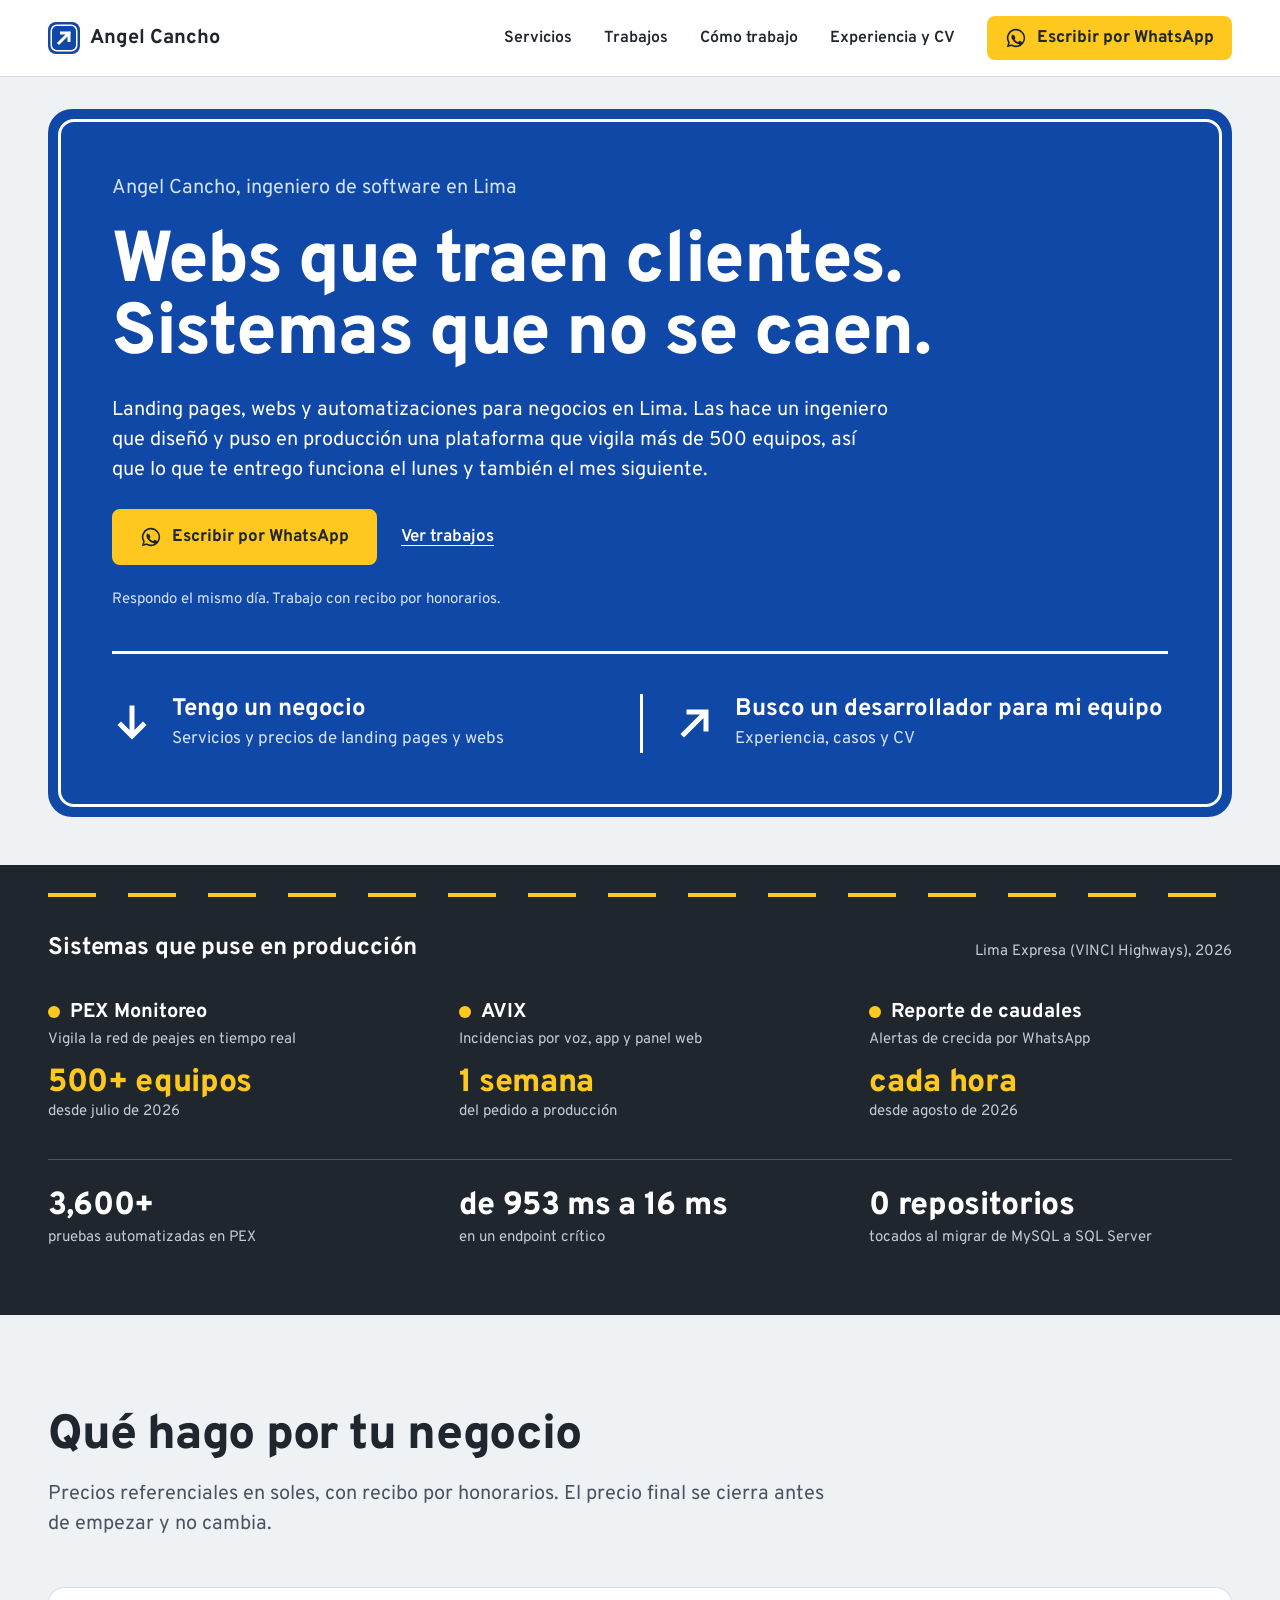
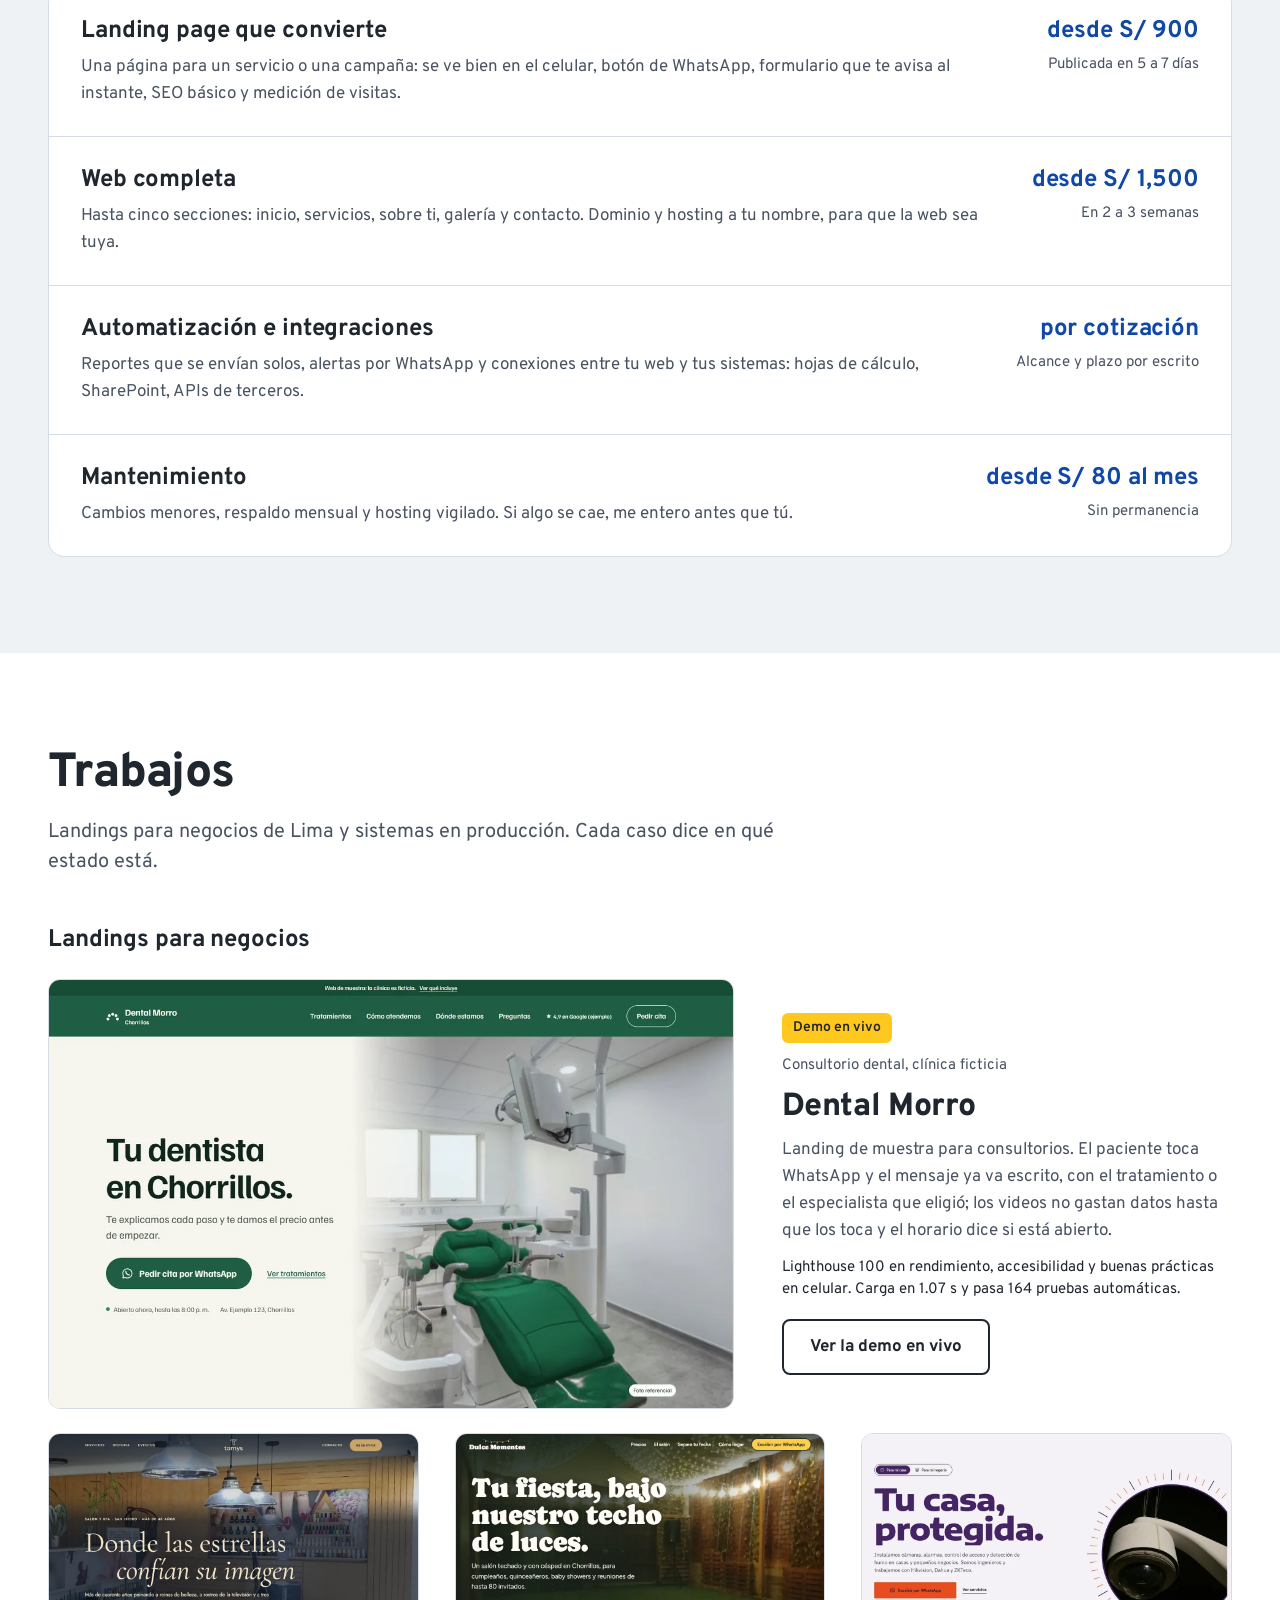
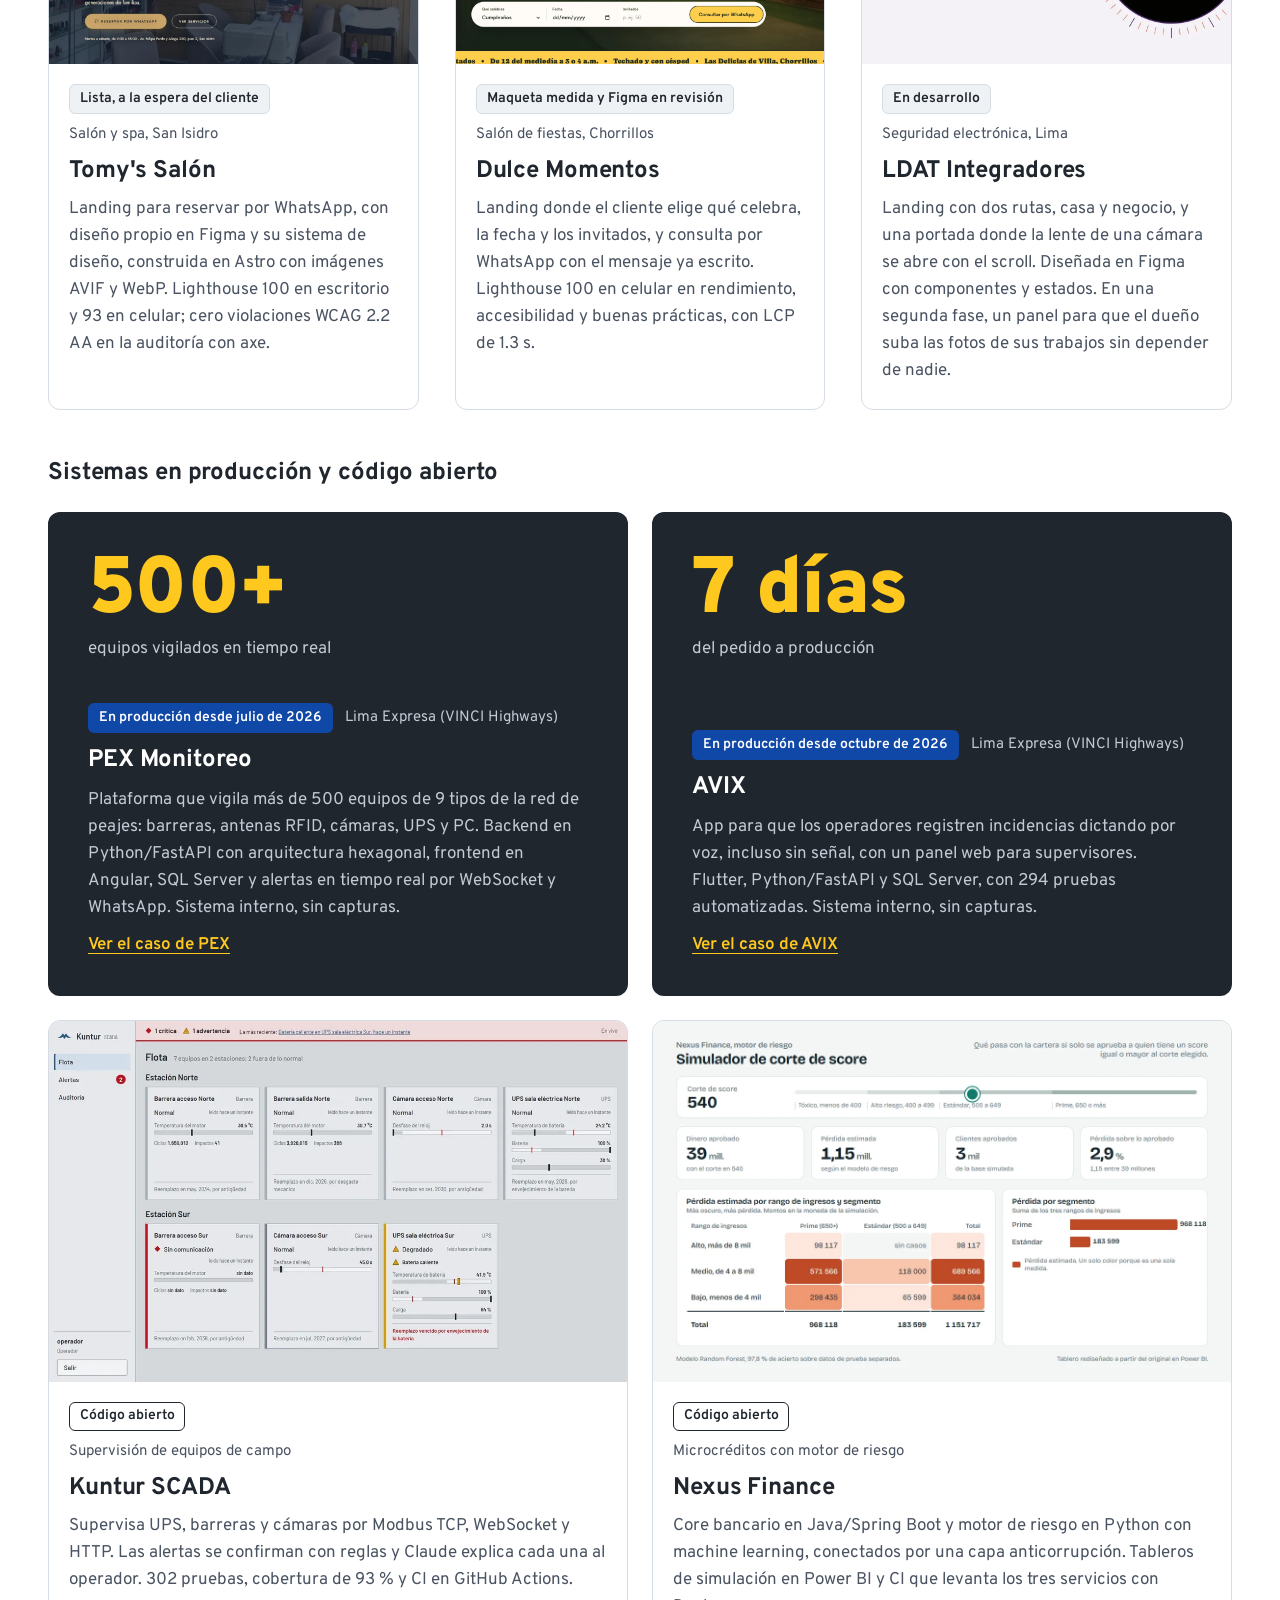
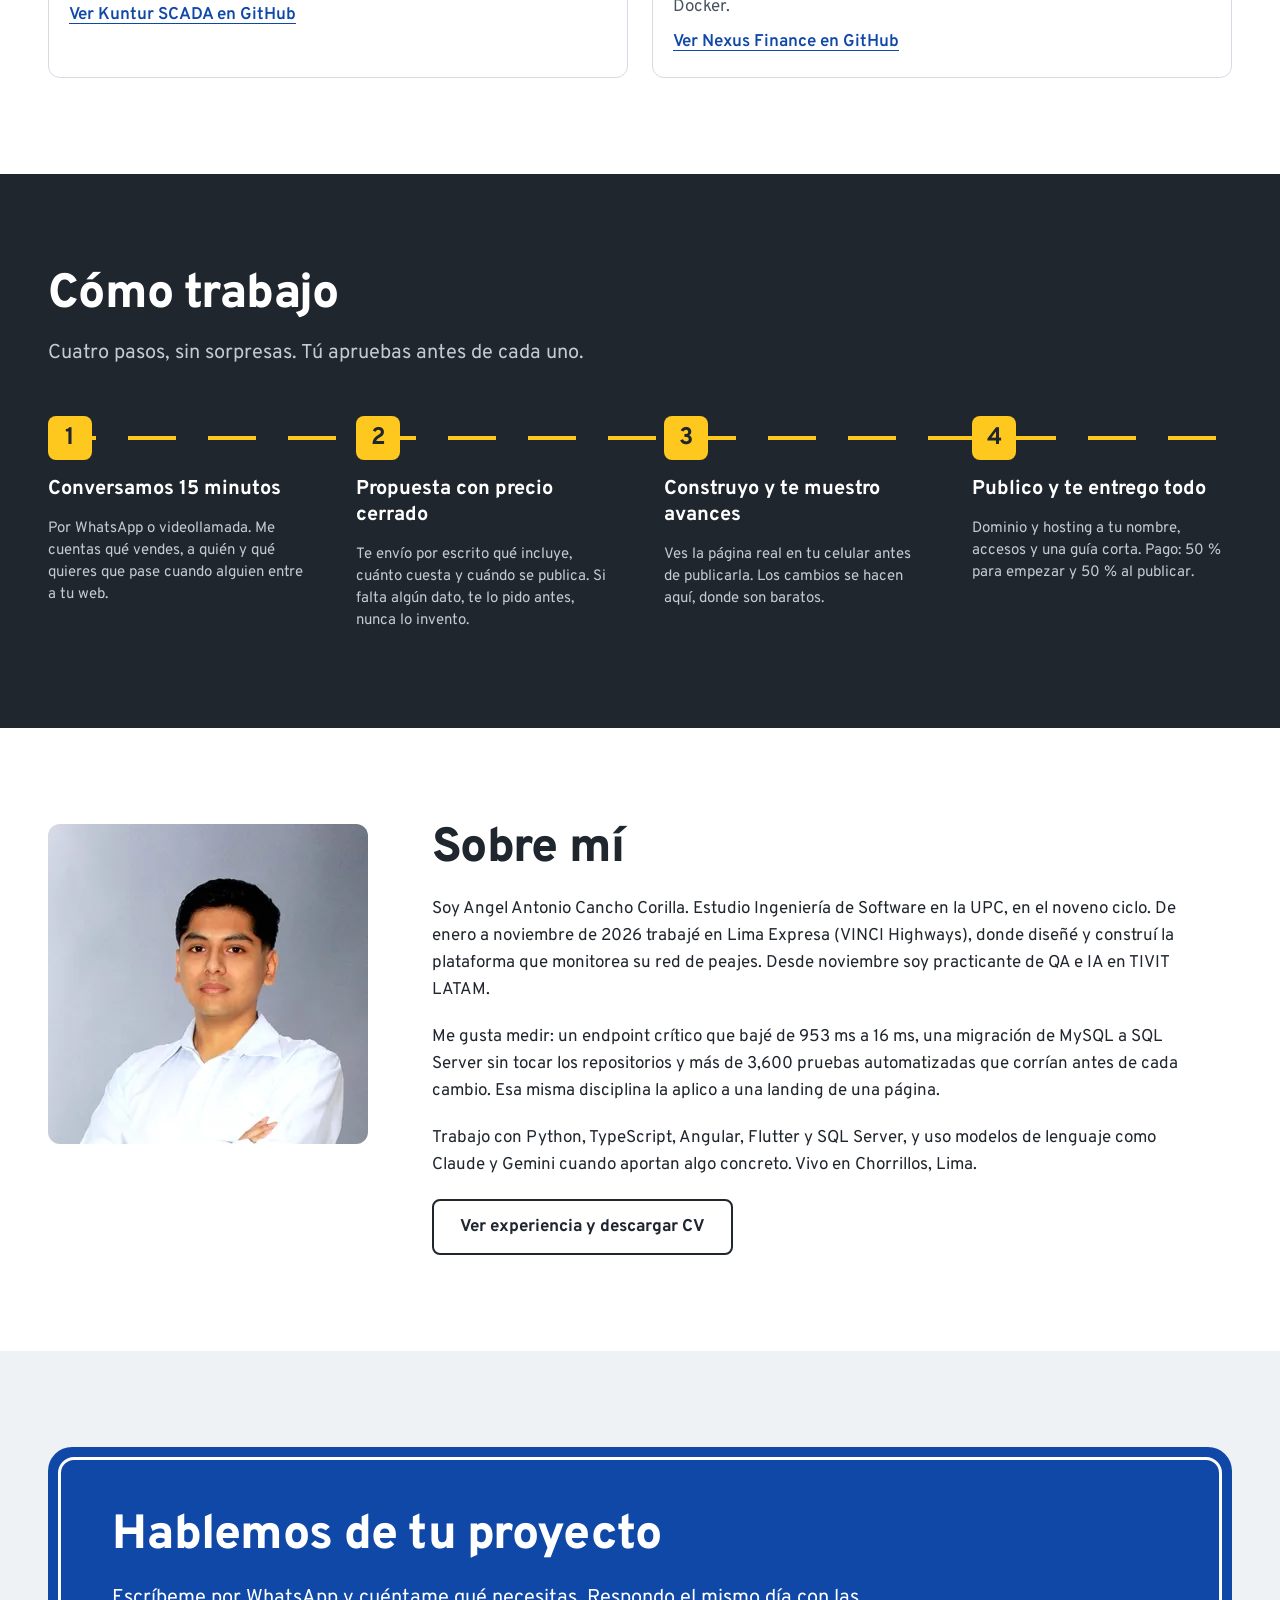
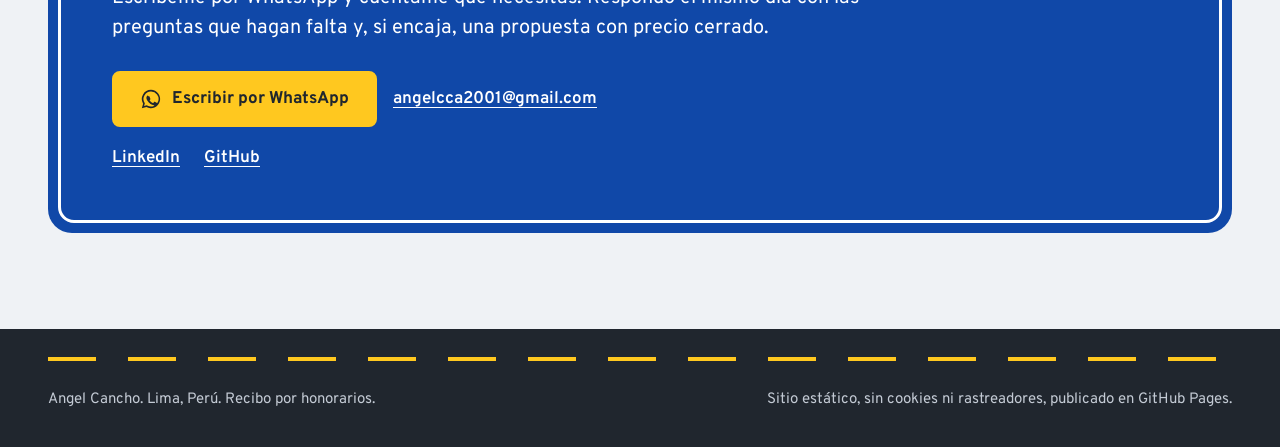
<file: index.html>
<!DOCTYPE html>
<html lang="es-PE">
<head>
  <meta charset="utf-8">
  <meta name="viewport" content="width=device-width, initial-scale=1">
  <title>Angel Cancho: landing pages y webs para negocios en Lima</title>
  <meta name="description" content="Landing pages, webs y automatizaciones para negocios en Lima, con precio cerrado. Las hace un ingeniero que puso en producción sistemas que vigilan 500+ equipos.">
  <link rel="canonical" href="https://angerlessdev.github.io/">
  <meta name="theme-color" content="#1048a8">
  <meta property="og:type" content="website">
  <meta property="og:locale" content="es_PE">
  <meta property="og:title" content="Angel Cancho: landing pages y webs para negocios en Lima">
  <meta property="og:description" content="Landing pages, webs y automatizaciones para negocios en Lima, con precio cerrado. Las hace un ingeniero que puso en producción sistemas que vigilan 500+ equipos.">
  <meta property="og:url" content="https://angerlessdev.github.io/">
  <meta property="og:image" content="https://angerlessdev.github.io/img/og.png">
  <meta property="og:image:width" content="1200">
  <meta property="og:image:height" content="630">
  <meta property="og:image:alt" content="Angel Cancho, ingeniero de software en Lima. Webs que traen clientes. Sistemas que no se caen.">
  <meta name="twitter:card" content="summary_large_image">
  <link rel="icon" href="/favicon.svg" type="image/svg+xml">
  <link rel="preload" href="/fonts/overpass-latin.woff2" as="font" type="font/woff2" crossorigin>
  <link rel="stylesheet" href="/styles.css">
  <script type="application/ld+json">
  {
    "@context": "https://schema.org",
    "@type": "Person",
    "name": "Angel Antonio Cancho Corilla",
    "alternateName": "Angel Cancho",
    "jobTitle": "Ingeniero de software",
    "url": "https://angerlessdev.github.io/",
    "email": "angelcca2001@gmail.com",
    "telephone": "+51993339301",
    "address": { "@type": "PostalAddress", "addressLocality": "Lima", "addressCountry": "PE" },
    "sameAs": ["https://www.linkedin.com/in/angel-cancho", "https://github.com/angerlessdev"],
    "knowsAbout": ["Python", "FastAPI", "Angular", "SQL Server", "Flutter", "Landing pages", "Automatización"]
  }
  </script>
</head>
<body class="con-barra">
  <a class="saltar" href="#contenido">Saltar al contenido</a>

  <header class="cabecera">
    <div class="contenedor cabecera__fila">
      <a class="marca" href="/" aria-label="Angel Cancho, inicio"><svg viewBox="0 0 32 32" aria-hidden="true" focusable="false"><rect width="32" height="32" rx="8" fill="#1048a8"/><rect x="3.25" y="3.25" width="25.5" height="25.5" rx="5.5" fill="none" stroke="#fff" stroke-width="1.5"/><path d="M11 21 21 11M13.5 11H21v7.5" fill="none" stroke="#fff" stroke-width="3" stroke-linecap="square"/></svg><span>Angel Cancho</span></a>
      <nav class="nav" aria-label="Principal">
        <a href="#servicios">Servicios</a>
        <a href="#trabajos">Trabajos</a>
        <a class="nav__opcional" href="#proceso">Cómo trabajo</a>
        <a href="/experiencia/">Experiencia y CV</a>
      </nav>
      <a class="boton boton--primario boton--chico cabecera__boton" href="https://wa.me/51993339301?text=Hola%20Angel%2C%20vi%20tu%20web%20y%20quiero%20conversar%20sobre%20un%20proyecto." target="_blank" rel="noopener"><svg viewBox="0 0 24 24" aria-hidden="true" focusable="false"><path d="M12 2a10 10 0 0 0-8.6 15.1L2 22l5-1.3A10 10 0 1 0 12 2Zm0 1.8a8.2 8.2 0 1 1-4.2 15.2l-.3-.2-3 .8.8-2.9-.2-.3A8.2 8.2 0 0 1 12 3.8Zm-3.3 4.4c-.2 0-.5 0-.7.3-.3.3-1 1-1 2.4s1 2.8 1.2 3c.1.2 2 3.2 5 4.3 2.4 1 2.9.8 3.4.7.5 0 1.7-.7 1.9-1.3.2-.7.2-1.2.2-1.3-.1-.1-.3-.2-.6-.3l-2-1c-.3-.1-.5-.2-.7.2l-.9 1.1c-.2.2-.3.2-.6.1a6.7 6.7 0 0 1-3.3-2.9c-.3-.4.2-.4.7-1.3.1-.2 0-.4 0-.5l-.9-2.2c-.2-.6-.5-.5-.7-.5h-.6Z"/></svg><span class="ancho">Escribir por WhatsApp</span><span class="angosto">WhatsApp</span><span class="oculto"> (se abre en otra pestaña)</span></a>
    </div>
  </header>

  <main id="contenido">
    <section class="portada" id="inicio" aria-labelledby="titular">
      <div class="portada__marco">
        <div class="senal sobre-oscuro">
          <div class="senal__borde">
            <p class="portada__quien">Angel Cancho, ingeniero de software en Lima</p>
            <h1 class="titular" id="titular"><span>Webs que traen clientes.</span> <span>Sistemas que no se caen.</span></h1>
            <p class="portada__bajada">Landing pages, webs y automatizaciones para negocios en Lima. Las hace un ingeniero que diseñó y puso en producción una plataforma que vigila más de 500 equipos, así que lo que te entrego funciona el lunes y también el mes siguiente.</p>
            <div class="portada__acciones">
              <a class="boton boton--primario boton--lleno" href="https://wa.me/51993339301?text=Hola%20Angel%2C%20vi%20tu%20web%20y%20quiero%20conversar%20sobre%20un%20proyecto." target="_blank" rel="noopener"><svg viewBox="0 0 24 24" aria-hidden="true" focusable="false"><path d="M12 2a10 10 0 0 0-8.6 15.1L2 22l5-1.3A10 10 0 1 0 12 2Zm0 1.8a8.2 8.2 0 1 1-4.2 15.2l-.3-.2-3 .8.8-2.9-.2-.3A8.2 8.2 0 0 1 12 3.8Zm-3.3 4.4c-.2 0-.5 0-.7.3-.3.3-1 1-1 2.4s1 2.8 1.2 3c.1.2 2 3.2 5 4.3 2.4 1 2.9.8 3.4.7.5 0 1.7-.7 1.9-1.3.2-.7.2-1.2.2-1.3-.1-.1-.3-.2-.6-.3l-2-1c-.3-.1-.5-.2-.7.2l-.9 1.1c-.2.2-.3.2-.6.1a6.7 6.7 0 0 1-3.3-2.9c-.3-.4.2-.4.7-1.3.1-.2 0-.4 0-.5l-.9-2.2c-.2-.6-.5-.5-.7-.5h-.6Z"/></svg>Escribir por WhatsApp<span class="oculto"> (se abre en otra pestaña)</span></a>
              <a class="enlace" href="#trabajos">Ver trabajos</a>
            </div>
            <p class="portada__nota chico">Respondo el mismo día. Trabajo con recibo por honorarios.</p>
            <nav class="salidas" aria-label="Elige tu camino">
              <a class="salida" href="#servicios"><svg viewBox="0 0 40 40" aria-hidden="true" focusable="false"><path d="M20 5v27M9 22l11 11 11-11" fill="none" stroke="currentColor" stroke-width="5" stroke-linecap="square"/></svg><span><span class="salida__titulo">Tengo un negocio</span><span class="salida__sub">Servicios y precios de landing pages y webs</span></span></a>
              <a class="salida" href="/experiencia/"><svg viewBox="0 0 40 40" aria-hidden="true" focusable="false"><path d="M9 31 30 10M14 9h17v17" fill="none" stroke="currentColor" stroke-width="5" stroke-linecap="square"/></svg><span><span class="salida__titulo">Busco un desarrollador para mi equipo</span><span class="salida__sub">Experiencia, casos y CV</span></span></a>
            </nav>
          </div>
        </div>
      </div>
    </section>

    <section class="tablero sobre-oscuro" aria-labelledby="t-sistemas">
      <div class="contenedor">
        <div class="carril" aria-hidden="true"></div>
        <div class="tablero__titulo">
          <h2 class="subtitulo" id="t-sistemas">Sistemas que puse en producción</h2>
          <span class="chico">Lima Expresa (VINCI Highways), 2026</span>
        </div>
        <ul class="sistemas">
          <li class="sistema">
            <h3 class="sistema__nombre"><span class="luz" aria-hidden="true"></span>PEX Monitoreo</h3>
            <p class="sistema__desc chico">Vigila la red de peajes en tiempo real</p>
            <p class="sistema__cifra"><strong>500+ equipos</strong> <span class="chico">desde julio de 2026</span></p>
          </li>
          <li class="sistema">
            <h3 class="sistema__nombre"><span class="luz" aria-hidden="true"></span>AVIX</h3>
            <p class="sistema__desc chico">Incidencias por voz, app y panel web</p>
            <p class="sistema__cifra"><strong>1 semana</strong> <span class="chico">del pedido a producción</span></p>
          </li>
          <li class="sistema">
            <h3 class="sistema__nombre"><span class="luz" aria-hidden="true"></span>Reporte de caudales</h3>
            <p class="sistema__desc chico">Alertas de crecida por WhatsApp</p>
            <p class="sistema__cifra"><strong>cada hora</strong> <span class="chico">desde agosto de 2026</span></p>
          </li>
        </ul>
        <ul class="medidas">
          <li class="medida"><strong>3,600+</strong> <span class="chico">pruebas automatizadas en PEX</span></li>
          <li class="medida"><strong>de 953&nbsp;ms a 16&nbsp;ms</strong> <span class="chico">en un endpoint crítico</span></li>
          <li class="medida"><strong>0 repositorios</strong> <span class="chico">tocados al migrar de MySQL a SQL Server</span></li>
        </ul>
      </div>
    </section>

    <section class="seccion seccion--concreto" id="servicios" aria-labelledby="t-servicios">
      <div class="contenedor">
        <div class="seccion__cabeza">
          <h2 class="titulo" id="t-servicios">Qué hago por tu negocio</h2>
          <p class="bajada">Precios referenciales en soles, con recibo por honorarios. El precio final se cierra antes de empezar y no cambia.</p>
        </div>
        <ul class="tarifario">
          <li class="tarifa">
            <h3 class="tarifa__nombre">Landing page que convierte</h3>
            <p class="tarifa__precio">desde S/&nbsp;900</p>
            <p class="tarifa__desc">Una página para un servicio o una campaña: se ve bien en el celular, botón de WhatsApp, formulario que te avisa al instante, SEO básico y medición de visitas.</p>
            <p class="tarifa__plazo chico">Publicada en 5 a 7 días</p>
          </li>
          <li class="tarifa">
            <h3 class="tarifa__nombre">Web completa</h3>
            <p class="tarifa__precio">desde S/&nbsp;1,500</p>
            <p class="tarifa__desc">Hasta cinco secciones: inicio, servicios, sobre ti, galería y contacto. Dominio y hosting a tu nombre, para que la web sea tuya.</p>
            <p class="tarifa__plazo chico">En 2 a 3 semanas</p>
          </li>
          <li class="tarifa">
            <h3 class="tarifa__nombre">Automatización e integraciones</h3>
            <p class="tarifa__precio">por cotización</p>
            <p class="tarifa__desc">Reportes que se envían solos, alertas por WhatsApp y conexiones entre tu web y tus sistemas: hojas de cálculo, SharePoint, APIs de terceros.</p>
            <p class="tarifa__plazo chico">Alcance y plazo por escrito</p>
          </li>
          <li class="tarifa">
            <h3 class="tarifa__nombre">Mantenimiento</h3>
            <p class="tarifa__precio">desde S/&nbsp;80 al mes</p>
            <p class="tarifa__desc">Cambios menores, respaldo mensual y hosting vigilado. Si algo se cae, me entero antes que tú.</p>
            <p class="tarifa__plazo chico">Sin permanencia</p>
          </li>
        </ul>
      </div>
    </section>

    <section class="seccion" id="trabajos" aria-labelledby="t-trabajos">
      <div class="contenedor">
        <div class="seccion__cabeza">
          <h2 class="titulo" id="t-trabajos">Trabajos</h2>
          <p class="bajada">Landings para negocios de Lima y sistemas en producción. Cada caso dice en qué estado está.</p>
        </div>
        <div class="grupo">
          <h3 class="subtitulo grupo__titulo">Landings para negocios</h3>
          <article class="destacado">
            <div class="marco-img"><img src="/img/caso-dental-morro.webp" width="1200" height="750" alt="Portada de la demo Dental Morro: el titular «Tu dentista en Chorrillos», el botón «Pedir cita por WhatsApp» y la foto de un consultorio con un sillón verde." loading="lazy" decoding="async"></div>
            <div class="destacado__texto">
              <span class="estado estado--demo">Demo en vivo</span>
              <p class="chico suave">Consultorio dental, clínica ficticia</p>
              <h4 class="destacado__nombre">Dental Morro</h4>
              <p class="suave">Landing de muestra para consultorios. El paciente toca WhatsApp y el mensaje ya va escrito, con el tratamiento o el especialista que eligió; los videos no gastan datos hasta que los toca y el horario dice si está abierto.</p>
              <p class="destacado__medida chico">Lighthouse 100 en rendimiento, accesibilidad y buenas prácticas en celular. Carga en 1.07&nbsp;s y pasa 164 pruebas automáticas.</p>
              <a class="boton boton--secundario boton--lleno" href="/demo-dental/">Ver la demo en vivo</a>
            </div>
          </article>
          <ul class="tarjetas tarjetas--3">
            <li class="trabajo">
              <img src="/img/caso-tomys.webp" width="1200" height="750" alt="Portada de la landing de Tomy's Salón: foto del salón con el titular «Donde las estrellas confían su imagen» y el botón «Reservar por WhatsApp»." loading="lazy" decoding="async">
              <div class="trabajo__cuerpo">
                <span class="estado estado--curso">Lista, a la espera del cliente</span>
                <p class="chico suave">Salón y spa, San Isidro</p>
                <h4 class="subtitulo">Tomy's Salón</h4>
                <p class="trabajo__texto">Landing para reservar por WhatsApp, con diseño propio en Figma y su sistema de diseño, construida en Astro con imágenes AVIF y WebP. Lighthouse 100 en escritorio y 93 en celular; cero violaciones WCAG 2.2 AA en la auditoría con axe.</p>
              </div>
            </li>
            <li class="trabajo">
              <img src="/img/caso-dulce-momentos.webp" width="1200" height="750" alt="Portada de la landing de Dulce Momentos: el salón de fiestas con techo de luces, el titular «Tu fiesta, bajo nuestro techo de luces» y un formulario para consultar la fecha por WhatsApp." loading="lazy" decoding="async">
              <div class="trabajo__cuerpo">
                <span class="estado estado--curso">Maqueta medida y Figma en revisión</span>
                <p class="chico suave">Salón de fiestas, Chorrillos</p>
                <h4 class="subtitulo">Dulce Momentos</h4>
                <p class="trabajo__texto">Landing donde el cliente elige qué celebra, la fecha y los invitados, y consulta por WhatsApp con el mensaje ya escrito. Lighthouse 100 en celular en rendimiento, accesibilidad y buenas prácticas, con LCP de 1.3&nbsp;s.</p>
              </div>
            </li>
            <li class="trabajo">
              <img src="/img/caso-ldat.webp" width="1200" height="750" alt="Portada de la landing de LDAT Integradores: el titular «Tu casa, protegida», un selector para casa o negocio, el botón «Escribir por WhatsApp» y una cámara de seguridad dentro de la lente." loading="lazy" decoding="async">
              <div class="trabajo__cuerpo">
                <span class="estado estado--curso">En desarrollo</span>
                <p class="chico suave">Seguridad electrónica, Lima</p>
                <h4 class="subtitulo">LDAT Integradores</h4>
                <p class="trabajo__texto">Landing con dos rutas, casa y negocio, y una portada donde la lente de una cámara se abre con el scroll. Diseñada en Figma con componentes y estados. En una segunda fase, un panel para que el dueño suba las fotos de sus trabajos sin depender de nadie.</p>
              </div>
            </li>
          </ul>
        </div>
        <div class="grupo">
          <h3 class="subtitulo grupo__titulo">Sistemas en producción y código abierto</h3>
          <div class="casos">
            <article class="caso sobre-oscuro">
              <div>
                <p class="caso__cifra">500+</p>
                <p class="caso__leyenda">equipos vigilados en tiempo real</p>
              </div>
              <div class="caso__ficha">
                <p class="caso__estado"><span class="estado estado--produccion">En producción desde julio de 2026</span> <span class="caso__cliente chico">Lima Expresa (VINCI Highways)</span></p>
                <h4 class="subtitulo">PEX Monitoreo</h4>
                <p class="caso__texto">Plataforma que vigila más de 500 equipos de 9 tipos de la red de peajes: barreras, antenas RFID, cámaras, UPS y PC. Backend en Python/FastAPI con arquitectura hexagonal, frontend en Angular, SQL Server y alertas en tiempo real por WebSocket y WhatsApp. Sistema interno, sin capturas.</p>
                <a class="enlace" href="/casos/pex/">Ver el caso de PEX</a>
              </div>
            </article>
            <article class="caso sobre-oscuro">
              <div>
                <p class="caso__cifra">7 días</p>
                <p class="caso__leyenda">del pedido a producción</p>
              </div>
              <div class="caso__ficha">
                <p class="caso__estado"><span class="estado estado--produccion">En producción desde octubre de 2026</span> <span class="caso__cliente chico">Lima Expresa (VINCI Highways)</span></p>
                <h4 class="subtitulo">AVIX</h4>
                <p class="caso__texto">App para que los operadores registren incidencias dictando por voz, incluso sin señal, con un panel web para supervisores. Flutter, Python/FastAPI y SQL Server, con 294 pruebas automatizadas. Sistema interno, sin capturas.</p>
                <a class="enlace" href="/casos/avix/">Ver el caso de AVIX</a>
              </div>
            </article>
          </div>
          <ul class="tarjetas">
            <li class="trabajo">
              <img src="/img/caso-kuntur.webp" width="1080" height="675" alt="Pantalla de flota de Kuntur SCADA: tarjetas de barreras, cámaras y UPS con su estado, temperatura y fecha estimada de reemplazo." loading="lazy" decoding="async">
              <div class="trabajo__cuerpo">
                <span class="estado estado--abierto">Código abierto</span>
                <p class="chico suave">Supervisión de equipos de campo</p>
                <h4 class="subtitulo">Kuntur SCADA</h4>
                <p class="trabajo__texto">Supervisa UPS, barreras y cámaras por Modbus TCP, WebSocket y HTTP. Las alertas se confirman con reglas y Claude explica cada una al operador. 302 pruebas, cobertura de 93&nbsp;% y CI en GitHub Actions.</p>
                <a class="enlace" href="https://github.com/angerlessdev/kuntur-scada" target="_blank" rel="noopener">Ver Kuntur SCADA en GitHub<span class="oculto"> (se abre en otra pestaña)</span></a>
              </div>
            </li>
            <li class="trabajo">
              <img src="/img/caso-nexus.webp" width="1200" height="750" alt="Tablero del simulador de corte de score de Nexus Finance: con el corte en 540, 39 millones aprobados, 1,15 millones de pérdida estimada y 3 mil clientes, más la matriz de pérdida por rango de ingresos y segmento." loading="lazy" decoding="async">
              <div class="trabajo__cuerpo">
                <span class="estado estado--abierto">Código abierto</span>
                <p class="chico suave">Microcréditos con motor de riesgo</p>
                <h4 class="subtitulo">Nexus Finance</h4>
                <p class="trabajo__texto">Core bancario en Java/Spring Boot y motor de riesgo en Python con machine learning, conectados por una capa anticorrupción. Tableros de simulación en Power BI y CI que levanta los tres servicios con Docker.</p>
                <a class="enlace" href="https://github.com/nexus-fintech/nexus-finance-platform" target="_blank" rel="noopener">Ver Nexus Finance en GitHub<span class="oculto"> (se abre en otra pestaña)</span></a>
              </div>
            </li>
          </ul>
        </div>
      </div>
    </section>

    <section class="seccion seccion--asfalto sobre-oscuro" id="proceso" aria-labelledby="t-proceso">
      <div class="contenedor">
        <div class="seccion__cabeza">
          <h2 class="titulo" id="t-proceso">Cómo trabajo</h2>
          <p class="bajada">Cuatro pasos, sin sorpresas. Tú apruebas antes de cada uno.</p>
        </div>
        <ol class="pasos">
          <li class="paso">
            <span class="paso__placa" aria-hidden="true">1</span>
            <h3 class="paso__titulo">Conversamos 15 minutos</h3>
            <p class="paso__texto chico">Por WhatsApp o videollamada. Me cuentas qué vendes, a quién y qué quieres que pase cuando alguien entre a tu web.</p>
          </li>
          <li class="paso">
            <span class="paso__placa" aria-hidden="true">2</span>
            <h3 class="paso__titulo">Propuesta con precio cerrado</h3>
            <p class="paso__texto chico">Te envío por escrito qué incluye, cuánto cuesta y cuándo se publica. Si falta algún dato, te lo pido antes, nunca lo invento.</p>
          </li>
          <li class="paso">
            <span class="paso__placa" aria-hidden="true">3</span>
            <h3 class="paso__titulo">Construyo y te muestro avances</h3>
            <p class="paso__texto chico">Ves la página real en tu celular antes de publicarla. Los cambios se hacen aquí, donde son baratos.</p>
          </li>
          <li class="paso">
            <span class="paso__placa" aria-hidden="true">4</span>
            <h3 class="paso__titulo">Publico y te entrego todo</h3>
            <p class="paso__texto chico">Dominio y hosting a tu nombre, accesos y una guía corta. Pago: 50&nbsp;% para empezar y 50&nbsp;% al publicar.</p>
          </li>
        </ol>
      </div>
    </section>

    <section class="seccion" id="sobre-mi" aria-labelledby="t-sobre">
      <div class="contenedor sobre">
        <img class="sobre__foto" src="/img/angel-640.webp" srcset="/img/angel-320.webp 320w, /img/angel-640.webp 640w" sizes="(min-width: 68.75em) 320px, (min-width: 48em) 240px, 160px" width="640" height="640" alt="Angel Cancho, de brazos cruzados y camisa blanca." loading="lazy" decoding="async">
        <div class="sobre__texto">
          <h2 class="titulo" id="t-sobre">Sobre mí</h2>
          <p>Soy Angel Antonio Cancho Corilla. Estudio Ingeniería de Software en la UPC, en el noveno ciclo. De enero a noviembre de 2026 trabajé en Lima Expresa (VINCI Highways), donde diseñé y construí la plataforma que monitorea su red de peajes. Desde noviembre soy practicante de QA e IA en TIVIT LATAM.</p>
          <p>Me gusta medir: un endpoint crítico que bajé de 953&nbsp;ms a 16&nbsp;ms, una migración de MySQL a SQL Server sin tocar los repositorios y más de 3,600 pruebas automatizadas que corrían antes de cada cambio. Esa misma disciplina la aplico a una landing de una página.</p>
          <p>Trabajo con Python, TypeScript, Angular, Flutter y SQL Server, y uso modelos de lenguaje como Claude y Gemini cuando aportan algo concreto. Vivo en Chorrillos, Lima.</p>
          <a class="boton boton--secundario boton--lleno" href="/experiencia/">Ver experiencia y descargar CV</a>
        </div>
      </div>
    </section>

    <section class="cierre" id="contacto" aria-labelledby="t-contacto">
      <div class="portada__marco">
        <div class="senal senal--cierre sobre-oscuro">
          <div class="senal__borde">
            <div class="cierre__texto">
              <h2 class="titulo" id="t-contacto">Hablemos de tu proyecto</h2>
              <p>Escríbeme por WhatsApp y cuéntame qué necesitas. Respondo el mismo día con las preguntas que hagan falta y, si encaja, una propuesta con precio cerrado.</p>
              <div class="cierre__acciones">
                <a class="boton boton--primario boton--lleno" href="https://wa.me/51993339301?text=Hola%20Angel%2C%20vi%20tu%20web%20y%20quiero%20conversar%20sobre%20un%20proyecto." target="_blank" rel="noopener"><svg viewBox="0 0 24 24" aria-hidden="true" focusable="false"><path d="M12 2a10 10 0 0 0-8.6 15.1L2 22l5-1.3A10 10 0 1 0 12 2Zm0 1.8a8.2 8.2 0 1 1-4.2 15.2l-.3-.2-3 .8.8-2.9-.2-.3A8.2 8.2 0 0 1 12 3.8Zm-3.3 4.4c-.2 0-.5 0-.7.3-.3.3-1 1-1 2.4s1 2.8 1.2 3c.1.2 2 3.2 5 4.3 2.4 1 2.9.8 3.4.7.5 0 1.7-.7 1.9-1.3.2-.7.2-1.2.2-1.3-.1-.1-.3-.2-.6-.3l-2-1c-.3-.1-.5-.2-.7.2l-.9 1.1c-.2.2-.3.2-.6.1a6.7 6.7 0 0 1-3.3-2.9c-.3-.4.2-.4.7-1.3.1-.2 0-.4 0-.5l-.9-2.2c-.2-.6-.5-.5-.7-.5h-.6Z"/></svg>Escribir por WhatsApp<span class="oculto"> (se abre en otra pestaña)</span></a>
                <a class="enlace" href="mailto:angelcca2001@gmail.com">angelcca2001@gmail.com</a>
              </div>
              <div class="cierre__redes">
                <a class="enlace" href="https://www.linkedin.com/in/angel-cancho" target="_blank" rel="noopener">LinkedIn<span class="oculto"> (se abre en otra pestaña)</span></a>
                <a class="enlace" href="https://github.com/angerlessdev" target="_blank" rel="noopener">GitHub<span class="oculto"> (se abre en otra pestaña)</span></a>
              </div>
            </div>
          </div>
        </div>
      </div>
    </section>
  </main>

  <footer class="pie">
    <div class="contenedor">
      <div class="carril" aria-hidden="true"></div>
      <div class="pie__textos chico">
        <p>Angel Cancho. Lima, Perú. Recibo por honorarios.</p>
        <p>Sitio estático, sin cookies ni rastreadores, publicado en GitHub Pages.</p>
      </div>
    </div>
  </footer>

  <div class="barra" hidden>
    <a class="boton boton--primario boton--lleno" href="https://wa.me/51993339301?text=Hola%20Angel%2C%20vi%20tu%20web%20y%20quiero%20conversar%20sobre%20un%20proyecto." target="_blank" rel="noopener"><svg viewBox="0 0 24 24" aria-hidden="true" focusable="false"><path d="M12 2a10 10 0 0 0-8.6 15.1L2 22l5-1.3A10 10 0 1 0 12 2Zm0 1.8a8.2 8.2 0 1 1-4.2 15.2l-.3-.2-3 .8.8-2.9-.2-.3A8.2 8.2 0 0 1 12 3.8Zm-3.3 4.4c-.2 0-.5 0-.7.3-.3.3-1 1-1 2.4s1 2.8 1.2 3c.1.2 2 3.2 5 4.3 2.4 1 2.9.8 3.4.7.5 0 1.7-.7 1.9-1.3.2-.7.2-1.2.2-1.3-.1-.1-.3-.2-.6-.3l-2-1c-.3-.1-.5-.2-.7.2l-.9 1.1c-.2.2-.3.2-.6.1a6.7 6.7 0 0 1-3.3-2.9c-.3-.4.2-.4.7-1.3.1-.2 0-.4 0-.5l-.9-2.2c-.2-.6-.5-.5-.7-.5h-.6Z"/></svg>Escribir por WhatsApp<span class="oculto"> (se abre en otra pestaña)</span></a>
  </div>
  <script src="/main.js" defer></script>
</body>
</html>
</file>
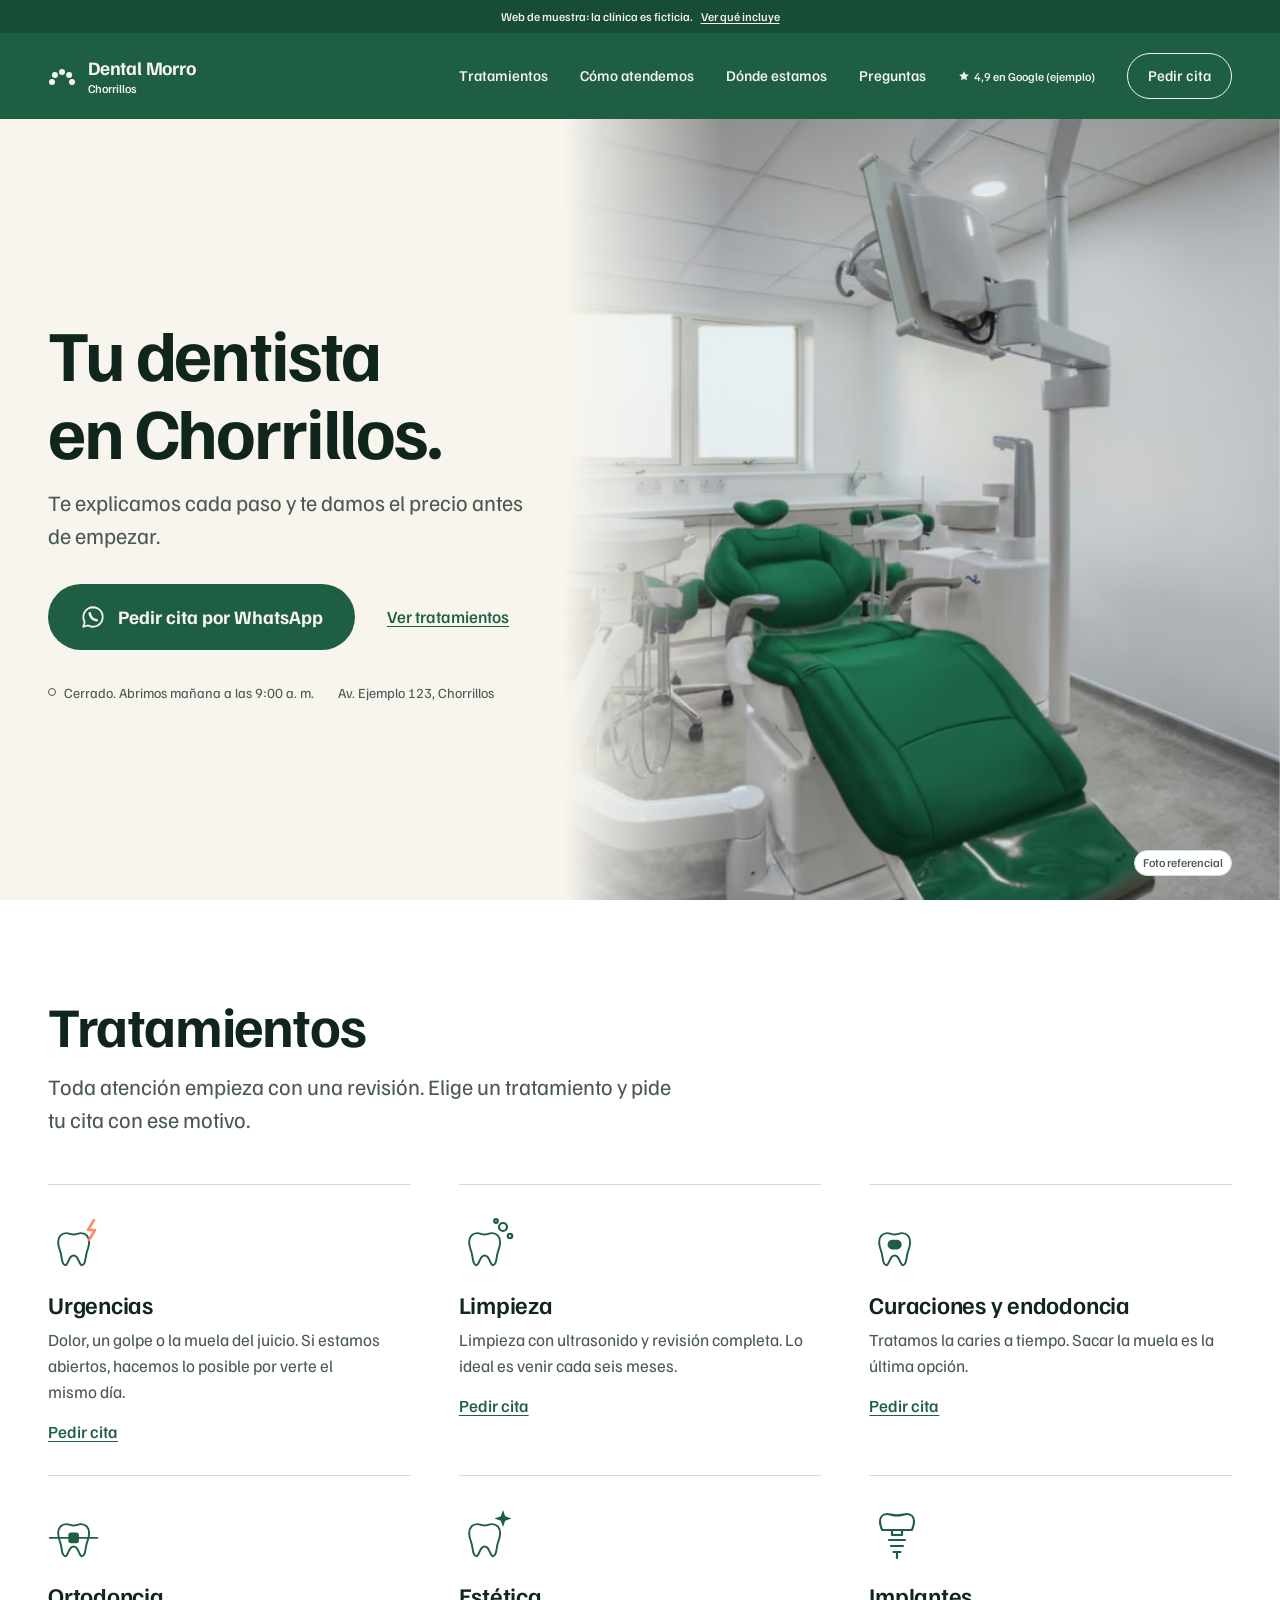
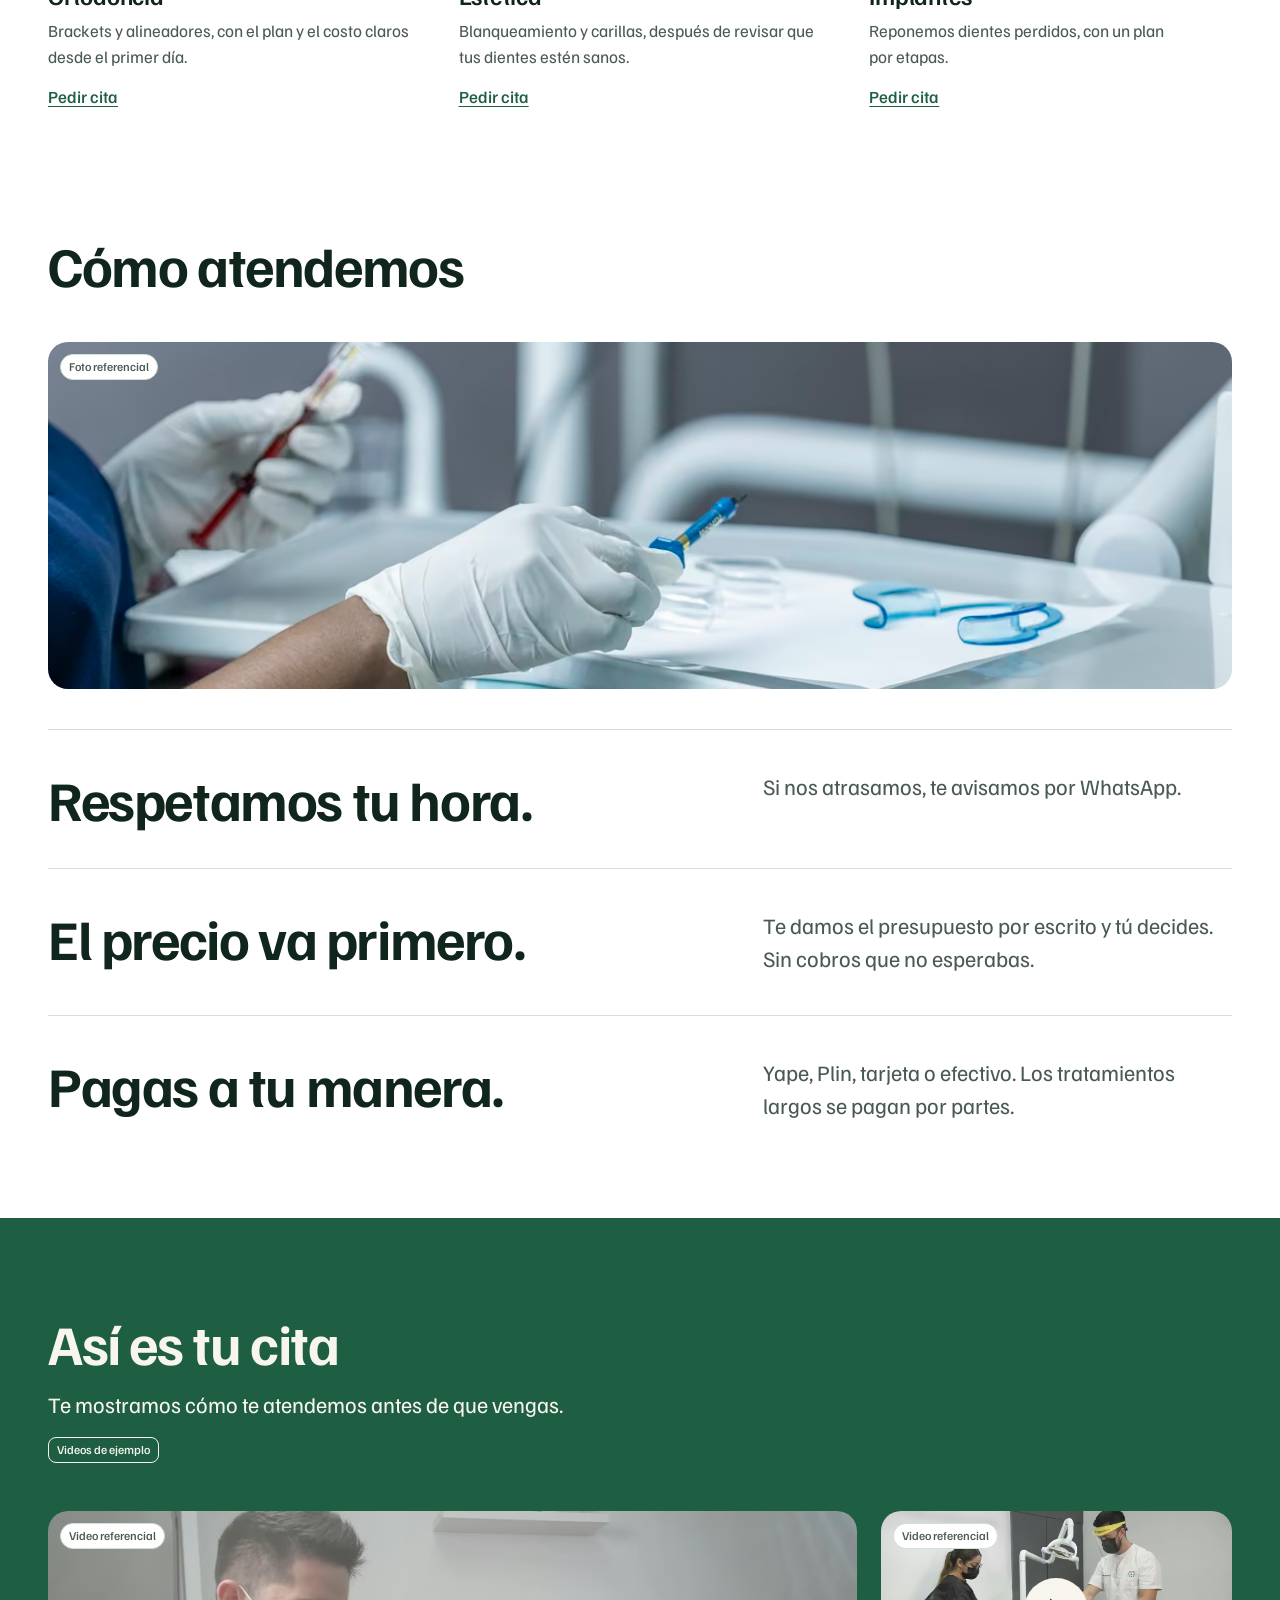
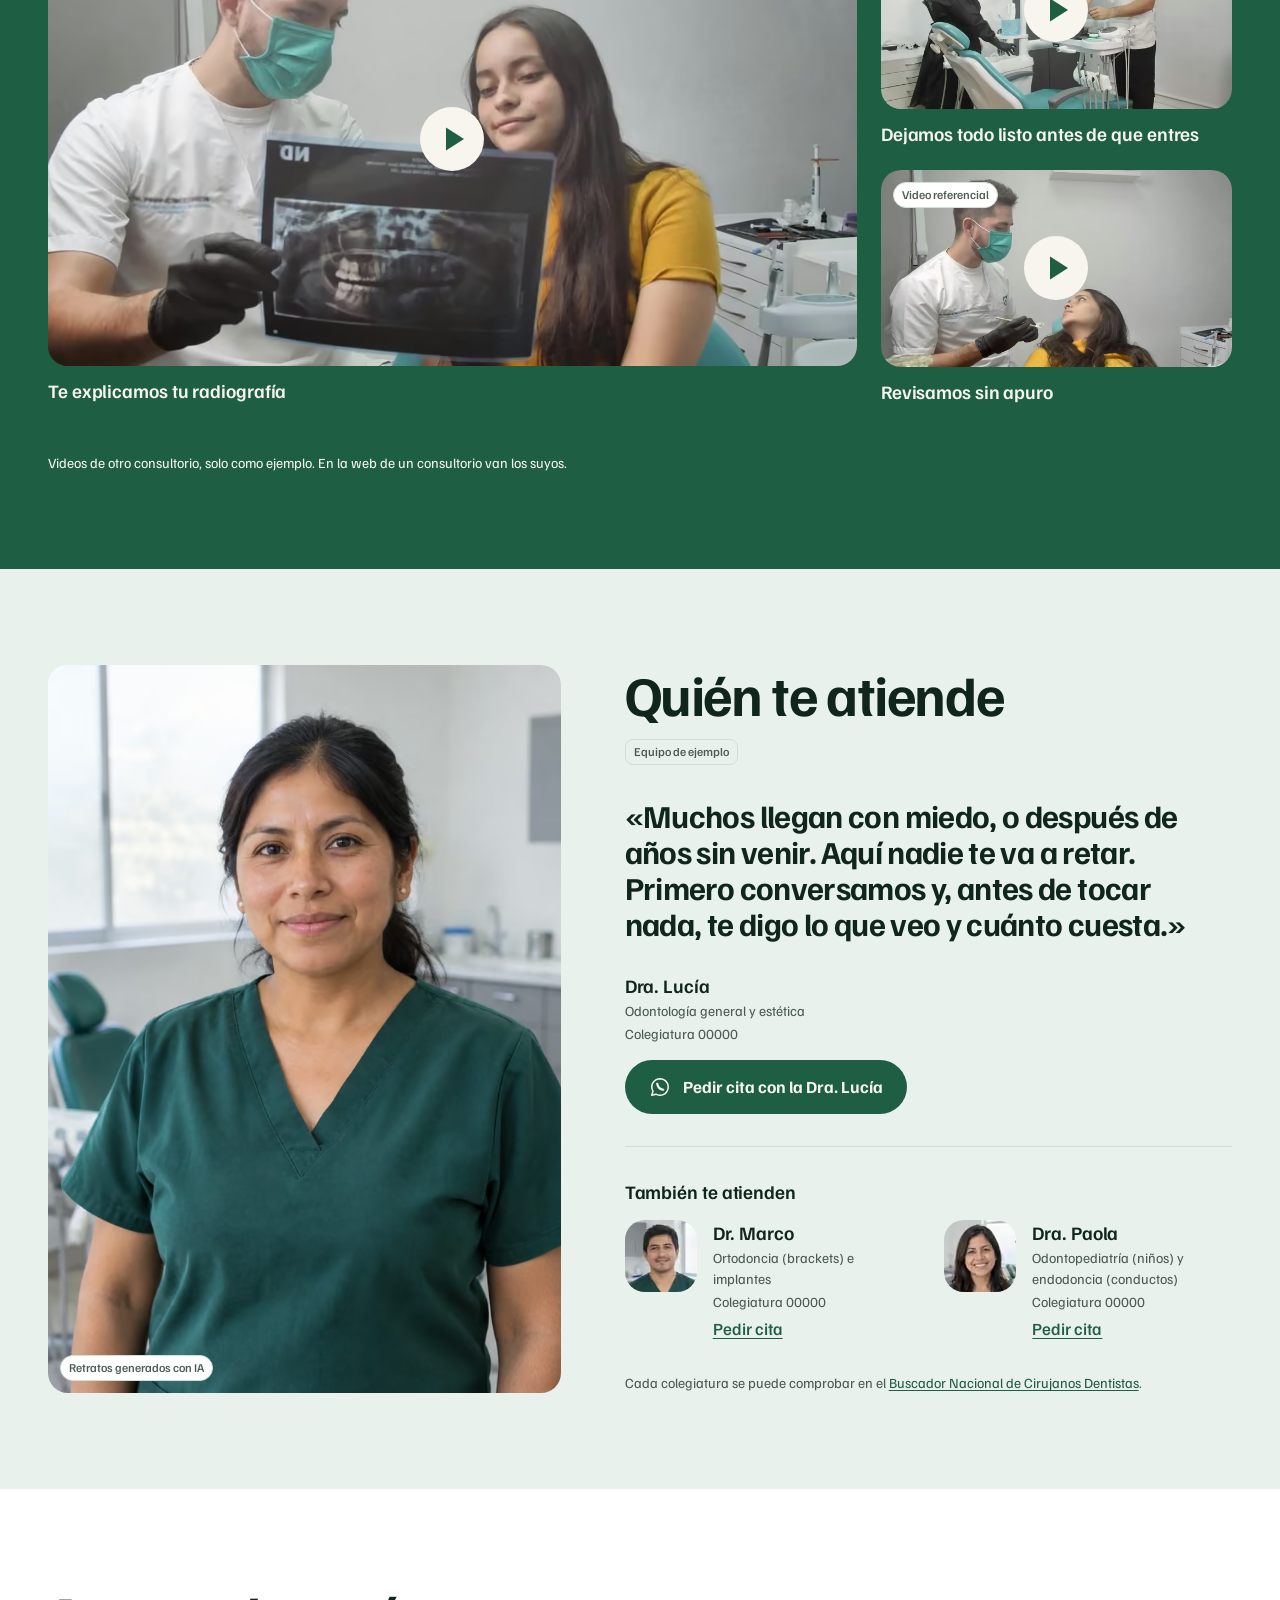
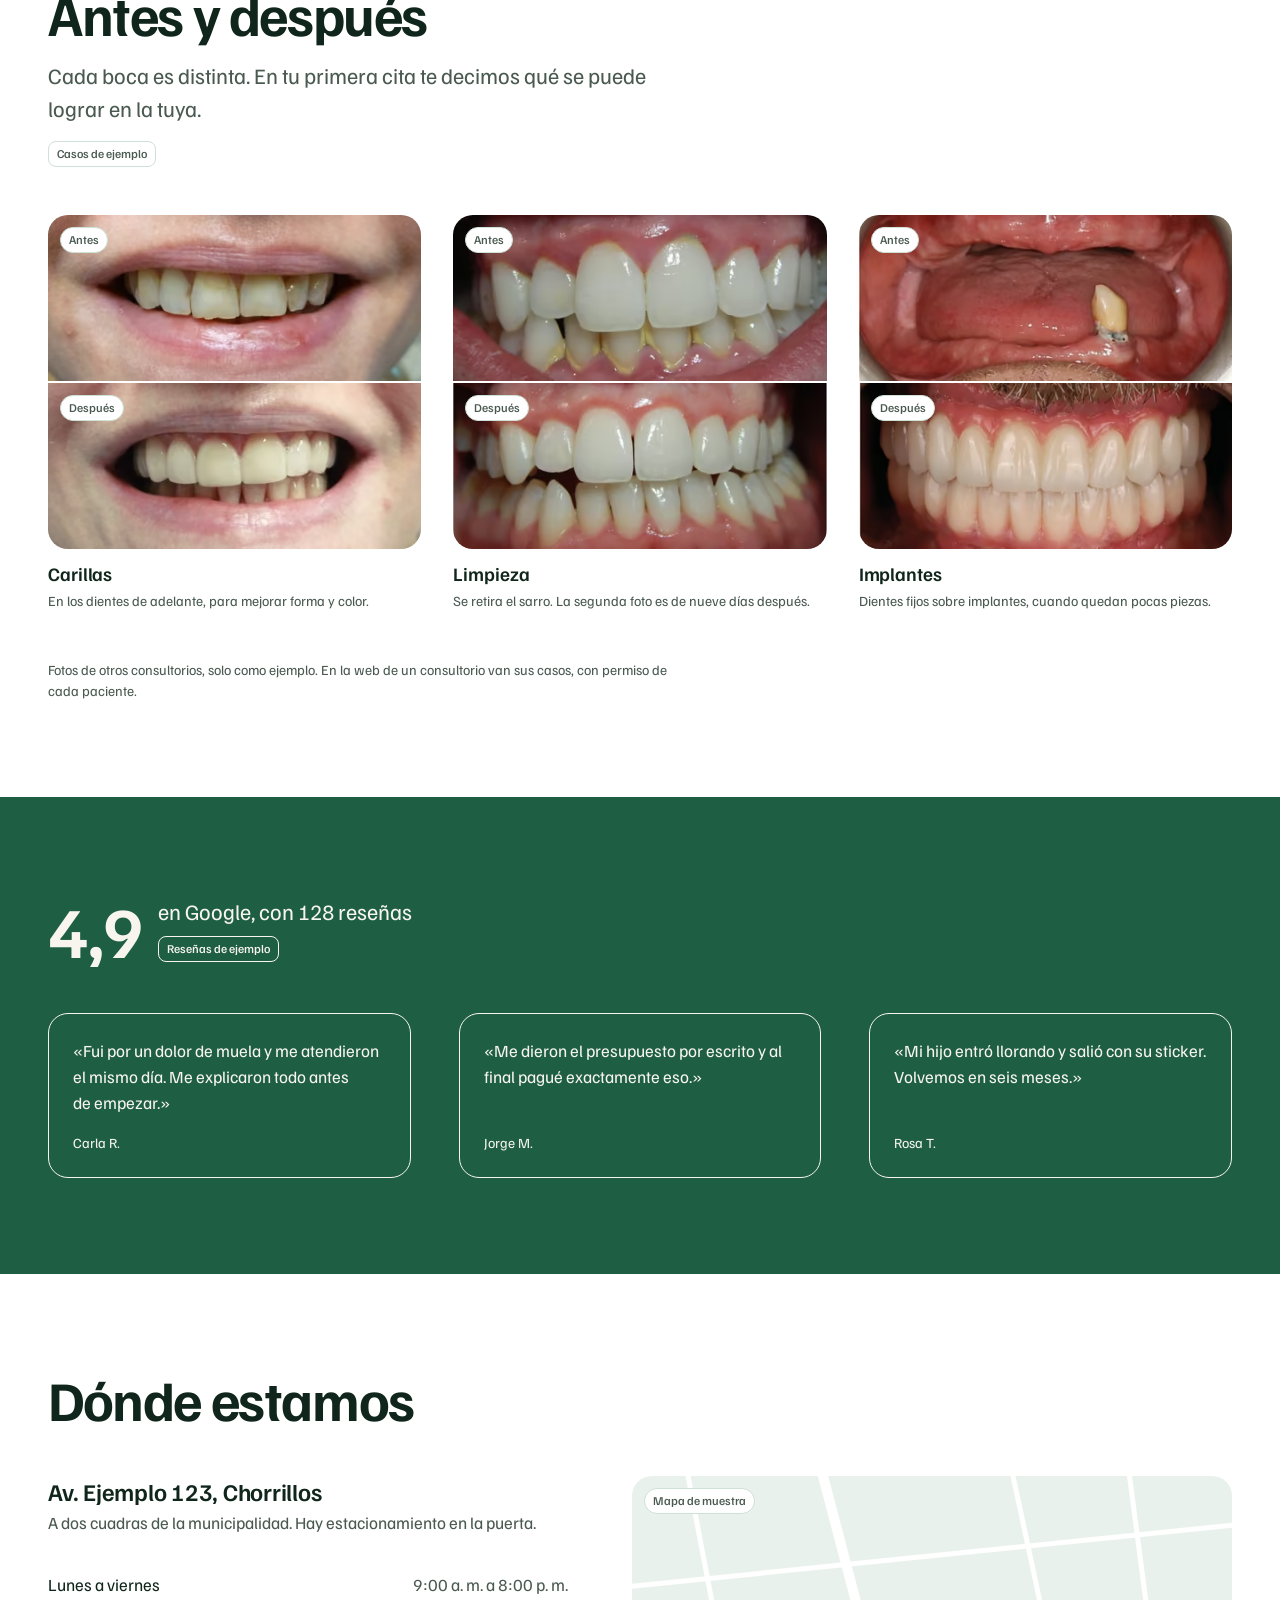
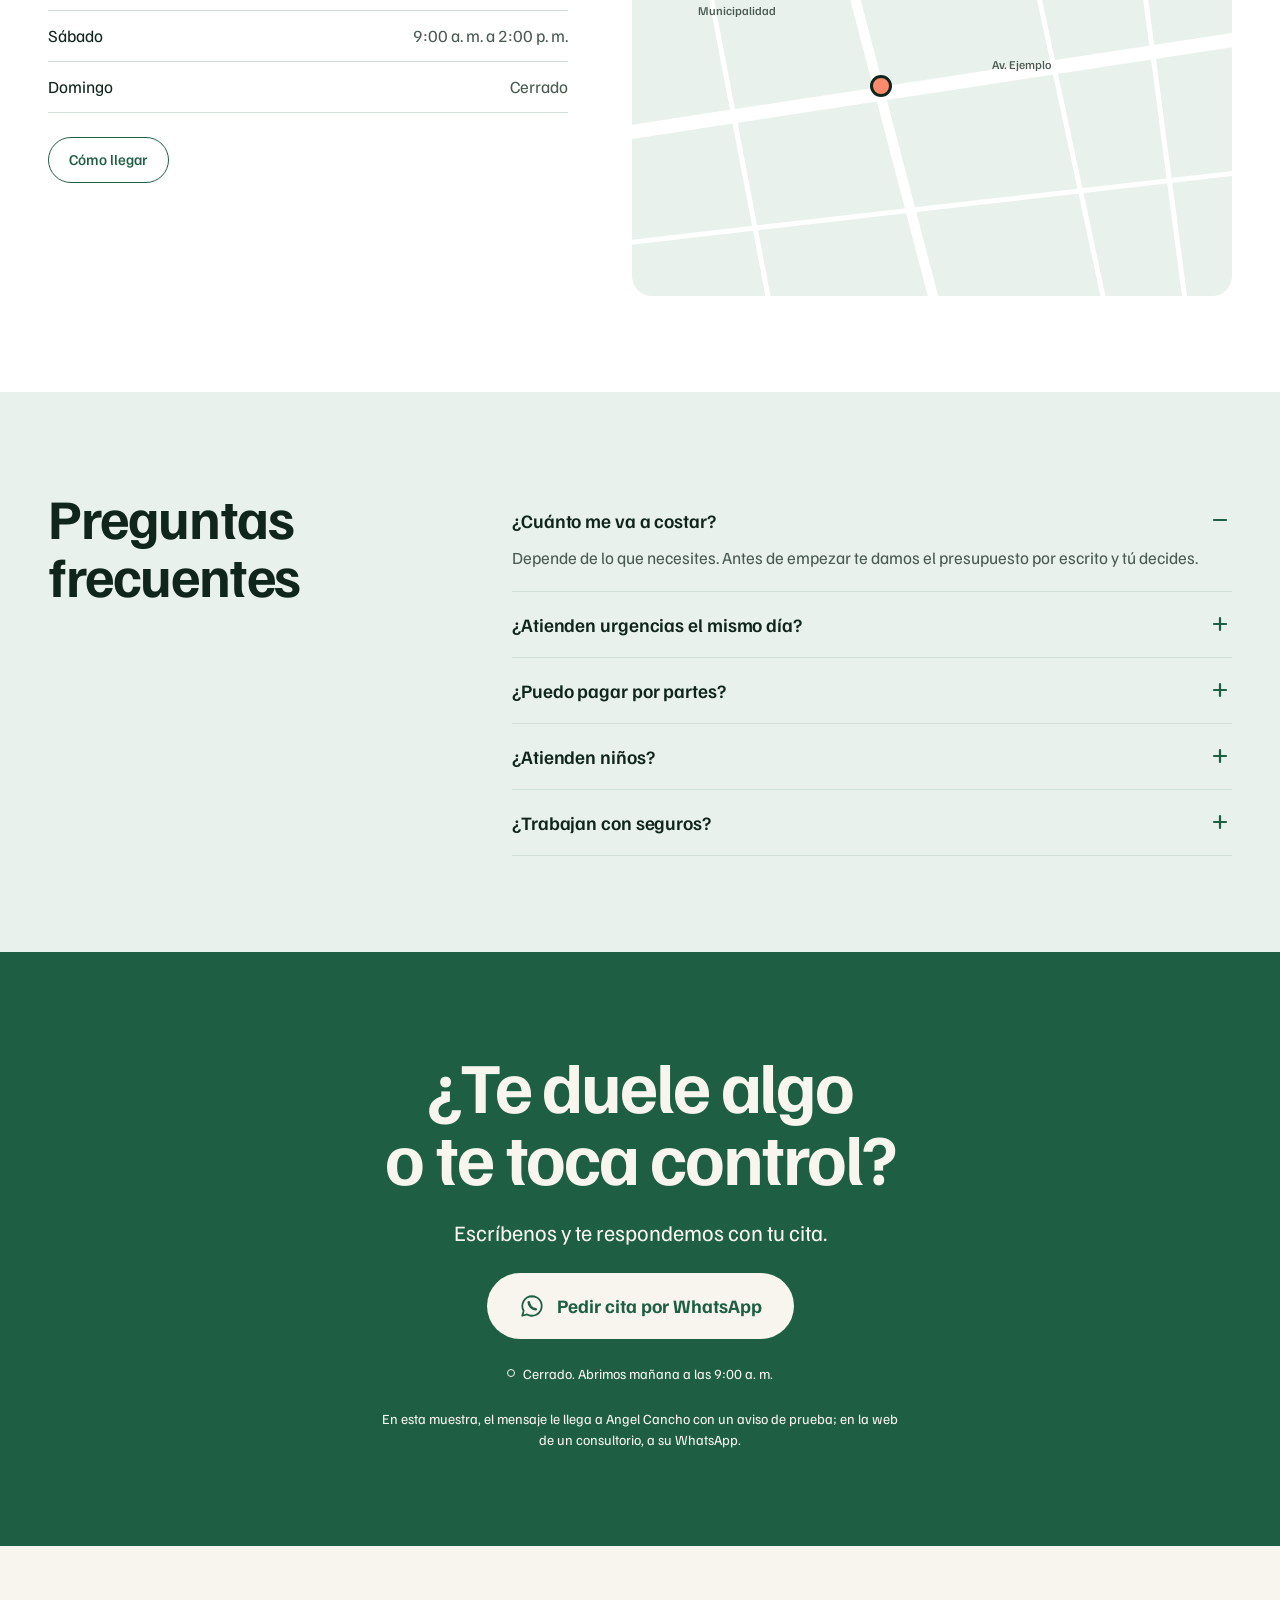
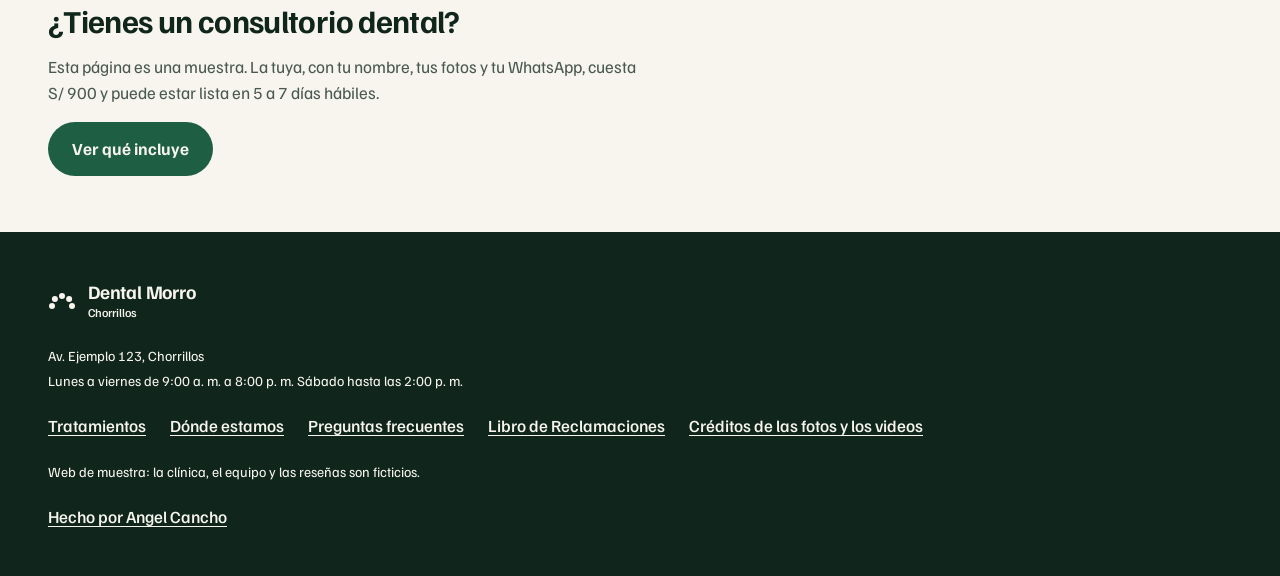
<file: demo-dental-v2/index.html>
<!doctype html>
<html lang="es">
<head>
<meta charset="utf-8">
<meta name="viewport" content="width=device-width, initial-scale=1">
<title>Dental Morro, web de muestra para consultorios dentales</title>
<meta name="robots" content="noindex, follow">
<link rel="canonical" href="https://angerlessdev.github.io/demo-dental/">
<meta property="og:type" content="website">
<meta property="og:locale" content="es_PE">
<meta property="og:title" content="Dental Morro, web de muestra para consultorios dentales">
<meta property="og:description" content="Así puede verse y funcionar la web de tu consultorio. La clínica es ficticia. Hecha por Angel Cancho.">
<meta property="og:url" content="https://angerlessdev.github.io/demo-dental/">
<meta property="og:image" content="https://angerlessdev.github.io/demo-dental/og.jpg">
<meta property="og:image:width" content="1200">
<meta property="og:image:height" content="630">
<meta http-equiv="refresh" content="0; url=../demo-dental/">
<script>location.replace('../demo-dental/' + location.search + location.hash);</script>
</head>
<body>
<p>La muestra se mudó a <a href="../demo-dental/">angerlessdev.github.io/demo-dental/</a>.</p>
</body>
</html>
</file>
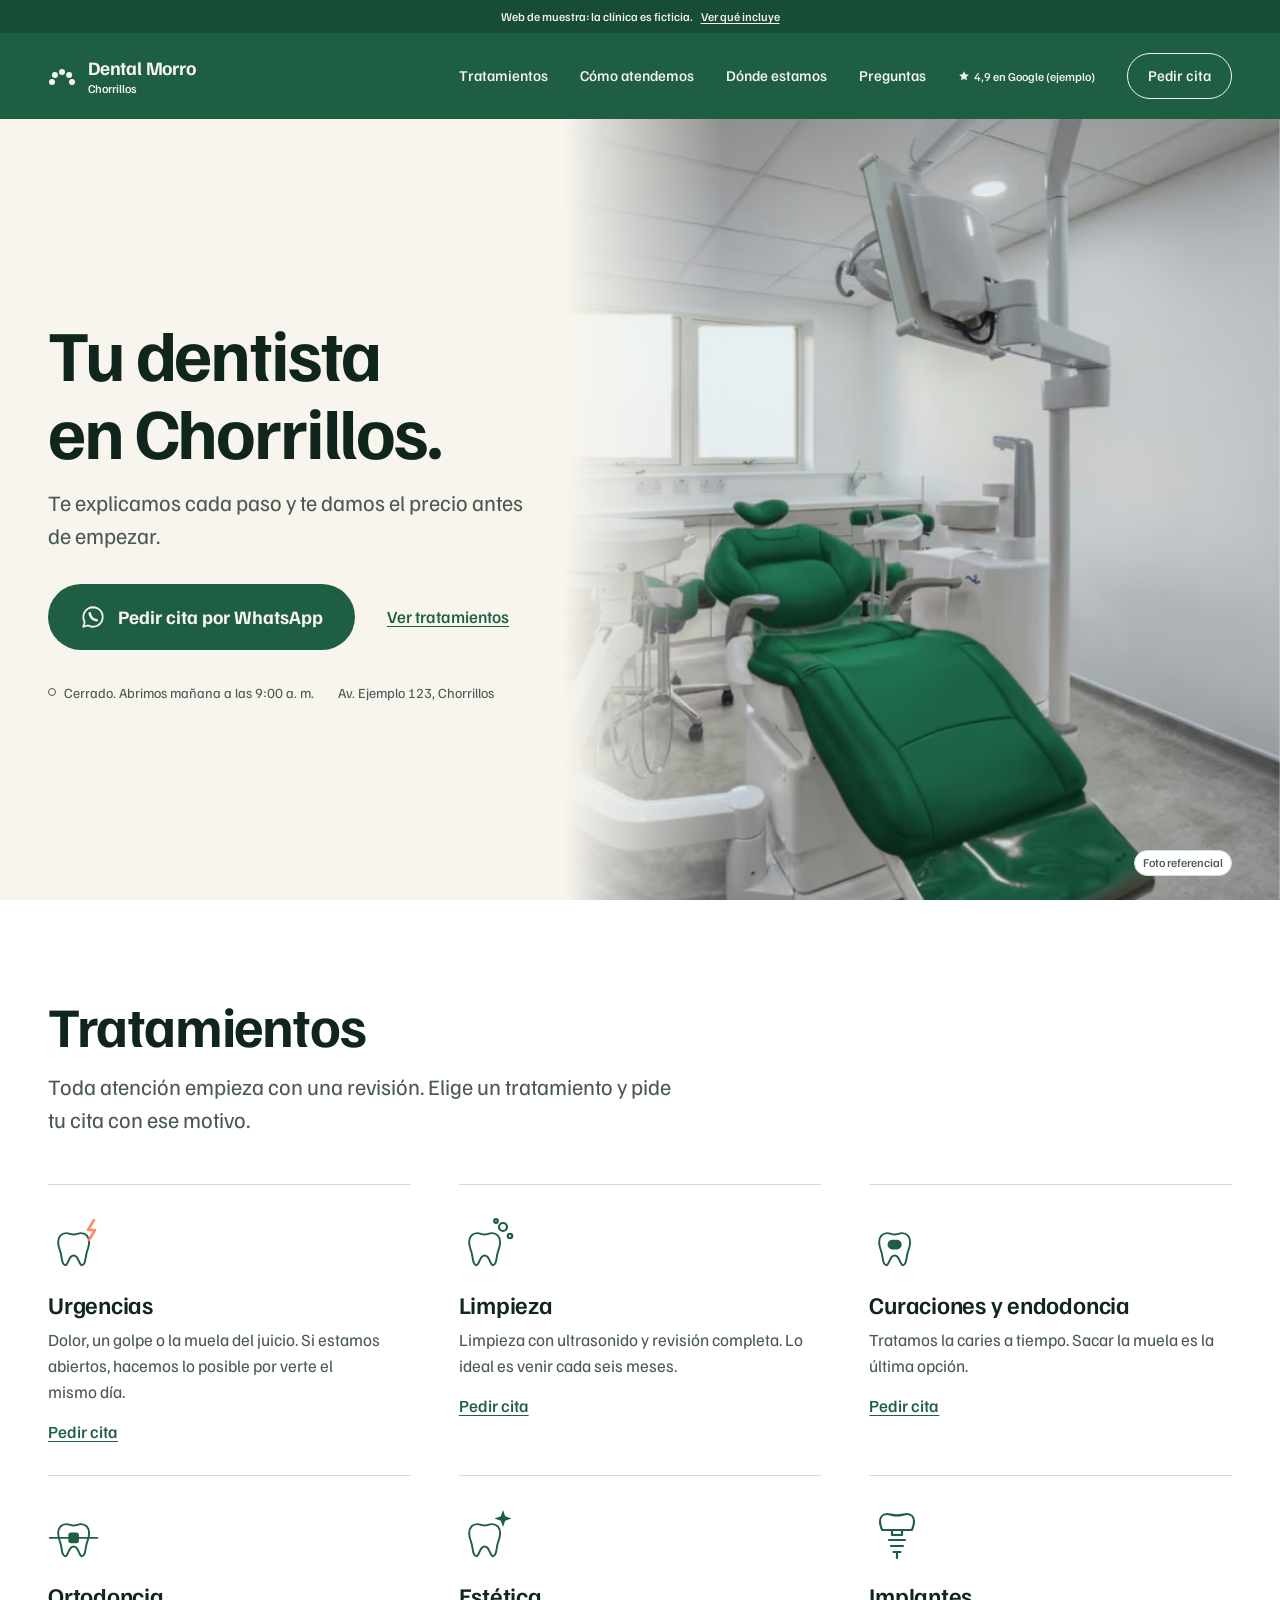
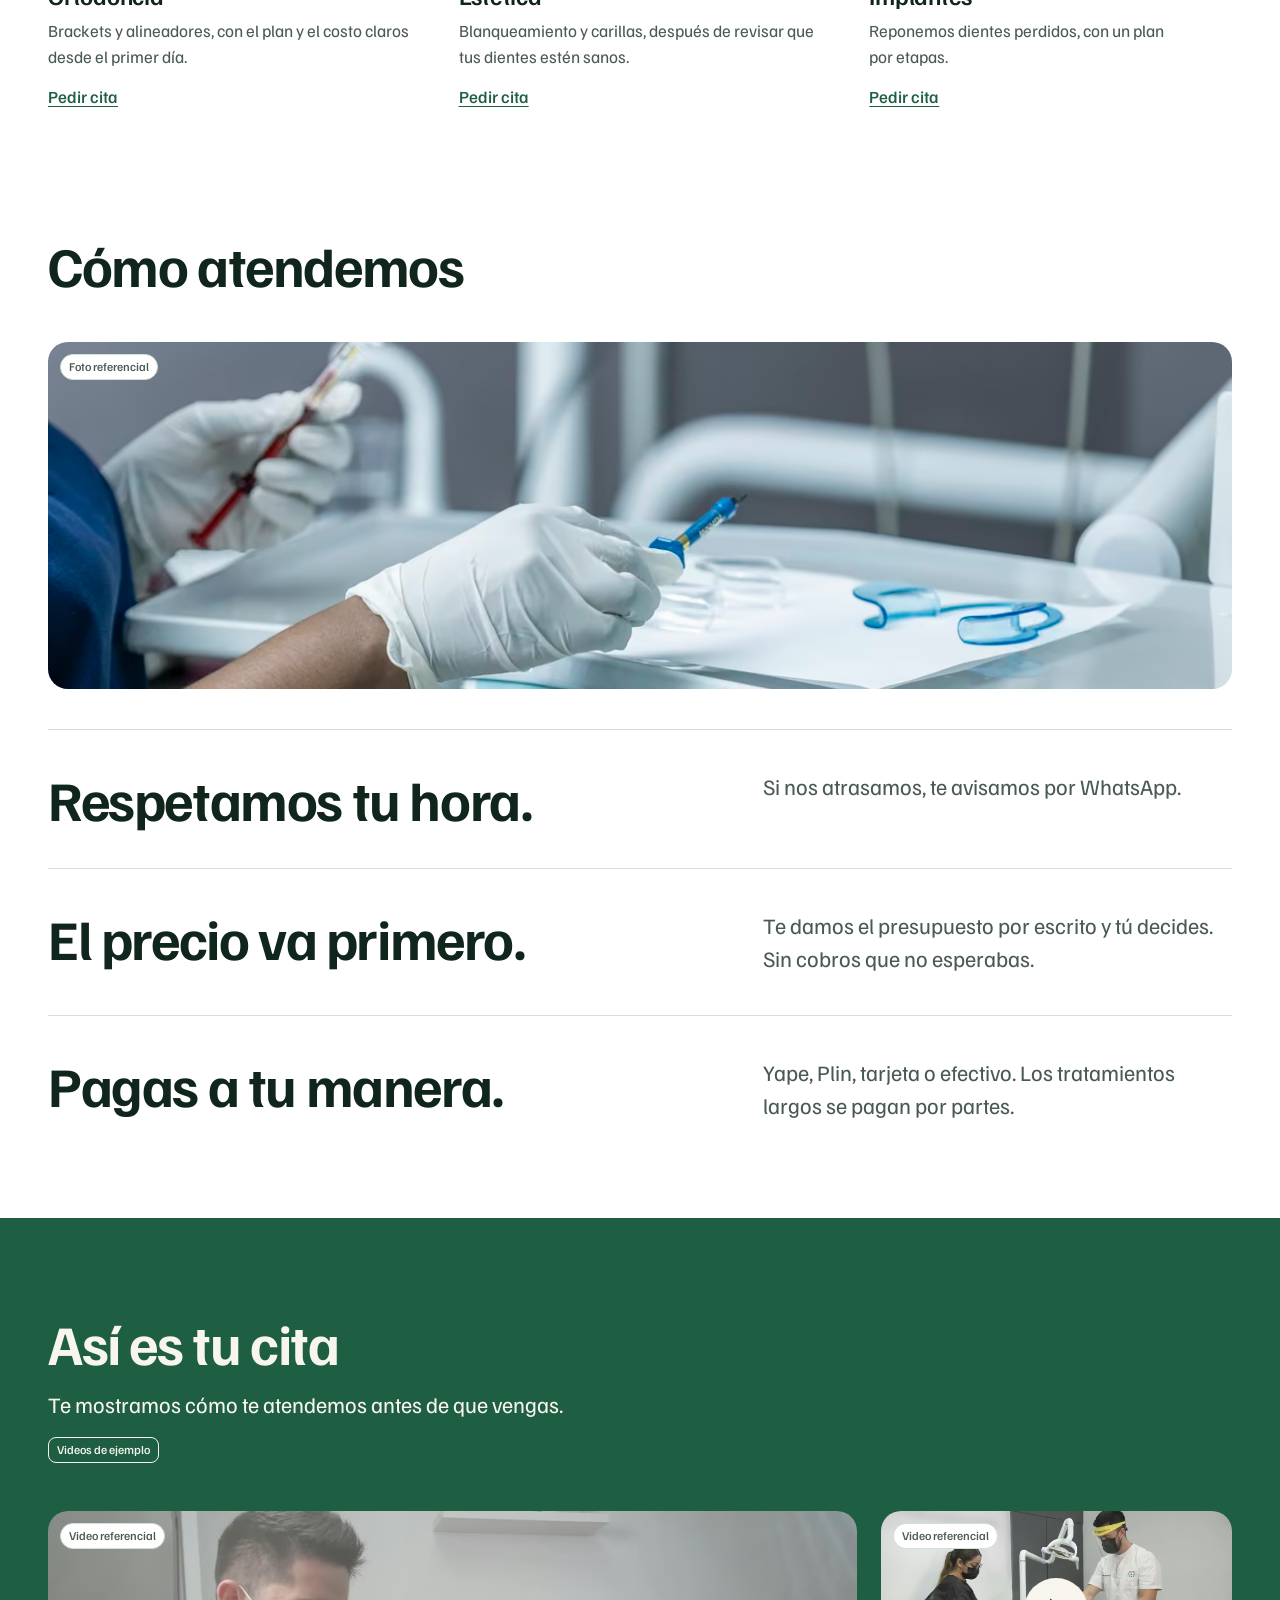
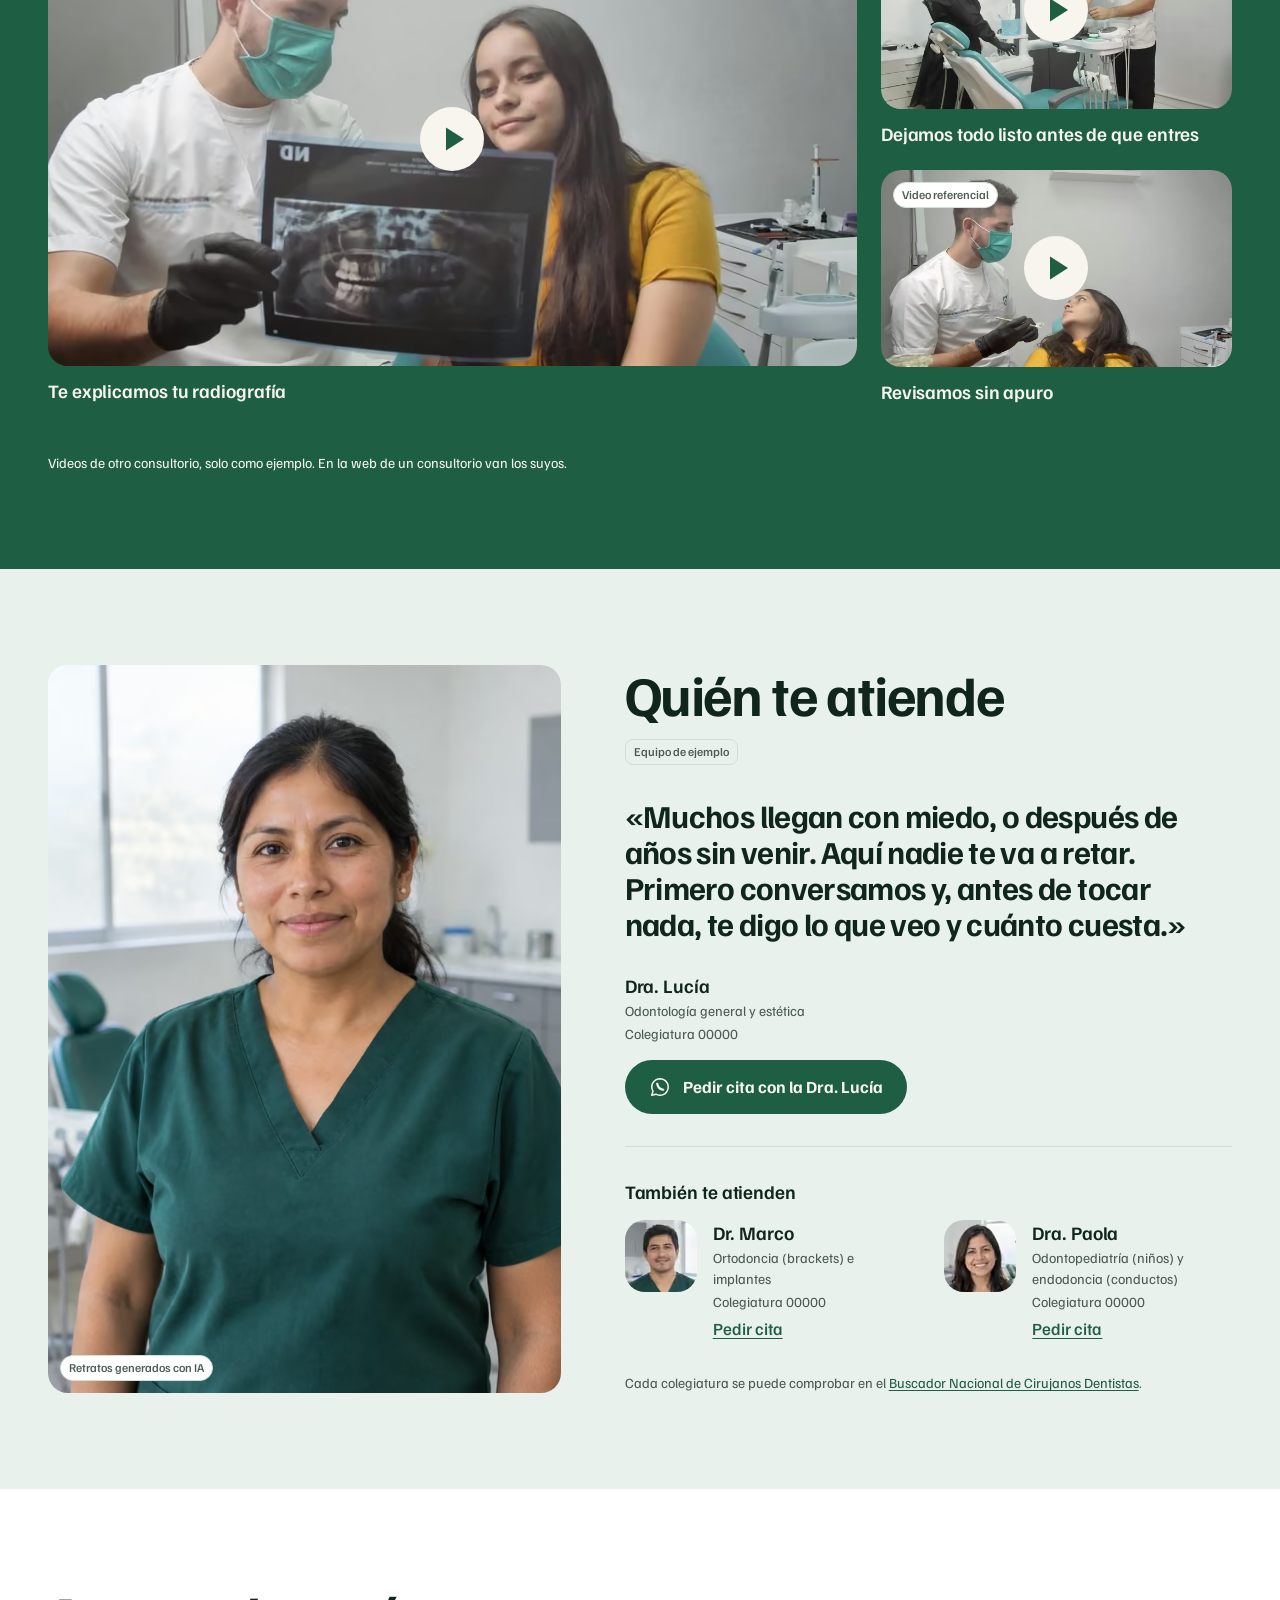
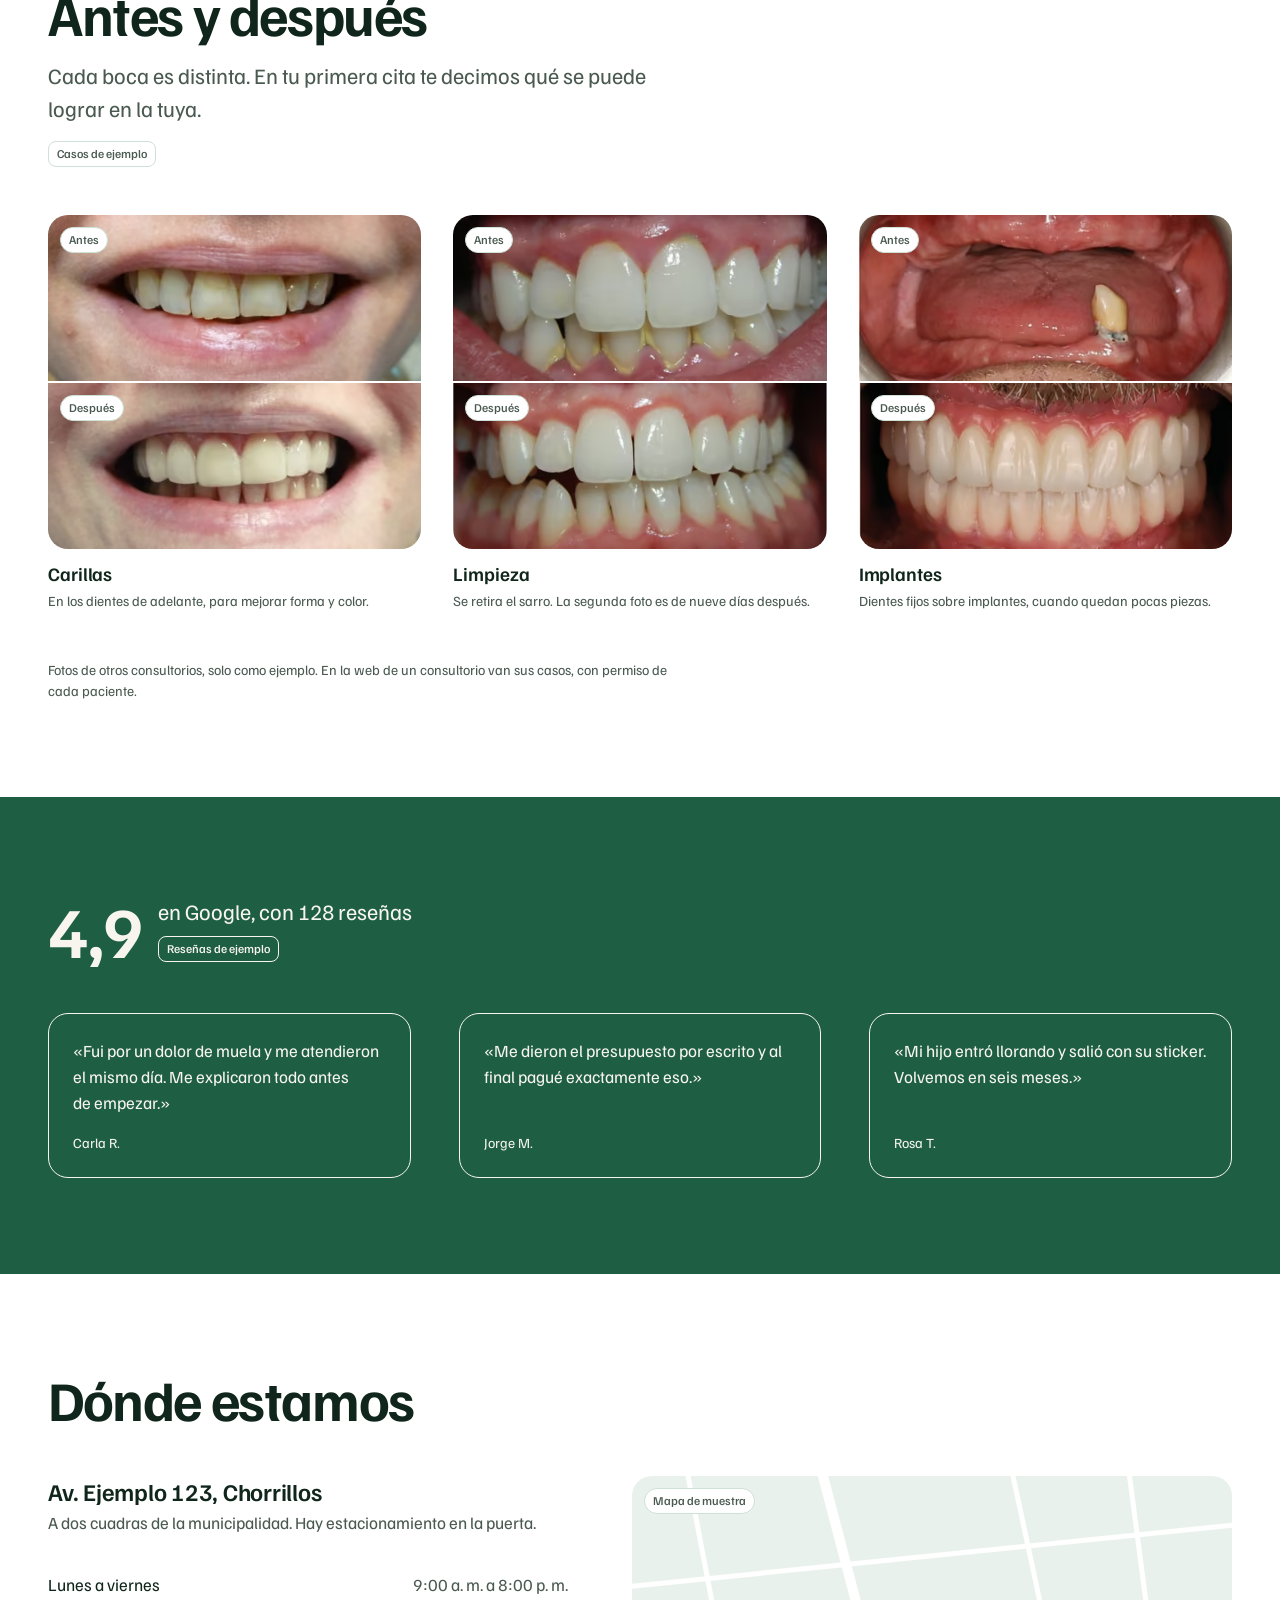
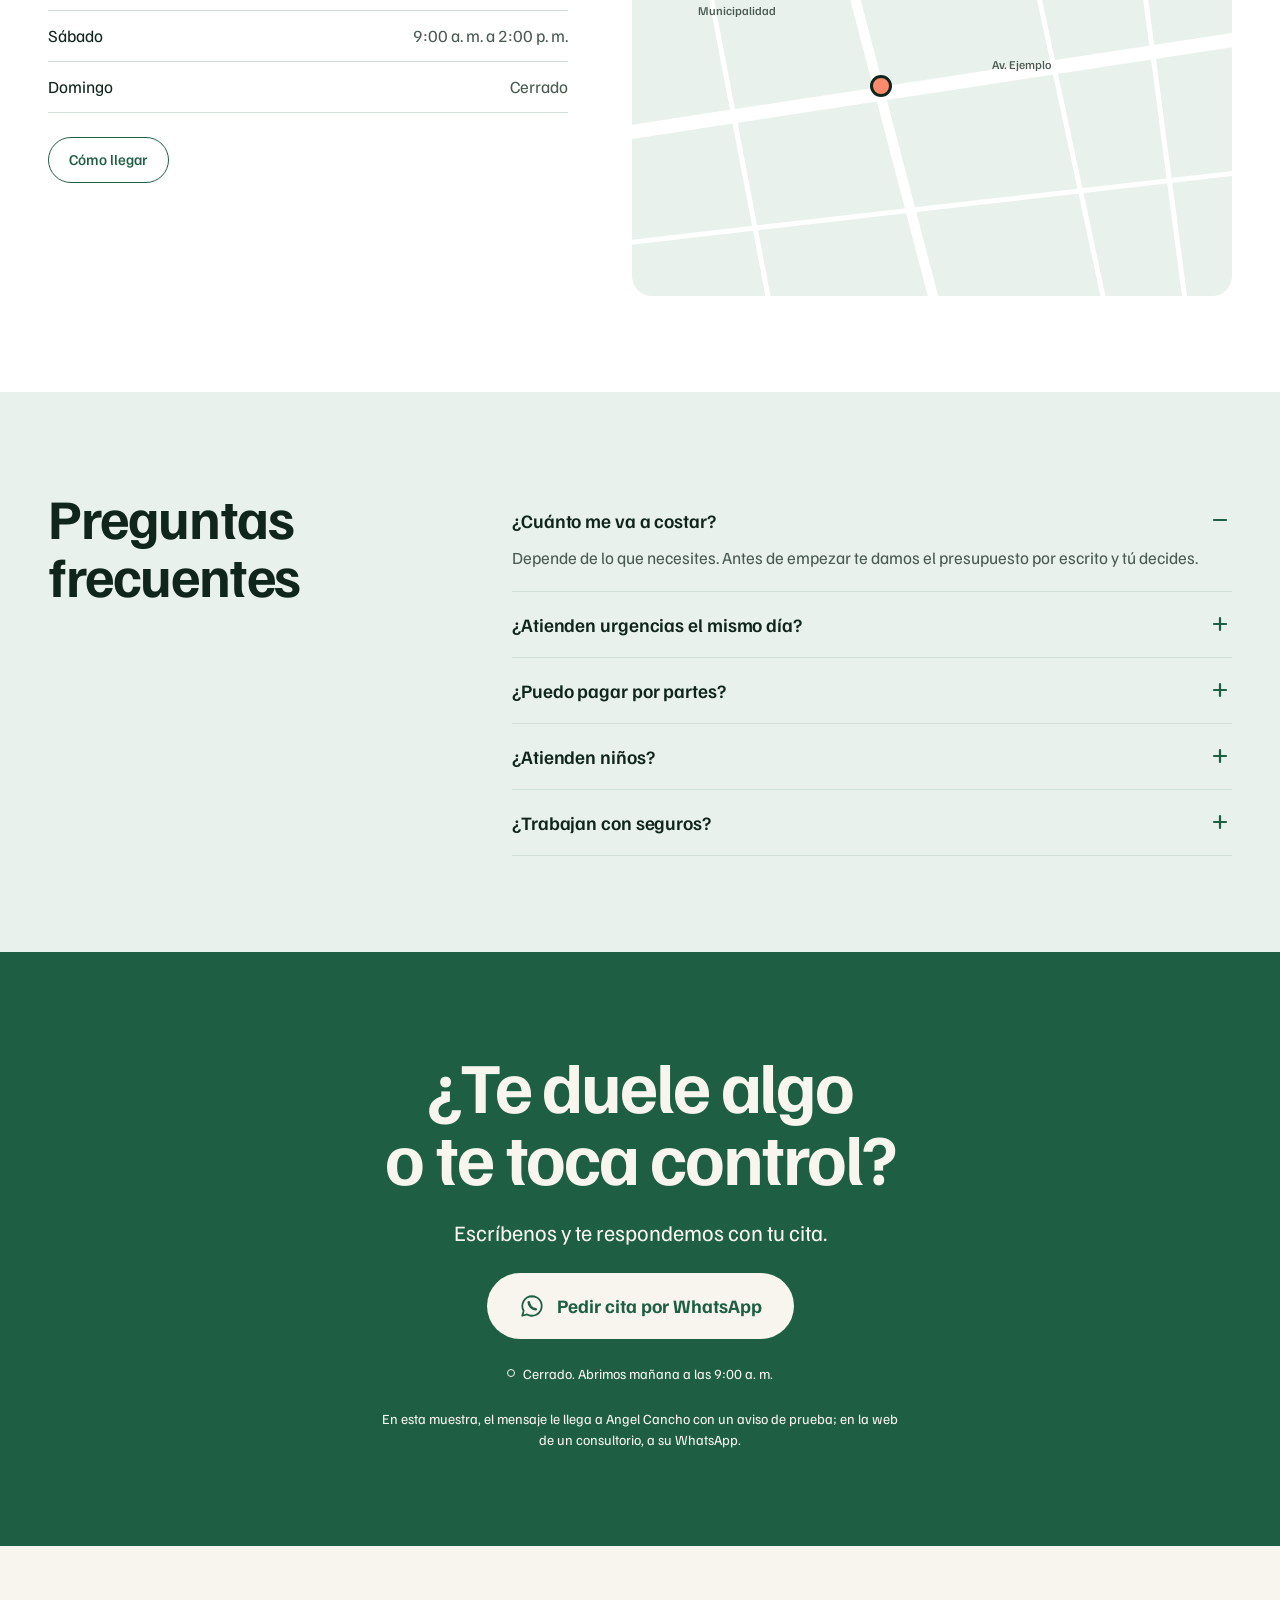
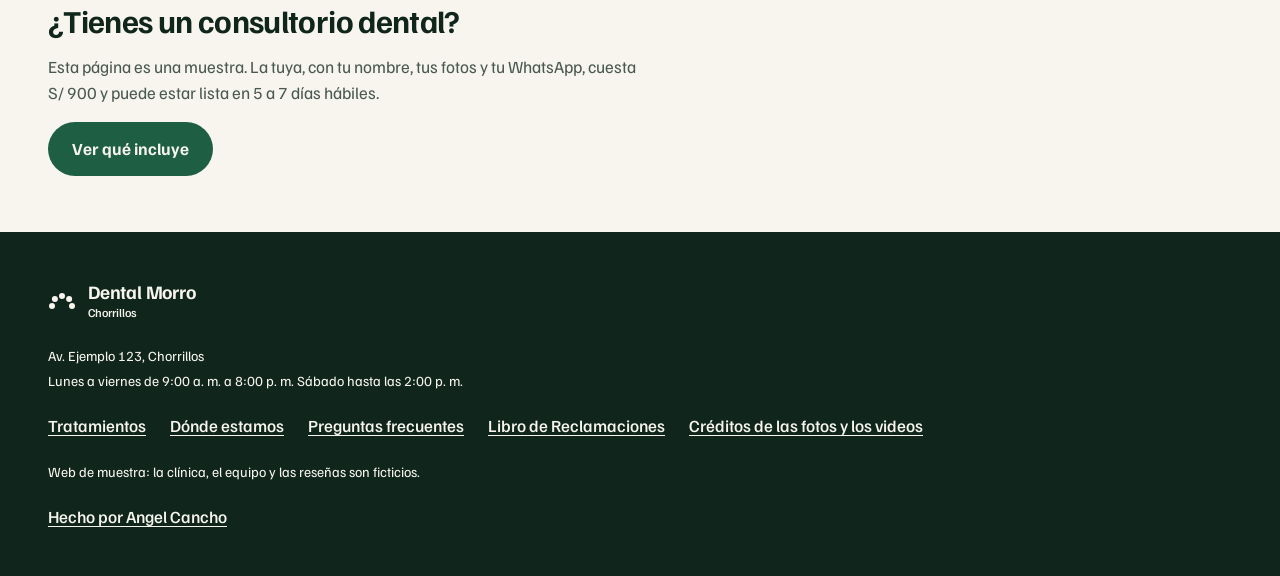
<file: demo-dental/index.html>
<!doctype html>
<html lang="es-PE">
<head>
<meta charset="utf-8">
<meta name="viewport" content="width=device-width, initial-scale=1, viewport-fit=cover">
<title>Dental Morro, web de muestra para consultorios dentales</title>
<meta name="description" content="Así puede verse y funcionar la web de tu consultorio. La clínica es ficticia. Hecha por Angel Cancho.">
<meta name="robots" content="noindex, follow">
<meta name="theme-color" content="#174C36">
<link rel="canonical" href="https://angerlessdev.github.io/demo-dental/">
<meta property="og:type" content="website">
<meta property="og:locale" content="es_PE">
<meta property="og:title" content="Dental Morro, web de muestra para consultorios dentales">
<meta property="og:description" content="Así puede verse y funcionar la web de tu consultorio. La clínica es ficticia. Hecha por Angel Cancho.">
<meta property="og:url" content="https://angerlessdev.github.io/demo-dental/">
<meta property="og:image" content="https://angerlessdev.github.io/demo-dental/og.jpg">
<meta property="og:image:width" content="1200">
<meta property="og:image:height" content="630">
<meta property="og:image:alt" content="Tu dentista en Chorrillos. Web de muestra para consultorios dentales.">
<meta name="twitter:card" content="summary_large_image">
<link rel="icon" href="favicon.svg" type="image/svg+xml">
<link rel="preload" href="fuentes/familjen-grotesk-latin.woff2" as="font" type="font/woff2" crossorigin>
<link rel="stylesheet" href="estilos.css">
<script>
/* Antes de pintar: marca que hay JavaScript y mide el alto visible. Se mide al cargar y al rotar el teléfono, no al
   bajar: las barras del navegador se esconden al desplazarse y la portada no debe saltar. En una pantalla muy baja
   (alto-corto) la foto cede su sitio para que el botón se vea sin bajar. */
(function (r) {
  r.className = 'js';
  function medir() {
    var alto = window.innerHeight;
    if (alto < 300) return; /* sin una medida confiable se queda con 100svh, de la hoja de estilos */
    r.style.setProperty('--alto', alto + 'px');
    r.classList.toggle('alto-corto', window.innerWidth < 1024 && alto < 620);
  }
  medir();
  var ancho = window.innerWidth;
  window.addEventListener('resize', function () {
    if (window.innerWidth !== ancho) { ancho = window.innerWidth; medir(); }
  });
})(document.documentElement);
</script>
</head>
<body>
<a class="saltar" href="#contenido">Saltar al contenido</a>
<svg class="lamina" width="0" height="0" aria-hidden="true" focusable="false">
  <symbol id="ico-wa" viewBox="0 0 26 26"><path d="M13 3.25C11.2811 3.2568 9.59464 3.71787 8.1114 4.5865C6.62817 5.45513 5.40092 6.70043 4.55406 8.1962C3.70719 9.69197 3.2708 11.385 3.28911 13.1038C3.30742 14.8226 3.77979 16.506 4.65833 17.9833L3.25 22.75L8.125 21.45C9.42027 22.1956 10.8696 22.6335 12.3611 22.7297C13.8525 22.826 15.3461 22.5781 16.7265 22.0053C18.1069 21.4324 19.3371 20.5498 20.3221 19.4258C21.307 18.3018 22.0204 16.9663 22.4071 15.5227C22.7938 14.079 22.8435 12.5658 22.5522 11.0999C22.2609 9.63402 21.6366 8.25471 20.7274 7.06855C19.8182 5.88238 18.6484 4.92111 17.3086 4.259C15.9687 3.59689 14.4945 3.25166 13 3.25Z" stroke-width="1.8" stroke-linejoin="round"/><path d="M9.75 9.20834C9.87637 11.0342 10.6588 12.7528 11.953 14.047C13.2472 15.3412 14.9658 16.1236 16.7917 16.25" stroke-width="2.6" stroke-linecap="round"/></symbol>
  <symbol id="ico-iso" viewBox="0 0 28 20"><circle cx="4" cy="16" r="3"/><circle cx="6.9" cy="8.9" r="3"/><circle cx="14" cy="6" r="3"/><circle cx="21.1" cy="8.9" r="3"/><circle cx="24" cy="16" r="3"/></symbol>
</svg>

<header>
<div class="aviso">
  <p class="aviso__texto">Web de muestra: la clínica es ficticia.</p>
  <a class="aviso__enlace" href="#incluye" data-abre-incluye>Ver qué incluye<span class="oculto"> tu web</span></a>
</div>

<div class="cabecera">
  <div class="contenedor cabecera__fila">
    <a class="marca" href="#contenido">
      <svg class="marca__iso" width="28" height="20" aria-hidden="true" focusable="false"><use href="#ico-iso"/></svg>
      <span class="marca__texto"><span class="marca__nombre">Dental Morro</span><span class="marca__distrito">Chorrillos</span></span>
    </a>
    <div class="cabecera__derecha">
      <nav class="navegacion" aria-label="Secciones">
        <a href="#tratamientos">Tratamientos</a>
        <a href="#como-atendemos">Cómo atendemos</a>
        <a href="#donde-estamos">Dónde estamos</a>
        <a href="#preguntas">Preguntas</a>
      </nav>
      <div class="cabecera__estado">
        <p class="calificacion"><svg viewBox="0 0 16 16" width="12" height="12" aria-hidden="true" focusable="false"><path d="M8 1.5l1.9 4.2 4.6.5-3.4 3.1.9 4.5L8 11.5l-4 2.3.9-4.5-3.4-3.1 4.6-.5z"/></svg>4,9 en Google (ejemplo)</p>
      </div>
      <a class="boton boton--contorno cabecera__boton" href="https://wa.me/51993339301?text=Prueba%20desde%20la%20muestra%20de%20Dental%20Morro.%0AHola%2C%20quiero%20una%20cita%20en%20Dental%20Morro.%0A%C2%BFMe%20pueden%20atender%3F" target="_blank" rel="noopener">Pedir cita<span class="oculto"> por WhatsApp (se abre en otra pestaña)</span></a>
    </div>
  </div>
</div>

<div class="fija" data-fija inert>
  <div class="contenedor fija__fila">
    <a class="marca" href="#contenido">
      <svg class="marca__iso" width="28" height="20" aria-hidden="true" focusable="false"><use href="#ico-iso"/></svg>
      <span class="marca__texto"><span class="marca__nombre">Dental Morro</span><span class="marca__distrito">Chorrillos</span></span>
    </a>
    <div class="cabecera__derecha">
      <nav class="navegacion" aria-label="Secciones, en la barra fija">
        <a href="#tratamientos">Tratamientos</a>
        <a href="#como-atendemos">Cómo atendemos</a>
        <a href="#donde-estamos">Dónde estamos</a>
        <a href="#preguntas">Preguntas</a>
      </nav>
      <p class="estado estado--campo" data-estado="corto"><span class="estado__punto" aria-hidden="true"></span><span data-estado-texto>Lunes a sábado</span></p>
      <a class="boton boton--primario boton--base" href="https://wa.me/51993339301?text=Prueba%20desde%20la%20muestra%20de%20Dental%20Morro.%0AHola%2C%20quiero%20una%20cita%20en%20Dental%20Morro.%0A%C2%BFMe%20pueden%20atender%3F" target="_blank" rel="noopener">
        <svg class="boton__icono" aria-hidden="true" focusable="false"><use href="#ico-wa"/></svg>
        <span>Pedir cita por WhatsApp<span class="oculto"> (se abre en otra pestaña)</span></span>
      </a>
    </div>
  </div>
</div>
</header>

<main id="contenido">

<section class="portada" data-portada>
  <div class="portada__foto">
    <picture>
      <source media="(min-width: 768px)" type="image/avif" srcset="img/portada-ancha-1200.avif 1200w, img/portada-ancha-2000.avif 2000w" sizes="(min-width: 1200px) 70vw, 100vw" width="2000" height="1293">
      <source media="(min-width: 768px)" type="image/webp" srcset="img/portada-ancha-1200.webp 1200w, img/portada-ancha-2000.webp 2000w" sizes="(min-width: 1200px) 70vw, 100vw" width="2000" height="1293">
      <source type="image/avif" srcset="img/portada-alta-600.avif 600w, img/portada-alta-900.avif 900w, img/portada-alta-1200.avif 1200w" sizes="100vw">
      <img class="portada__imagen" src="img/portada-alta-600.webp" srcset="img/portada-alta-600.webp 600w, img/portada-alta-900.webp 900w, img/portada-alta-1200.webp 1200w" sizes="100vw" width="1200" height="1032" alt="Consultorio dental luminoso, con un sillón verde en el centro de la sala." fetchpriority="high">
    </picture>
    <p class="etiqueta etiqueta--foto portada__referencia">Foto referencial</p>
  </div>
  <div class="contenedor portada__fila">
    <h1 class="portada__titulo"><span class="portada__linea"><span>Tu dentista</span></span> <span class="portada__linea"><span>en Chorrillos.</span></span></h1>
    <p class="portada__bajada">Te explicamos cada paso y te damos el precio antes de empezar.</p>
    <div class="portada__accion">
      <a class="boton boton--primario boton--sobre-claro portada__boton" href="https://wa.me/51993339301?text=Prueba%20desde%20la%20muestra%20de%20Dental%20Morro.%0AHola%2C%20quiero%20una%20cita%20en%20Dental%20Morro.%0A%C2%BFMe%20pueden%20atender%3F" target="_blank" rel="noopener">
        <svg class="boton__icono" aria-hidden="true" focusable="false"><use href="#ico-wa"/></svg>
        <span>Pedir cita por WhatsApp<span class="oculto"> (se abre en otra pestaña)</span></span>
      </a>
      <a class="enlace portada__ver" href="#tratamientos">Ver tratamientos</a>
    </div>
    <div class="portada__datos">
      <p class="estado estado--claro portada__estado" data-estado="largo"><span class="estado__punto" aria-hidden="true"></span><span data-estado-texto>Lunes a sábado, desde las 9:00&nbsp;a.&nbsp;m.</span></p>
      <p class="portada__direccion">Av. Ejemplo 123, Chorrillos</p>
    </div>
  </div>
</section>

<section class="seccion" id="tratamientos" aria-labelledby="titulo-tratamientos">
  <div class="contenedor seccion__pila">
    <div class="seccion__titulo">
      <h2 id="titulo-tratamientos">Tratamientos</h2>
      <p class="seccion__bajada">Toda atención empieza con una revisión. Elige un tratamiento y pide tu cita con ese motivo.</p>
    </div>
    <ul class="tratamientos" role="list">
      <li class="tratamiento">
<svg class="icono" viewBox="0 0 56 56" width="56" height="56" aria-hidden="true" focusable="false"><g transform="translate(1 7) scale(.88)"><path class="icono__trazo" pathLength="1" d="M28 12c-3 0-5-1.6-8.4-1.6C14 10.4 10.4 14.6 10.4 20.6c0 4.4 1.5 7.6 2.6 11.2 1.2 4 1.4 8.9 2.6 12.2.7 1.8 1.6 2.8 3 2.8 3.5 0 3.3-11 9.4-11s5.9 11 9.4 11c1.4 0 2.3-1 3-2.8 1.2-3.3 1.4-8.2 2.6-12.2 1.1-3.6 2.6-6.8 2.6-11.2 0-6-3.6-10.2-9.2-10.2C33 10.4 31 12 28 12z"/></g><path class="icono__detalle icono__rayo" d="M46 3l-6 10h7l-6 10"/></svg>
        <div class="tratamiento__texto">
          <h3 class="tratamiento__nombre">Urgencias</h3>
          <p class="tratamiento__detalle">Dolor, un golpe o la muela del juicio. Si estamos abiertos, hacemos lo posible por verte el mismo día.</p>
          <a class="enlace tratamiento__enlace" href="https://wa.me/51993339301?text=Prueba%20desde%20la%20muestra%20de%20Dental%20Morro.%0AHola%2C%20quiero%20una%20cita%20en%20Dental%20Morro%20por%20una%20urgencia.%0A%C2%BFMe%20pueden%20atender%3F" target="_blank" rel="noopener">Pedir cita<span class="oculto"> por una urgencia (se abre en otra pestaña)</span></a>
        </div>
      </li>
      <li class="tratamiento">
<svg class="icono" viewBox="0 0 56 56" width="56" height="56" aria-hidden="true" focusable="false"><g transform="translate(1 7) scale(.88)"><path class="icono__trazo" pathLength="1" d="M28 12c-3 0-5-1.6-8.4-1.6C14 10.4 10.4 14.6 10.4 20.6c0 4.4 1.5 7.6 2.6 11.2 1.2 4 1.4 8.9 2.6 12.2.7 1.8 1.6 2.8 3 2.8 3.5 0 3.3-11 9.4-11s5.9 11 9.4 11c1.4 0 2.3-1 3-2.8 1.2-3.3 1.4-8.2 2.6-12.2 1.1-3.6 2.6-6.8 2.6-11.2 0-6-3.6-10.2-9.2-10.2C33 10.4 31 12 28 12z"/></g><g class="icono__detalle"><circle cx="44" cy="10" r="4"/><circle cx="51" cy="19" r="2.2"/><circle cx="37" cy="4" r="1.8"/></g></svg>
        <div class="tratamiento__texto">
          <h3 class="tratamiento__nombre">Limpieza</h3>
          <p class="tratamiento__detalle">Limpieza con ultrasonido y revisión completa. Lo ideal es venir cada seis meses.</p>
          <a class="enlace tratamiento__enlace" href="https://wa.me/51993339301?text=Prueba%20desde%20la%20muestra%20de%20Dental%20Morro.%0AHola%2C%20quiero%20una%20cita%20en%20Dental%20Morro%20para%20una%20limpieza.%0A%C2%BFMe%20pueden%20atender%3F" target="_blank" rel="noopener">Pedir cita<span class="oculto"> para una limpieza (se abre en otra pestaña)</span></a>
        </div>
      </li>
      <li class="tratamiento">
<svg class="icono" viewBox="0 0 56 56" width="56" height="56" aria-hidden="true" focusable="false"><g transform="translate(1 7) scale(.88)"><path class="icono__trazo" pathLength="1" d="M28 12c-3 0-5-1.6-8.4-1.6C14 10.4 10.4 14.6 10.4 20.6c0 4.4 1.5 7.6 2.6 11.2 1.2 4 1.4 8.9 2.6 12.2.7 1.8 1.6 2.8 3 2.8 3.5 0 3.3-11 9.4-11s5.9 11 9.4 11c1.4 0 2.3-1 3-2.8 1.2-3.3 1.4-8.2 2.6-12.2 1.1-3.6 2.6-6.8 2.6-11.2 0-6-3.6-10.2-9.2-10.2C33 10.4 31 12 28 12z"/><rect class="icono__detalle icono__relleno" x="20" y="18" width="16" height="11" rx="5.5"/></g></svg>
        <div class="tratamiento__texto">
          <h3 class="tratamiento__nombre">Curaciones y endodoncia</h3>
          <p class="tratamiento__detalle">Tratamos la caries a tiempo. Sacar la muela es la última opción.</p>
          <a class="enlace tratamiento__enlace" href="https://wa.me/51993339301?text=Prueba%20desde%20la%20muestra%20de%20Dental%20Morro.%0AHola%2C%20quiero%20una%20cita%20en%20Dental%20Morro%20para%20una%20curaci%C3%B3n.%0A%C2%BFMe%20pueden%20atender%3F" target="_blank" rel="noopener">Pedir cita<span class="oculto"> para una curación (se abre en otra pestaña)</span></a>
        </div>
      </li>
      <li class="tratamiento">
<svg class="icono" viewBox="0 0 56 56" width="56" height="56" aria-hidden="true" focusable="false"><g transform="translate(1 7) scale(.88)"><path class="icono__trazo" pathLength="1" d="M28 12c-3 0-5-1.6-8.4-1.6C14 10.4 10.4 14.6 10.4 20.6c0 4.4 1.5 7.6 2.6 11.2 1.2 4 1.4 8.9 2.6 12.2.7 1.8 1.6 2.8 3 2.8 3.5 0 3.3-11 9.4-11s5.9 11 9.4 11c1.4 0 2.3-1 3-2.8 1.2-3.3 1.4-8.2 2.6-12.2 1.1-3.6 2.6-6.8 2.6-11.2 0-6-3.6-10.2-9.2-10.2C33 10.4 31 12 28 12z"/><g class="icono__detalle"><path d="M1 26h54"/><rect class="icono__relleno" x="22" y="20" width="12" height="12" rx="3"/></g></g></svg>
        <div class="tratamiento__texto">
          <h3 class="tratamiento__nombre">Ortodoncia</h3>
          <p class="tratamiento__detalle">Brackets y alineadores, con el plan y el costo claros desde el primer día.</p>
          <a class="enlace tratamiento__enlace" href="https://wa.me/51993339301?text=Prueba%20desde%20la%20muestra%20de%20Dental%20Morro.%0AHola%2C%20quiero%20una%20cita%20en%20Dental%20Morro%20para%20una%20evaluaci%C3%B3n%20de%20ortodoncia.%0A%C2%BFMe%20pueden%20atender%3F" target="_blank" rel="noopener">Pedir cita<span class="oculto"> para una evaluación de ortodoncia (se abre en otra pestaña)</span></a>
        </div>
      </li>
      <li class="tratamiento">
<svg class="icono" viewBox="0 0 56 56" width="56" height="56" aria-hidden="true" focusable="false"><g transform="translate(1 7) scale(.88)"><path class="icono__trazo" pathLength="1" d="M28 12c-3 0-5-1.6-8.4-1.6C14 10.4 10.4 14.6 10.4 20.6c0 4.4 1.5 7.6 2.6 11.2 1.2 4 1.4 8.9 2.6 12.2.7 1.8 1.6 2.8 3 2.8 3.5 0 3.3-11 9.4-11s5.9 11 9.4 11c1.4 0 2.3-1 3-2.8 1.2-3.3 1.4-8.2 2.6-12.2 1.1-3.6 2.6-6.8 2.6-11.2 0-6-3.6-10.2-9.2-10.2C33 10.4 31 12 28 12z"/></g><g class="icono__detalle"><path class="icono__relleno" d="M44 2l2.2 6.3L52.5 10.500l-6.3 2.2L44 19l-2.2-6.3-6.3-2.2 6.300-2.2z"/></g></svg>
        <div class="tratamiento__texto">
          <h3 class="tratamiento__nombre">Estética</h3>
          <p class="tratamiento__detalle">Blanqueamiento y carillas, después de revisar que tus dientes estén sanos.</p>
          <a class="enlace tratamiento__enlace" href="https://wa.me/51993339301?text=Prueba%20desde%20la%20muestra%20de%20Dental%20Morro.%0AHola%2C%20quiero%20una%20cita%20en%20Dental%20Morro%20para%20una%20consulta%20de%20est%C3%A9tica%20dental.%0A%C2%BFMe%20pueden%20atender%3F" target="_blank" rel="noopener">Pedir cita<span class="oculto"> para una consulta de estética dental (se abre en otra pestaña)</span></a>
        </div>
      </li>
      <li class="tratamiento">
<svg class="icono" viewBox="0 0 56 56" width="56" height="56" aria-hidden="true" focusable="false"><path class="icono__trazo" pathLength="1" d="M18 6c3.200 0 5 1.400 10 1.400S34.800 6 38 6c4.400 0 7 3.300 7 7.500 0 3.200-1.100 5.600-2.100 8.500H13.100C12.100 19.100 11 16.700 11 13.500 11 9.300 13.600 6 18 6z"/><path class="icono__detalle" d="M23 22v5h10v-5M20 32h16M22 38h12M24.500 44h7M28 44v6"/></svg>
        <div class="tratamiento__texto">
          <h3 class="tratamiento__nombre">Implantes</h3>
          <p class="tratamiento__detalle">Reponemos dientes perdidos, con un plan por etapas.</p>
          <a class="enlace tratamiento__enlace" href="https://wa.me/51993339301?text=Prueba%20desde%20la%20muestra%20de%20Dental%20Morro.%0AHola%2C%20quiero%20una%20cita%20en%20Dental%20Morro%20para%20una%20evaluaci%C3%B3n%20de%20implantes.%0A%C2%BFMe%20pueden%20atender%3F" target="_blank" rel="noopener">Pedir cita<span class="oculto"> para una evaluación de implantes (se abre en otra pestaña)</span></a>
        </div>
      </li>
    </ul>
  </div>
</section>

<section class="seccion atendemos" id="como-atendemos" aria-labelledby="titulo-atendemos">
  <div class="contenedor">
    <div class="seccion__titulo atendemos__cabeza"><h2 id="titulo-atendemos">Cómo atendemos</h2></div>
    <figure class="banda-foto">
      <picture>
        <source media="(min-width: 1200px)" type="image/avif" srcset="img/manos-ancha-1200.avif 1200w, img/manos-ancha-1800.avif 1800w" sizes="min(100vw - 96px, 1200px)" width="1800" height="528">
        <source media="(min-width: 1200px)" type="image/webp" srcset="img/manos-ancha-1200.webp 1200w, img/manos-ancha-1800.webp 1800w" sizes="min(100vw - 96px, 1200px)" width="1800" height="528">
        <source type="image/avif" srcset="img/manos-640.avif 640w, img/manos-960.avif 960w, img/manos-1280.avif 1280w" sizes="(min-width: 768px) calc(100vw - 96px), calc(100vw - 48px)">
        <img class="foto__imagen" src="img/manos-640.webp" srcset="img/manos-640.webp 640w, img/manos-960.webp 960w, img/manos-1280.webp 1280w" sizes="(min-width: 768px) calc(100vw - 96px), calc(100vw - 48px)" width="1280" height="718" alt="Manos con guantes preparan el instrumental sobre la bandeja del sillón dental." loading="lazy" decoding="async">
      </picture>
      <figcaption class="etiqueta etiqueta--foto">Foto referencial</figcaption>
    </figure>
    <ul class="promesas" role="list">
      <li class="promesa">
        <h3 class="promesa__frase">Respetamos tu hora.</h3>
        <p class="promesa__detalle">Si nos atrasamos, te avisamos por WhatsApp.</p>
      </li>
      <li class="promesa">
        <h3 class="promesa__frase">El precio va primero.</h3>
        <p class="promesa__detalle">Te damos el presupuesto por escrito y tú decides. Sin cobros que no esperabas.</p>
      </li>
      <li class="promesa">
        <h3 class="promesa__frase">Pagas a tu manera.</h3>
        <p class="promesa__detalle">Yape, Plin, tarjeta o efectivo. Los tratamientos largos se pagan por partes.</p>
      </li>
    </ul>
  </div>
</section>

<section class="seccion seccion--campo videos" id="videos" aria-labelledby="titulo-videos">
  <div class="contenedor seccion__pila">
    <div class="seccion__titulo">
      <h2 id="titulo-videos">Así es tu cita</h2>
      <p class="seccion__bajada">Te mostramos cómo te atendemos antes de que vengas.</p>
      <p class="etiqueta etiqueta--campo">Videos de ejemplo</p>
    </div>
    <ul class="videos__lista" role="list">
      <li class="video video--grande">
        <h3 class="video__titulo">Te explicamos tu radiografía</h3>
        <div class="video__marco" data-video>
          <picture>
            <source type="image/avif" srcset="img/video-radiografia-640.avif 640w, img/video-radiografia-960.avif 960w, img/video-radiografia-1280.avif 1280w" sizes="(min-width: 1200px) 820px, (min-width: 768px) calc(100vw - 96px), calc(100vw - 48px)">
            <img class="foto__imagen" src="img/video-radiografia-640.webp" srcset="img/video-radiografia-640.webp 640w, img/video-radiografia-960.webp 960w, img/video-radiografia-1280.webp 1280w" sizes="(min-width: 1200px) 820px, (min-width: 768px) calc(100vw - 96px), calc(100vw - 48px)" width="1280" height="720" alt="Un dentista con mascarilla le muestra una radiografía a una paciente." loading="lazy" decoding="async">
          </picture>
          <span class="etiqueta etiqueta--foto">Video referencial</span>
          <a class="video__reproducir" href="video/radiografia.mp4" target="_blank" rel="noopener" aria-label="Ver el video, 12 segundos, sin sonido"><svg class="video__icono" viewBox="0 0 64 64" aria-hidden="true" focusable="false"><circle cx="32" cy="32" r="32"/><path d="M26 20.5v23L44 32 26 20.5z"/></svg></a>
        </div>
      </li>
      <li class="video">
        <h3 class="video__titulo">Dejamos todo listo antes de que entres</h3>
        <div class="video__marco" data-video>
          <picture>
            <source type="image/avif" srcset="img/video-preparacion-640.avif 640w, img/video-preparacion-960.avif 960w" sizes="(min-width: 1200px) 356px, (min-width: 768px) calc(50vw - 60px), calc(100vw - 48px)">
            <img class="foto__imagen" src="img/video-preparacion-640.webp" srcset="img/video-preparacion-640.webp 640w, img/video-preparacion-960.webp 960w" sizes="(min-width: 1200px) 356px, (min-width: 768px) calc(50vw - 60px), calc(100vw - 48px)" width="960" height="540" alt="Una asistente y un dentista preparan el sillón y el instrumental en la sala." loading="lazy" decoding="async">
          </picture>
          <span class="etiqueta etiqueta--foto">Video referencial</span>
          <a class="video__reproducir" href="video/preparacion.mp4" target="_blank" rel="noopener" aria-label="Ver el video, 12 segundos, sin sonido"><svg class="video__icono" viewBox="0 0 64 64" aria-hidden="true" focusable="false"><circle cx="32" cy="32" r="32"/><path d="M26 20.5v23L44 32 26 20.5z"/></svg></a>
        </div>
      </li>
      <li class="video">
        <h3 class="video__titulo">Revisamos sin apuro</h3>
        <div class="video__marco" data-video>
          <picture>
            <source type="image/avif" srcset="img/video-revision-640.avif 640w, img/video-revision-960.avif 960w" sizes="(min-width: 1200px) 356px, (min-width: 768px) calc(50vw - 60px), calc(100vw - 48px)">
            <img class="foto__imagen" src="img/video-revision-640.webp" srcset="img/video-revision-640.webp 640w, img/video-revision-960.webp 960w" sizes="(min-width: 1200px) 356px, (min-width: 768px) calc(50vw - 60px), calc(100vw - 48px)" width="960" height="540" alt="El dentista revisa la boca de una paciente recostada en el sillón." loading="lazy" decoding="async">
          </picture>
          <span class="etiqueta etiqueta--foto">Video referencial</span>
          <a class="video__reproducir" href="video/revision.mp4" target="_blank" rel="noopener" aria-label="Ver el video, 10 segundos, sin sonido"><svg class="video__icono" viewBox="0 0 64 64" aria-hidden="true" focusable="false"><circle cx="32" cy="32" r="32"/><path d="M26 20.5v23L44 32 26 20.5z"/></svg></a>
        </div>
      </li>
    </ul>
    <p class="videos__nota">Videos de otro consultorio, solo como ejemplo. En la web de un consultorio van los suyos.</p>
  </div>
</section>

<section class="seccion seccion--suave" id="equipo" aria-labelledby="titulo-equipo">
  <div class="contenedor equipo">
    <div class="seccion__titulo equipo__cabeza">
      <h2 id="titulo-equipo">Quién te atiende</h2>
      <p class="etiqueta etiqueta--claro">Equipo de ejemplo</p>
    </div>
    <figure class="foto equipo__retrato">
      <picture>
        <source type="image/avif" srcset="img/retrato-lucia-520.avif 520w, img/retrato-lucia-780.avif 780w, img/retrato-lucia-1024.avif 1024w" sizes="(min-width: 64em) 580px, (min-width: 48em) 38vw, calc(100vw - 48px)">
        <img class="foto__imagen" src="img/retrato-lucia-520.webp" srcset="img/retrato-lucia-520.webp 520w, img/retrato-lucia-780.webp 780w, img/retrato-lucia-1024.webp 1024w" sizes="(min-width: 64em) 580px, (min-width: 48em) 38vw, calc(100vw - 48px)" width="1024" height="1280" alt="Retrato generado con IA de una dentista con uniforme verde, en un consultorio luminoso." loading="lazy" decoding="async">
      </picture>
      <figcaption class="etiqueta etiqueta--foto">Retratos generados con IA</figcaption>
    </figure>
    <div class="equipo__voz">
      <blockquote class="equipo__nota">«Muchos llegan con miedo, o después de años sin venir. Aquí nadie te va a retar. Primero conversamos y, antes de tocar nada, te digo lo que veo y cuánto cuesta.»</blockquote>
      <div class="equipo__firma">
        <div class="equipo__datos">
          <h3 class="persona__nombre">Dra. Lucía</h3>
          <p class="persona__dato">Odontología general y estética</p>
          <p class="persona__dato">Colegiatura 00000</p>
        </div>
        <a class="boton boton--primario boton--sobre-claro boton--base equipo__boton" href="https://wa.me/51993339301?text=Prueba%20desde%20la%20muestra%20de%20Dental%20Morro.%0AHola%2C%20quiero%20una%20cita%20en%20Dental%20Morro%20con%20la%20Dra.%20Luc%C3%ADa.%0A%C2%BFMe%20pueden%20atender%3F" target="_blank" rel="noopener">
          <svg class="boton__icono" aria-hidden="true" focusable="false"><use href="#ico-wa"/></svg>
          <span>Pedir cita con la Dra. Lucía<span class="oculto"> (se abre en otra pestaña)</span></span>
        </a>
      </div>
    </div>
    <div class="equipo__resto">
      <h3 class="persona__nombre">También te atienden</h3>
      <ul class="personas" role="list">
        <li class="persona">
          <picture class="persona__retrato">
            <source type="image/avif" srcset="img/retrato-marco-72.avif 72w, img/retrato-marco-144.avif 144w, img/retrato-marco-216.avif 216w" sizes="72px">
            <img src="img/retrato-marco-144.webp" srcset="img/retrato-marco-72.webp 72w, img/retrato-marco-144.webp 144w, img/retrato-marco-216.webp 216w" sizes="72px" width="72" height="72" alt="Retrato generado con IA de un dentista con uniforme verde." loading="lazy" decoding="async">
          </picture>
          <div class="persona__datos">
            <h4 class="persona__nombre">Dr. Marco</h4>
            <p class="persona__dato">Ortodoncia (brackets) e implantes</p>
            <p class="persona__dato">Colegiatura 00000</p>
            <a class="enlace persona__enlace" href="https://wa.me/51993339301?text=Prueba%20desde%20la%20muestra%20de%20Dental%20Morro.%0AHola%2C%20quiero%20una%20cita%20en%20Dental%20Morro%20con%20el%20Dr.%20Marco.%0A%C2%BFMe%20pueden%20atender%3F" target="_blank" rel="noopener">Pedir cita<span class="oculto"> con el Dr. Marco (se abre en otra pestaña)</span></a>
          </div>
        </li>
        <li class="persona">
          <picture class="persona__retrato">
            <source type="image/avif" srcset="img/retrato-paola-72.avif 72w, img/retrato-paola-144.avif 144w, img/retrato-paola-216.avif 216w" sizes="72px">
            <img src="img/retrato-paola-144.webp" srcset="img/retrato-paola-72.webp 72w, img/retrato-paola-144.webp 144w, img/retrato-paola-216.webp 216w" sizes="72px" width="72" height="72" alt="Retrato generado con IA de una dentista con uniforme verde." loading="lazy" decoding="async">
          </picture>
          <div class="persona__datos">
            <h4 class="persona__nombre">Dra. Paola</h4>
            <p class="persona__dato">Odontopediatría (niños) y endodoncia (conductos)</p>
            <p class="persona__dato">Colegiatura 00000</p>
            <a class="enlace persona__enlace" href="https://wa.me/51993339301?text=Prueba%20desde%20la%20muestra%20de%20Dental%20Morro.%0AHola%2C%20quiero%20una%20cita%20en%20Dental%20Morro%20con%20la%20Dra.%20Paola.%0A%C2%BFMe%20pueden%20atender%3F" target="_blank" rel="noopener">Pedir cita<span class="oculto"> con la Dra. Paola (se abre en otra pestaña)</span></a>
          </div>
        </li>
      </ul>
    </div>
    <p class="equipo__comprobar">Cada colegiatura se puede comprobar en el <a href="https://ccdp.org.pe/buscador-nacional" target="_blank" rel="noopener">Buscador Nacional de Cirujanos Dentistas<span class="oculto"> (se abre en otra pestaña)</span></a>.</p>
  </div>
</section>

<section class="seccion" id="casos" aria-labelledby="titulo-casos">
  <div class="contenedor seccion__pila">
    <div class="seccion__titulo">
      <h2 id="titulo-casos">Antes y después</h2>
      <p class="seccion__bajada">Cada boca es distinta. En tu primera cita te decimos qué se puede lograr en la tuya.</p>
      <p class="etiqueta etiqueta--claro">Casos de ejemplo</p>
    </div>
    <ul class="casos" role="list">
      <li class="caso">
        <div class="caso__fotos">
          <figure class="caso__panel">
            <picture>
              <source type="image/avif" srcset="img/caso-carillas-antes-420.avif 420w, img/caso-carillas-antes-800.avif 800w" sizes="(min-width: 1200px) 379px, (min-width: 768px) calc(50vw - 49px), calc(100vw - 48px)">
              <img class="foto__imagen" src="img/caso-carillas-antes-420.webp" srcset="img/caso-carillas-antes-420.webp 420w, img/caso-carillas-antes-800.webp 800w" sizes="(min-width: 1200px) 379px, (min-width: 768px) calc(50vw - 49px), calc(100vw - 48px)" width="800" height="355" alt="Dientes de adelante amarillentos y desparejos." loading="lazy" decoding="async">
            </picture>
            <figcaption class="etiqueta etiqueta--foto">Antes</figcaption>
          </figure>
          <figure class="caso__panel">
            <picture>
              <source type="image/avif" srcset="img/caso-carillas-despues-420.avif 420w, img/caso-carillas-despues-800.avif 800w" sizes="(min-width: 1200px) 379px, (min-width: 768px) calc(50vw - 49px), calc(100vw - 48px)">
              <img class="foto__imagen" src="img/caso-carillas-despues-420.webp" srcset="img/caso-carillas-despues-420.webp 420w, img/caso-carillas-despues-800.webp 800w" sizes="(min-width: 1200px) 379px, (min-width: 768px) calc(50vw - 49px), calc(100vw - 48px)" width="800" height="354" alt="Dientes de adelante parejos y más claros, con carillas." loading="lazy" decoding="async">
            </picture>
            <figcaption class="etiqueta etiqueta--foto">Después</figcaption>
          </figure>
        </div>
        <div class="caso__pie">
          <div class="caso__texto">
            <h3 class="caso__nombre">Carillas</h3>
            <p class="caso__detalle">En los dientes de adelante, para mejorar forma y color.</p>
          </div>
        </div>
      </li>
      <li class="caso">
        <div class="caso__fotos">
          <figure class="caso__panel">
            <picture>
              <source type="image/avif" srcset="img/caso-limpieza-antes-420.avif 420w, img/caso-limpieza-antes-800.avif 800w" sizes="(min-width: 1200px) 379px, (min-width: 768px) calc(50vw - 49px), calc(100vw - 48px)">
              <img class="foto__imagen" src="img/caso-limpieza-antes-420.webp" srcset="img/caso-limpieza-antes-420.webp 420w, img/caso-limpieza-antes-800.webp 800w" sizes="(min-width: 1200px) 379px, (min-width: 768px) calc(50vw - 49px), calc(100vw - 48px)" width="800" height="355" alt="Sarro amarillo junto a las encías de los dientes de abajo." loading="lazy" decoding="async">
            </picture>
            <figcaption class="etiqueta etiqueta--foto">Antes</figcaption>
          </figure>
          <figure class="caso__panel">
            <picture>
              <source type="image/avif" srcset="img/caso-limpieza-despues-420.avif 420w, img/caso-limpieza-despues-800.avif 800w" sizes="(min-width: 1200px) 379px, (min-width: 768px) calc(50vw - 49px), calc(100vw - 48px)">
              <img class="foto__imagen" src="img/caso-limpieza-despues-420.webp" srcset="img/caso-limpieza-despues-420.webp 420w, img/caso-limpieza-despues-800.webp 800w" sizes="(min-width: 1200px) 379px, (min-width: 768px) calc(50vw - 49px), calc(100vw - 48px)" width="800" height="356" alt="Los mismos dientes limpios, sin sarro." loading="lazy" decoding="async">
            </picture>
            <figcaption class="etiqueta etiqueta--foto">Después</figcaption>
          </figure>
        </div>
        <div class="caso__pie">
          <div class="caso__texto">
            <h3 class="caso__nombre">Limpieza</h3>
            <p class="caso__detalle">Se retira el sarro. La segunda foto es de nueve días después.</p>
          </div>
        </div>
      </li>
      <li class="caso">
        <div class="caso__fotos">
          <figure class="caso__panel">
            <picture>
              <source type="image/avif" srcset="img/caso-implantes-antes-420.avif 420w, img/caso-implantes-antes-640.avif 640w" sizes="(min-width: 1200px) 379px, (min-width: 768px) calc(50vw - 49px), calc(100vw - 48px)">
              <img class="foto__imagen" src="img/caso-implantes-antes-420.webp" srcset="img/caso-implantes-antes-420.webp 420w, img/caso-implantes-antes-640.webp 640w" sizes="(min-width: 1200px) 379px, (min-width: 768px) calc(50vw - 49px), calc(100vw - 48px)" width="640" height="285" alt="Boca a la que le quedan muy pocos dientes." loading="lazy" decoding="async">
            </picture>
            <figcaption class="etiqueta etiqueta--foto">Antes</figcaption>
          </figure>
          <figure class="caso__panel">
            <picture>
              <source type="image/avif" srcset="img/caso-implantes-despues-420.avif 420w, img/caso-implantes-despues-640.avif 640w" sizes="(min-width: 1200px) 379px, (min-width: 768px) calc(50vw - 49px), calc(100vw - 48px)">
              <img class="foto__imagen" src="img/caso-implantes-despues-420.webp" srcset="img/caso-implantes-despues-420.webp 420w, img/caso-implantes-despues-640.webp 640w" sizes="(min-width: 1200px) 379px, (min-width: 768px) calc(50vw - 49px), calc(100vw - 48px)" width="640" height="285" alt="Dos arcos completos de dientes fijos sobre implantes." loading="lazy" decoding="async">
            </picture>
            <figcaption class="etiqueta etiqueta--foto">Después</figcaption>
          </figure>
        </div>
        <div class="caso__pie">
          <div class="caso__texto">
            <h3 class="caso__nombre">Implantes</h3>
            <p class="caso__detalle">Dientes fijos sobre implantes, cuando quedan pocas piezas.</p>
          </div>
        </div>
      </li>
    </ul>
    <p class="casos__nota">Fotos de otros consultorios, solo como ejemplo. En la web de un consultorio van sus casos, con permiso de cada paciente.</p>
  </div>
</section>

<section class="seccion seccion--campo" id="resenas" aria-labelledby="titulo-resenas">
  <div class="contenedor seccion__pila">
    <div class="nota-google">
      <p class="nota-google__cifra" aria-hidden="true">4,9</p>
      <div class="nota-google__detalle">
        <h2 class="nota-google__texto" id="titulo-resenas"><span class="oculto">4,9 </span>en Google, con 128 reseñas</h2>
        <p class="etiqueta etiqueta--campo">Reseñas de ejemplo</p>
      </div>
    </div>
    <ul class="resenas" role="list">
      <li class="resena">
        <blockquote class="resena__texto">«Fui por un dolor de muela y me atendieron el mismo día. Me explicaron todo antes de empezar.»</blockquote>
        <p class="resena__autor"><span>Carla R.</span></p>
      </li>
      <li class="resena">
        <blockquote class="resena__texto">«Me dieron el presupuesto por escrito y al final pagué exactamente eso.»</blockquote>
        <p class="resena__autor"><span>Jorge M.</span></p>
      </li>
      <li class="resena">
        <blockquote class="resena__texto">«Mi hijo entró llorando y salió con su sticker. Volvemos en seis meses.»</blockquote>
        <p class="resena__autor"><span>Rosa T.</span></p>
      </li>
    </ul>
  </div>
</section>

<section class="seccion" id="donde-estamos" aria-labelledby="titulo-donde">
  <div class="contenedor seccion__pila">
    <div class="seccion__titulo"><h2 id="titulo-donde">Dónde estamos</h2></div>
    <div class="ubicacion">
      <div class="ubicacion__datos">
        <div class="direccion">
          <h3 class="direccion__calle">Av. Ejemplo 123, Chorrillos</h3>
          <p class="direccion__referencia">A dos cuadras de la municipalidad. Hay estacionamiento en la puerta.</p>
        </div>
        <dl class="horario">
          <div class="horario__fila"><dt>Lunes a viernes</dt><dd>9:00&nbsp;a.&nbsp;m. a 8:00&nbsp;p.&nbsp;m.</dd></div>
          <div class="horario__fila"><dt>Sábado</dt><dd>9:00&nbsp;a.&nbsp;m. a 2:00&nbsp;p.&nbsp;m.</dd></div>
          <div class="horario__fila"><dt>Domingo</dt><dd>Cerrado</dd></div>
        </dl>
        <a class="boton boton--contorno boton--claro" href="https://www.google.com/maps/search/?api=1&amp;query=Chorrillos%2C%20Lima" target="_blank" rel="noopener">Cómo llegar<span class="oculto"> (abre Google Maps en otra pestaña; la dirección es de ejemplo)</span></a>
      </div>
      <div class="mapa" role="img" aria-label="Mapa de muestra: el consultorio está sobre la Av. Ejemplo, a dos cuadras de la municipalidad.">
        <svg class="mapa__calles" aria-hidden="true" focusable="false">
          <line x1="-5%" y1="62%" x2="105%" y2="38%" stroke-width="14"/>
          <line x1="30%" y1="-10%" x2="52%" y2="110%" stroke-width="10"/>
          <line x1="-5%" y1="27%" x2="105%" y2="11%" stroke-width="5"/>
          <line x1="-5%" y1="88%" x2="105%" y2="70%" stroke-width="5"/>
          <line x1="8%" y1="-10%" x2="24%" y2="110%" stroke-width="5"/>
          <line x1="62%" y1="-10%" x2="80%" y2="110%" stroke-width="5"/>
          <line x1="82%" y1="-10%" x2="93%" y2="110%" stroke-width="5"/>
        </svg>
        <span class="mapa__punto"></span>
        <span class="mapa__rotulo mapa__rotulo--avenida">Av. Ejemplo</span>
        <span class="mapa__rotulo mapa__rotulo--muni">Municipalidad</span>
        <span class="etiqueta etiqueta--foto mapa__etiqueta">Mapa de muestra</span>
      </div>
    </div>
  </div>
</section>

<section class="seccion seccion--suave preguntas" id="preguntas" aria-labelledby="titulo-preguntas">
  <div class="contenedor preguntas__fila">
    <div class="seccion__titulo"><h2 id="titulo-preguntas">Preguntas frecuentes</h2></div>
    <div class="preguntas__lista">
      <details class="pregunta" name="preguntas" open>
        <summary><span class="pregunta__texto">¿Cuánto me va a costar?</span><svg class="pregunta__signo" viewBox="0 0 24 24" width="24" height="24" aria-hidden="true" focusable="false"><path d="M6 12H18"/><path class="pregunta__palo" d="M12 6V18"/></svg></summary>
        <p class="pregunta__respuesta">Depende de lo que necesites. Antes de empezar te damos el presupuesto por escrito y tú decides.</p>
      </details>
      <details class="pregunta" name="preguntas">
        <summary><span class="pregunta__texto">¿Atienden urgencias el mismo día?</span><svg class="pregunta__signo" viewBox="0 0 24 24" width="24" height="24" aria-hidden="true" focusable="false"><path d="M6 12H18"/><path class="pregunta__palo" d="M12 6V18"/></svg></summary>
        <p class="pregunta__respuesta">Hacemos lo posible, si estamos abiertos. Escríbenos por WhatsApp, cuéntanos qué pasó y te decimos a qué hora venir.</p>
      </details>
      <details class="pregunta" name="preguntas">
        <summary><span class="pregunta__texto">¿Puedo pagar por partes?</span><svg class="pregunta__signo" viewBox="0 0 24 24" width="24" height="24" aria-hidden="true" focusable="false"><path d="M6 12H18"/><path class="pregunta__palo" d="M12 6V18"/></svg></summary>
        <p class="pregunta__respuesta">Sí. Los tratamientos largos, como la ortodoncia o los implantes, se pagan por etapas. Aceptamos Yape, Plin, tarjeta y efectivo.</p>
      </details>
      <details class="pregunta" name="preguntas">
        <summary><span class="pregunta__texto">¿Atienden niños?</span><svg class="pregunta__signo" viewBox="0 0 24 24" width="24" height="24" aria-hidden="true" focusable="false"><path d="M6 12H18"/><path class="pregunta__palo" d="M12 6V18"/></svg></summary>
        <p class="pregunta__respuesta">Sí, tenemos odontopediatra. La primera cita es para que conozca el consultorio sin apuro.</p>
      </details>
      <details class="pregunta" name="preguntas">
        <summary><span class="pregunta__texto">¿Trabajan con seguros?</span><svg class="pregunta__signo" viewBox="0 0 24 24" width="24" height="24" aria-hidden="true" focusable="false"><path d="M6 12H18"/><path class="pregunta__palo" d="M12 6V18"/></svg></summary>
        <p class="pregunta__respuesta">Depende del seguro. Escríbenos con el nombre del tuyo y te confirmamos si lo recibimos.</p>
      </details>
    </div>
  </div>
</section>

<section class="seccion seccion--campo cierre" id="cierre" aria-labelledby="titulo-cierre">
  <div class="contenedor cierre__fila">
    <h2 class="cierre__titulo" id="titulo-cierre">¿Te duele algo <br>o te toca control?</h2>
    <p class="seccion__bajada cierre__bajada">Escríbenos y te respondemos con tu cita.</p>
    <a class="boton boton--primario cierre__boton" href="https://wa.me/51993339301?text=Prueba%20desde%20la%20muestra%20de%20Dental%20Morro.%0AHola%2C%20quiero%20una%20cita%20en%20Dental%20Morro.%0A%C2%BFMe%20pueden%20atender%3F" data-boton-cierre target="_blank" rel="noopener">
      <svg class="boton__icono" aria-hidden="true" focusable="false"><use href="#ico-wa"/></svg>
      <span>Pedir cita por WhatsApp<span class="oculto"> (se abre en otra pestaña)</span></span>
    </a>
    <p class="estado estado--campo" data-estado="largo"><span class="estado__punto" aria-hidden="true"></span><span data-estado-texto>Lunes a viernes de 9:00&nbsp;a.&nbsp;m. a 8:00&nbsp;p.&nbsp;m. Sábado hasta las 2:00&nbsp;p.&nbsp;m.</span></p>
    <p class="cierre__nota">En esta muestra, el mensaje le llega a Angel Cancho con un aviso de prueba; en la web de un consultorio, a su WhatsApp.</p>
  </div>
</section>

<section class="consultorio" id="consultorio" aria-labelledby="titulo-consultorio">
  <div class="contenedor consultorio__pila">
    <h2 class="consultorio__titulo" id="titulo-consultorio">¿Tienes un consultorio dental?</h2>
    <p class="consultorio__texto">Esta página es una muestra. La tuya, con tu nombre, tus fotos y tu WhatsApp, cuesta S/&nbsp;900 y puede estar lista en 5 a 7 días hábiles.</p>
    <a class="boton boton--primario boton--sobre-claro boton--base" href="#incluye" data-abre-incluye>Ver qué incluye<span class="oculto"> tu web</span></a>
  </div>
</section>

<dialog class="incluye" id="incluye" aria-labelledby="titulo-incluye">
  <div class="incluye__panel">
    <div class="incluye__cabecera">
      <h2 class="incluye__titulo" id="titulo-incluye">Qué incluye tu web</h2>
      <form method="dialog" class="incluye__cerrar-forma"><button class="incluye__cerrar" aria-label="Cerrar"><svg viewBox="0 0 16 16" width="16" height="16" aria-hidden="true" focusable="false"><path d="M3 3l10 10M13 3L3 13"/></svg></button></form>
    </div>
    <div class="incluye__precio">
      <p class="incluye__monto">S/&nbsp;900</p>
      <p class="incluye__plazo">Precio cerrado. Lista en 5 a 7 días hábiles desde que llegan tu primer pago, tus fotos y tus textos.</p>
    </div>
    <ul class="incluye__lista" role="list">
      <li>Con tu nombre, tu equipo, tus fotos, tus videos, tus casos, tus tratamientos, tu horario y las reseñas reales de tu ficha de Google.</li>
      <li>El paciente toca WhatsApp y te llega un mensaje ya escrito, con el tratamiento que le interesa.</li>
      <li>La cita llega a tu WhatsApp de siempre. No instalas nada.</li>
      <li>Se ve bien y abre rápido en celular, tablet y computadora. Te entrego la medición de velocidad de Google.</li>
      <li>Preparada para que Google muestre tu nombre, tu dirección y tu horario.</li>
      <li>Sabrás cuántas personas entran y cuántas tocan el botón de WhatsApp.</li>
      <li>Dos rondas de cambios y 30 días de soporte después de publicar.</li>
      <li>Tú eliges qué prometer: los textos de esta muestra son un ejemplo.</li>
      <li>Los retratos de esta muestra están generados con IA. En tu web van las fotos de tu equipo, con su permiso.</li>
    </ul>
    <ul class="incluye__condiciones" role="list">
      <li><strong>Pago.</strong> La mitad al empezar y la mitad al publicar, con recibo por honorarios.</li>
      <li><strong>Dominio.</strong> Es la dirección de tu web y se paga aparte: alrededor de S/&nbsp;60 al año si termina en .com y de S/&nbsp;130 si termina en .pe. Queda a tu nombre y yo lo conecto.</li>
      <li><strong>Alojamiento.</strong> Gratis para una página así.</li>
      <li><strong>Libro de Reclamaciones.</strong> El enlace al tuyo va incluido; armar uno virtual se cotiza aparte.</li>
      <li><strong>Mantenimiento.</strong> Opcional, desde S/&nbsp;80 al mes, sin permanencia.</li>
    </ul>
    <div class="incluye__accion">
      <a class="boton boton--primario boton--sobre-claro boton--base boton--lleno" href="https://wa.me/51993339301?text=Hola%20Angel%2C%20vi%20la%20muestra%20de%20Dental%20Morro%20y%20quiero%20saber%20m%C3%A1s%20sobre%20una%20web%20para%20mi%20consultorio." target="_blank" rel="noopener">
        <svg class="boton__icono" aria-hidden="true" focusable="false"><use href="#ico-wa"/></svg>
        <span>Escribirle a Angel por WhatsApp<span class="oculto"> (se abre en otra pestaña)</span></span>
      </a>
      <a class="enlace" href="https://angerlessdev.github.io/">Ver otros trabajos de Angel</a>
    </div>
  </div>
</dialog>

<div class="barra" data-barra>
  <p class="barra__nota" data-barra-nota hidden></p>
  <a class="boton boton--primario boton--base boton--lleno" href="https://wa.me/51993339301?text=Prueba%20desde%20la%20muestra%20de%20Dental%20Morro.%0AHola%2C%20quiero%20una%20cita%20en%20Dental%20Morro.%0A%C2%BFMe%20pueden%20atender%3F" target="_blank" rel="noopener">
    <svg class="boton__icono" aria-hidden="true" focusable="false"><use href="#ico-wa"/></svg>
    <span>Pedir cita por WhatsApp<span class="oculto"> (se abre en otra pestaña)</span></span>
  </a>
</div>

</main>

<footer class="pie">
  <div class="contenedor pie__pila">
    <div class="marca marca--pie">
      <svg class="marca__iso" width="28" height="20" aria-hidden="true" focusable="false"><use href="#ico-iso"/></svg>
      <span class="marca__texto"><span class="marca__nombre">Dental Morro</span><span class="marca__distrito">Chorrillos</span></span>
    </div>
    <div class="pie__datos">
      <p>Av. Ejemplo 123, Chorrillos</p>
      <p>Lunes a viernes de 9:00&nbsp;a.&nbsp;m. a 8:00&nbsp;p.&nbsp;m. Sábado hasta las 2:00&nbsp;p.&nbsp;m.</p>
    </div>
    <div class="pie__enlaces">
      <a class="enlace enlace--campo" href="#tratamientos">Tratamientos</a>
      <a class="enlace enlace--campo" href="#donde-estamos">Dónde estamos</a>
      <a class="enlace enlace--campo" href="#preguntas">Preguntas frecuentes</a>
      <details class="libro">
        <summary class="enlace enlace--campo">Libro de Reclamaciones</summary>
        <p class="libro__nota">Esta es una web de muestra. En la web de un consultorio, aquí va el enlace a su Libro de Reclamaciones.</p>
      </details>
      <details class="libro creditos">
        <summary class="enlace enlace--campo">Créditos de las fotos y los videos</summary>
        <div class="creditos__cuerpo">
          <p>Fotos referenciales de Wikimedia Commons, recortadas y con el color ajustado (en la de la portada, además, la ventana esmerilada, el sillón en verde y sin los cuadros de la pared); estas versiones se comparten con la misma licencia.</p>
          <ul class="creditos__lista" role="list">
            <li>Portada: <a href="https://commons.wikimedia.org/wiki/File:Kneebreak_dental_chair.jpg" target="_blank" rel="noopener">«Kneebreak dental chair»<span class="oculto"> (se abre en otra pestaña)</span></a>, de Thedentalguy, <a class="pie__licencia" href="https://creativecommons.org/licenses/by-sa/4.0/deed.es" target="_blank" rel="noopener">CC&nbsp;BY-SA&nbsp;4.0<span class="oculto"> (se abre en otra pestaña)</span></a>.</li>
            <li>Cómo atendemos: <a href="https://commons.wikimedia.org/wiki/File:Preparing_Dental_Tools_for_Patient_Treatment.jpg" target="_blank" rel="noopener">«Preparing Dental Tools for Patient Treatment»<span class="oculto"> (se abre en otra pestaña)</span></a>, de Jameswasswa, <a class="pie__licencia" href="https://creativecommons.org/licenses/by-sa/4.0/deed.es" target="_blank" rel="noopener">CC&nbsp;BY-SA&nbsp;4.0<span class="oculto"> (se abre en otra pestaña)</span></a>.</li>
            <li>Carillas: <a href="https://commons.wikimedia.org/wiki/File:Faccette_estetiche_confronto_prima_e_dopo.jpg" target="_blank" rel="noopener">«Faccette estetiche confronto prima e dopo»<span class="oculto"> (se abre en otra pestaña)</span></a>, de Yvul, <a class="pie__licencia" href="https://creativecommons.org/licenses/by-sa/4.0/deed.es" target="_blank" rel="noopener">CC&nbsp;BY-SA&nbsp;4.0<span class="oculto"> (se abre en otra pestaña)</span></a>.</li>
            <li>Limpieza: <a href="https://commons.wikimedia.org/wiki/File:Gingivitis-before-and-after-3.jpg" target="_blank" rel="noopener">«Gingivitis before and after»<span class="oculto"> (se abre en otra pestaña)</span></a>, de Onetimeuseaccount, <a class="pie__licencia" href="https://creativecommons.org/publicdomain/zero/1.0/deed.es" target="_blank" rel="noopener">dominio público (CC0)<span class="oculto"> (se abre en otra pestaña)</span></a>.</li>
            <li>Implantes: <a href="https://commons.wikimedia.org/wiki/File:Caso_real_implantes_dentales_carga_inmediata_Jesus_Palma_Ortiz2.jpg" target="_blank" rel="noopener">caso de implantes<span class="oculto"> (se abre en otra pestaña)</span></a>, de GrupoMedicodental, <a class="pie__licencia" href="https://creativecommons.org/licenses/by/4.0/deed.es" target="_blank" rel="noopener">CC&nbsp;BY&nbsp;4.0<span class="oculto"> (se abre en otra pestaña)</span></a>.</li>
            <li>Videos: <a href="https://mixkit.co/free-stock-video/checking-dental-x-rays-12140/" target="_blank" rel="noopener">«Checking dental x-rays»<span class="oculto"> (se abre en otra pestaña)</span></a>, <a href="https://mixkit.co/free-stock-video/dentist-preparing-to-work-12145/" target="_blank" rel="noopener">«Dentist preparing to work»<span class="oculto"> (se abre en otra pestaña)</span></a> y <a href="https://mixkit.co/free-stock-video/dentist-checking-teeth-12146/" target="_blank" rel="noopener">«Dentist checking teeth»<span class="oculto"> (se abre en otra pestaña)</span></a>. Todos de Mixkit, con su <a class="pie__licencia" href="https://mixkit.co/license/#videoFree" target="_blank" rel="noopener">licencia gratuita de video<span class="oculto"> (se abre en otra pestaña)</span></a>.</li>
            <li>Retratos del equipo: generados con IA; no son personas reales.</li>
          </ul>
        </div>
      </details>
    </div>
    <p class="pie__muestra">Web de muestra: la clínica, el equipo y las reseñas son ficticios.</p>
    <a class="enlace enlace--campo pie__autor" href="https://angerlessdev.github.io/">Hecho por Angel Cancho</a>
  </div>
</footer>

<script>
// Datos del negocio. Junto con los textos de index.html, es lo único que cambia de un consultorio a otro.
(function (raiz) {
  'use strict';

  var DATOS = {
    nombre: 'Dental Morro',

    // WhatsApp con código de país y sin signos. En esta muestra es el de Angel Cancho.
    whatsapp: '51993339301',

    // En la muestra, todo mensaje empieza con esta línea para que quien lo reciba sepa que es una prueba.
    // En la web de un consultorio se deja vacía: ''.
    lineaDeMuestra: 'Prueba desde la muestra de Dental Morro.',

    // Lima no cambia de hora en todo el año: UTC−5. El estado «Abierto ahora» usa esta hora, no la del visitante.
    desfaseUTC: -5,

    // Horario por día de la semana: 0 es domingo y 6 es sábado. null = cerrado. Horas de 24 h, 'HH:MM'.
    horario: {
      0: null,
      1: ['09:00', '20:00'],
      2: ['09:00', '20:00'],
      3: ['09:00', '20:00'],
      4: ['09:00', '20:00'],
      5: ['09:00', '20:00'],
      6: ['09:00', '14:00'],
    },

    // Días que no se atiende aunque el horario diga que sí. 'MM-DD' se repite cada año; 'AAAA-MM-DD' vale una vez;
    // 'jueves-santo' y 'viernes-santo' cambian de fecha y se calculan solos cada año.
    // Son un ejemplo: los feriados nacionales del Perú. Cada consultorio pone los suyos (vacaciones, un feriado en que
    // sí atiende).
    diasCerrados: [
      '01-01', 'jueves-santo', 'viernes-santo', '05-01', '06-07', '06-29', '07-23', '07-28', '07-29',
      '08-06', '08-30', '10-08', '11-01', '12-08', '12-09', '12-25',
    ],

    // Mensaje del botón de la capa del dueño. Pide información: no compromete a nada a quien lo envía.
    mensajeDueno: 'Hola Angel, vi la muestra de Dental Morro y quiero saber más sobre una web para mi consultorio.',
  };

  raiz.DATOS = DATOS;
  if (typeof module === 'object' && module.exports) module.exports = DATOS;
})(typeof window !== 'undefined' ? window : globalThis);

// Reglas de la página, sin tocar la pantalla: qué dice el mensaje de WhatsApp y qué dice la página según el horario.
// Están aparte de app.js para poder probarlas con casos (docs/herramientas/probar-reglas.js). Las tablas con estos
// casos están en DESIGN.md.
(function (raiz) {
  'use strict';

  var DATOS = raiz.DATOS || (typeof require === 'function' ? require('./datos.js') : null);
  var ESPACIO_FIJO = ' ';
  var DIAS = ['domingo', 'lunes', 'martes', 'miércoles', 'jueves', 'viernes', 'sábado'];

  // ---------- Hora ----------
  function aMinutos(hhmm) {
    var t = hhmm.split(':');
    return parseInt(t[0], 10) * 60 + parseInt(t[1], 10);
  }

  // 540 → «9:00 a. m.» (con espacios fijos, para que no se parta en dos líneas).
  function horaLegible(minutos) {
    var h = Math.floor(minutos / 60);
    var m = minutos % 60;
    var sufijo = h < 12 ? 'a.' + ESPACIO_FIJO + 'm.' : 'p.' + ESPACIO_FIJO + 'm.';
    var h12 = h % 12 === 0 ? 12 : h % 12;
    return h12 + ':' + (m < 10 ? '0' : '') + m + ESPACIO_FIJO + sufijo;
  }

  // La fecha y la hora de Lima para un instante dado.
  function enLima(instante) {
    var d = new Date(instante.getTime() + DATOS.desfaseUTC * 3600000);
    return {
      anio: d.getUTCFullYear(),
      mes: d.getUTCMonth() + 1,
      dia: d.getUTCDate(),
      diaSemana: d.getUTCDay(),
      minutos: d.getUTCHours() * 60 + d.getUTCMinutes(),
    };
  }

  function masDias(f, n) {
    var d = new Date(Date.UTC(f.anio, f.mes - 1, f.dia + n));
    return { anio: d.getUTCFullYear(), mes: d.getUTCMonth() + 1, dia: d.getUTCDate(), diaSemana: d.getUTCDay(), minutos: 0 };
  }

  function dos(n) { return (n < 10 ? '0' : '') + n; }

  // Domingo de Pascua de un año (cálculo de Meeus, Jones y Butcher para el calendario gregoriano). Jueves y Viernes
  // Santo son feriado en el Perú y cambian de fecha cada año: son tres y dos días antes.
  function pascua(anio) {
    var a = anio % 19, b = Math.floor(anio / 100), c = anio % 100;
    var d = Math.floor(b / 4), e = b % 4, f = Math.floor((b + 8) / 25), g = Math.floor((b - f + 1) / 3);
    var h = (19 * a + b - d - g + 15) % 30, i = Math.floor(c / 4), k = c % 4;
    var l = (32 + 2 * e + 2 * i - h - k) % 7, m = Math.floor((a + 11 * h + 22 * l) / 451);
    var n = h + l - 7 * m + 114;
    return { anio: anio, mes: Math.floor(n / 31), dia: (n % 31) + 1 };
  }

  function mismoDia(a, b) { return a.anio === b.anio && a.mes === b.mes && a.dia === b.dia; }

  // Un día de la lista de cerrados: 'MM-DD' (todos los años), 'AAAA-MM-DD' (una vez), 'jueves-santo' o 'viernes-santo'.
  function esDiaCerrado(f) {
    var lista = DATOS.diasCerrados;
    var corta = dos(f.mes) + '-' + dos(f.dia);
    if (lista.indexOf(corta) !== -1 || lista.indexOf(f.anio + '-' + corta) !== -1) return true;
    var domingo = pascua(f.anio);
    if (lista.indexOf('jueves-santo') !== -1 && mismoDia(f, masDias(domingo, -3))) return true;
    if (lista.indexOf('viernes-santo') !== -1 && mismoDia(f, masDias(domingo, -2))) return true;
    return false;
  }

  // [abre, cierra] en minutos, o null si ese día no se atiende.
  function horarioDelDia(f) {
    var h = DATOS.horario[f.diaSemana];
    if (!h || esDiaCerrado(f)) return null;
    return [aMinutos(h[0]), aMinutos(h[1])];
  }

  function palabraDelDia(dias, diaSemana) {
    if (dias === 0) return 'hoy';
    if (dias === 1) return 'mañana';
    return 'el ' + DIAS[diaSemana];
  }

  // Qué se muestra en un instante dado. Seis casos de referencia en DESIGN.md, «El horario decide».
  function estadoDelHorario(instante) {
    var hoy = enLima(instante || new Date());
    var h = horarioDelDia(hoy);
    var abierto = !!h && hoy.minutos >= h[0] && hoy.minutos < h[1];

    var abre = null; // cuándo vuelve a abrir (solo importa si está cerrado)
    if (h && hoy.minutos < h[0]) abre = { dias: 0, diaSemana: hoy.diaSemana, minutos: h[0] };
    var siguiente = null; // el siguiente día que abre, sin contar hoy
    for (var n = 1; n <= 31 && !siguiente; n++) {
      var f = masDias(hoy, n);
      var hf = horarioDelDia(f);
      if (hf) siguiente = { dias: n, diaSemana: f.diaSemana, minutos: hf[0] };
    }
    if (!abre) abre = siguiente;

    var e = {
      abierto: abierto,
      corto: abierto ? 'Abierto ahora' : 'Cerrado ahora',
      largo: '',
      barra: '',
    };
    if (abierto) {
      e.largo = 'Abierto ahora, hasta las ' + horaLegible(h[1]);
    } else if (abre) {
      var cuando = palabraDelDia(abre.dias, abre.diaSemana);
      e.largo = 'Cerrado. Abrimos ' + cuando + ' a las ' + horaLegible(abre.minutos);
      // Sin punto final: la abreviatura «a. m.» ya termina en punto.
      e.barra = 'Estamos cerrados. Te respondemos ' + cuando + ' desde las ' + horaLegible(abre.minutos);
    } else {
      e.largo = 'Cerrado';
    }
    return e;
  }

  // ---------- Mensaje ----------
  // El mensaje ya escrito que abre cada botón. frase: «por una urgencia», en el botón de cada tratamiento.
  // Devuelve las líneas del mensaje, sin la línea de muestra.
  function lineasDelMensaje(frase) {
    return ['Hola, quiero una cita en ' + DATOS.nombre + (frase ? ' ' + frase : '') + '.', '¿Me pueden atender?'];
  }

  // El enlace que abre WhatsApp con el mensaje escrito. En la muestra antepone la línea que avisa que es una prueba.
  function enlaceDeWhatsApp(lineas) {
    var todas = (DATOS.lineaDeMuestra ? [DATOS.lineaDeMuestra] : []).concat(lineas);
    return 'https://wa.me/' + DATOS.whatsapp + '?text=' + encodeURIComponent(todas.join('\n'));
  }

  var REGLAS = {
    horaLegible: horaLegible,
    enLima: enLima,
    pascua: pascua,
    estadoDelHorario: estadoDelHorario,
    lineasDelMensaje: lineasDelMensaje,
    enlaceDeWhatsApp: enlaceDeWhatsApp,
  };

  raiz.REGLAS = REGLAS;
  if (typeof module === 'object' && module.exports) module.exports = REGLAS;
})(typeof window !== 'undefined' ? window : globalThis);

// Lo que pasa en la pantalla. Los datos del negocio están en datos.js y las reglas (mensaje y horario) en reglas.js.
// Sin este archivo la página se ve completa y todos los botones funcionan: los enlaces de WhatsApp ya llevan su mensaje
// y los videos se abren como archivo.
(function () {
  'use strict';

  var D = window.DATOS;
  var R = window.REGLAS;
  if (!D || !R) return;

  var doc = document;
  var raiz = doc.documentElement;
  var uno = function (sel, dentro) { return (dentro || doc).querySelector(sel); };
  var todos = function (sel, dentro) { return Array.prototype.slice.call((dentro || doc).querySelectorAll(sel)); };
  var sinMovimiento = window.matchMedia && window.matchMedia('(prefers-reduced-motion: reduce)').matches;
  var hayObservador = 'IntersectionObserver' in window;

  // La hora de ahora. Para revisar cada caso del horario se puede abrir la página con ?ahora=2026-11-09T21:30
  // (hora de Lima).
  function ahora() {
    var m = /[?&]ahora=(\d{4})-(\d{2})-(\d{2})T(\d{2}):(\d{2})/.exec(window.location.search);
    if (m) return new Date(Date.UTC(+m[1], +m[2] - 1, +m[3], +m[4] - D.desfaseUTC, +m[5]));
    return new Date();
  }

  // ---------- Horario ----------
  var horario = null;

  function pintarHorario() {
    horario = R.estadoDelHorario(ahora());
    raiz.setAttribute('data-abierto', String(horario.abierto));
    todos('[data-estado]').forEach(function (p) {
      p.setAttribute('data-abierto', String(horario.abierto));
      uno('[data-estado-texto]', p).textContent = p.getAttribute('data-estado') === 'largo' ? horario.largo : horario.corto;
    });
    var nota = uno('[data-barra-nota]');
    if (nota) {
      nota.textContent = horario.barra;
      nota.hidden = !horario.barra;
    }
  }

  // ---------- Barra fija del celular y cabecera fija ----------
  var barra = uno('[data-barra]');
  var fija = uno('[data-fija]');
  var panel = uno('#incluye');
  var portadaALaVista = hayObservador; // el botón de la portada está en pantalla
  var cierreALaVista = false; // el botón del cierre está en pantalla
  var doctoraALaVista = false; // el botón de «Quién te atiende» está en pantalla

  // La barra entra cuando el botón de la portada sale de la pantalla y se esconde con el del cierre o el de la doctora a
  // la vista: dos botones grandes a la vez confunden. Sin observador se queda puesta, para que siempre haya un botón a mano.
  function pintarBarra() {
    if (barra) barra.setAttribute('data-oculta', String(portadaALaVista || cierreALaVista || doctoraALaVista || !!(panel && panel.open)));
  }

  // La barra cambia de alto: con el consultorio cerrado lleva una nota, que en pantallas angostas ocupa dos líneas.
  // Su alto real se le pasa a la hoja de estilos para que el pie le deje el sitio exacto.
  function medirBarra() {
    var alto = barra ? barra.getBoundingClientRect().height : 0;
    if (alto) raiz.style.setProperty('--barra', alto + 'px');
  }
  if (barra && 'ResizeObserver' in window) new ResizeObserver(medirBarra).observe(barra);

  if (hayObservador) {
    // Solo cuenta si el botón se ve entero: en una ventana baja o con la letra agrandada puede asomar apenas.
    var botonPortada = uno('.portada__boton');
    if (barra && botonPortada) {
      new IntersectionObserver(function (entradas) {
        portadaALaVista = entradas[0].intersectionRatio >= 0.99;
        pintarBarra();
      }, { threshold: [0, 0.99, 1] }).observe(botonPortada);
    }
    var botonCierre = uno('[data-boton-cierre]');
    if (barra && botonCierre) {
      new IntersectionObserver(function (entradas) {
        cierreALaVista = entradas[0].isIntersecting;
        pintarBarra();
      }, { rootMargin: '0px 0px -78px 0px' }).observe(botonCierre);
    }
    var botonDoctora = uno('.equipo__boton');
    if (barra && botonDoctora) {
      new IntersectionObserver(function (entradas) {
        doctoraALaVista = entradas[0].isIntersecting;
        pintarBarra();
      }, { rootMargin: '0px 0px -78px 0px' }).observe(botonDoctora);
    }
    // La cabecera fija entra cuando la portada ya pasó por debajo de ella (mide 79 px): así un enlace a una sección aterriza
    // justo bajo la cabecera, sin dejar una franja de la portada.
    var portada = uno('[data-portada]');
    if (fija && portada) {
      new IntersectionObserver(function (entradas) {
        var paso = !entradas[0].isIntersecting && entradas[0].boundingClientRect.top < 0;
        fija.setAttribute('data-visible', String(paso));
        fija.inert = !paso;
      }, { rootMargin: '-80px 0px 0px 0px' }).observe(portada);
    }
  }

  // ---------- Capa del dueño ----------
  if (panel && typeof panel.showModal === 'function') {
    var abiertoEn = 0;
    var empezoFuera = false;
    var abrirPanel = function () {
      if (panel.open) return;
      // Al quitarle el desplazamiento a la página desaparece su barra y todo se correría unos píxeles: se le deja
      // ese mismo ancho como margen (ver --hueco-barra en estilos.css). En un teléfono la barra no ocupa sitio: 0.
      raiz.style.setProperty('--hueco-barra', Math.max(0, window.innerWidth - raiz.clientWidth) + 'px');
      panel.showModal();
      abiertoEn = Date.now();
      raiz.style.overflow = 'hidden';
      pintarBarra();
    };
    todos('[data-abre-incluye]').forEach(function (a) {
      a.addEventListener('click', function (ev) { ev.preventDefault(); abrirPanel(); });
    });
    // El punto cae fuera del panel, sobre el fondo atenuado.
    var fueraDelPanel = function (ev) {
      var r = panel.getBoundingClientRect();
      return ev.clientX < r.left || ev.clientX > r.right || ev.clientY < r.top || ev.clientY > r.bottom;
    };
    panel.addEventListener('pointerdown', function (ev) { empezoFuera = fueraDelPanel(ev); });
    // Un clic en el fondo no empieza una selección de texto (pasaba con el segundo clic de un doble clic).
    panel.addEventListener('mousedown', function (ev) { if (fueraDelPanel(ev)) ev.preventDefault(); });
    panel.addEventListener('click', function (ev) {
      // Recién abierto, el panel no atiende clics: el segundo toque de un doble toque caería sobre lo que quedó
      // debajo del dedo. En celular eso puede ser «Escribirle a Angel por WhatsApp».
      if (Date.now() - abiertoEn < 500) { ev.preventDefault(); ev.stopPropagation(); return; }
      // Se cierra al tocar fuera, pero solo si el toque empezó y terminó fuera: seleccionar un texto del panel y
      // soltar afuera no lo cierra, ni arrastrar desde afuera hacia adentro.
      if (empezoFuera && fueraDelPanel(ev)) panel.close();
      empezoFuera = false;
    }, true);
    panel.addEventListener('close', function () {
      raiz.style.overflow = '';
      raiz.style.removeProperty('--hueco-barra');
      pintarBarra();
      if (window.location.hash === '#incluye' && window.history.replaceState) {
        window.history.replaceState(null, '', window.location.pathname + window.location.search);
      }
    });
    // Un enlace directo a #incluye abre el panel.
    var abrirSiLoPide = function () { if (window.location.hash === '#incluye') abrirPanel(); };
    window.addEventListener('hashchange', abrirSiLoPide);
    abrirSiLoPide();
  } else if (panel) {
    raiz.classList.add('sin-panel'); // navegador sin <dialog>: se lee como una sección
  }

  // ---------- Preguntas: una abierta a la vez (para navegadores que no agrupan <details name>) ----------
  var preguntas = todos('details.pregunta');
  preguntas.forEach(function (d) {
    d.addEventListener('toggle', function () {
      if (!d.open) return;
      preguntas.forEach(function (otra) { if (otra !== d) otra.open = false; });
    });
  });

  // ---------- Videos ----------
  // El clip no baja hasta que se toca el botón. Mientras baja, el botón late; cuando empieza, el video cubre la imagen, con
  // los controles del navegador. De uno en uno. Al terminar vuelve la imagen. Si el navegador no deja reproducirlo solo, quedan
  // sus controles a la vista, y si el archivo no se puede reproducir ahí, se abre aparte: el botón nunca queda muerto. El foco
  // se mueve sin desplazar la página: quien siguió bajando no debe volver de golpe al video.
  var videos = [];
  todos('[data-video]').forEach(function (marco) {
    var enlace = uno('.video__reproducir', marco);
    var volver = function () {
      var clip = uno('video', marco);
      if (clip) clip.parentNode.removeChild(clip);
      marco.removeAttribute('data-reproduciendo');
      marco.removeAttribute('data-cargando');
      enlace.hidden = false;
    };
    videos.push({ marco: marco, volver: volver });
    enlace.addEventListener('click', function (ev) {
      ev.preventDefault();
      if (uno('video', marco)) return; // un segundo toque mientras baja
      videos.forEach(function (otro) {
        var suyo = otro.marco !== marco && uno('video', otro.marco);
        if (!suyo) return;
        if (otro.marco.hasAttribute('data-cargando')) otro.volver(); else suyo.pause();
      });
      var clip = doc.createElement('video');
      var mostrar = function () {
        if (marco.hasAttribute('data-reproduciendo')) return;
        marco.removeAttribute('data-cargando');
        marco.setAttribute('data-reproduciendo', '');
        var tenia = doc.activeElement === enlace;
        enlace.hidden = true;
        if (tenia) clip.focus({ preventScroll: true });
      };
      clip.className = 'video__clip';
      clip.muted = true;
      clip.controls = true;
      clip.preload = 'auto';
      clip.setAttribute('playsinline', '');
      clip.setAttribute('aria-label', uno('.video__titulo', marco.parentNode).textContent);
      clip.addEventListener('playing', mostrar);
      clip.addEventListener('ended', function () {
        var tenia = doc.activeElement === clip;
        volver();
        if (tenia) enlace.focus({ preventScroll: true });
      });
      clip.addEventListener('error', function () { volver(); window.open(enlace.href, '_blank', 'noopener'); });
      clip.src = enlace.getAttribute('href');
      marco.setAttribute('data-cargando', '');
      marco.appendChild(clip);
      var intento = clip.play();
      if (intento && intento.catch) intento.catch(mostrar);
    });
  });

  // ---------- Movimiento al entrar en pantalla ----------
  // Una sola vez por elemento. La clase se pone aquí y no en la hoja de estilos: si este código no corre, o si la
  // persona pidió menos movimiento, nada empieza oculto. Qué se mueve y por qué: página 08 del Figma.
  if (hayObservador && !sinMovimiento) {
    raiz.classList.add('animar');
    var aparece = new IntersectionObserver(function (entradas) {
      entradas.forEach(function (e) {
        if (!e.isIntersecting) return;
        e.target.classList.add('a-la-vista');
        aparece.unobserve(e.target);
      });
    }, { rootMargin: '0px 0px -10% 0px' });
    todos('.icono, .promesas, .banda-foto, .foto, .video__marco, .caso__panel:nth-child(2)').forEach(function (el) { aparece.observe(el); });
  }

  // ---------- Arranque ----------
  pintarHorario();
  pintarBarra();
  medirBarra(); // ya con su nota, antes de la primera pintura

  // El estado cambia solo cuando el consultorio abre o cierra con la página abierta.
  function refrescarHorario() {
    if (JSON.stringify(R.estadoDelHorario(ahora())) !== JSON.stringify(horario)) pintarHorario();
  }
  window.setInterval(refrescarHorario, 30000);
  doc.addEventListener('visibilitychange', function () { if (!doc.hidden) refrescarHorario(); });
})();
</script>
</body>
</html>
</file>
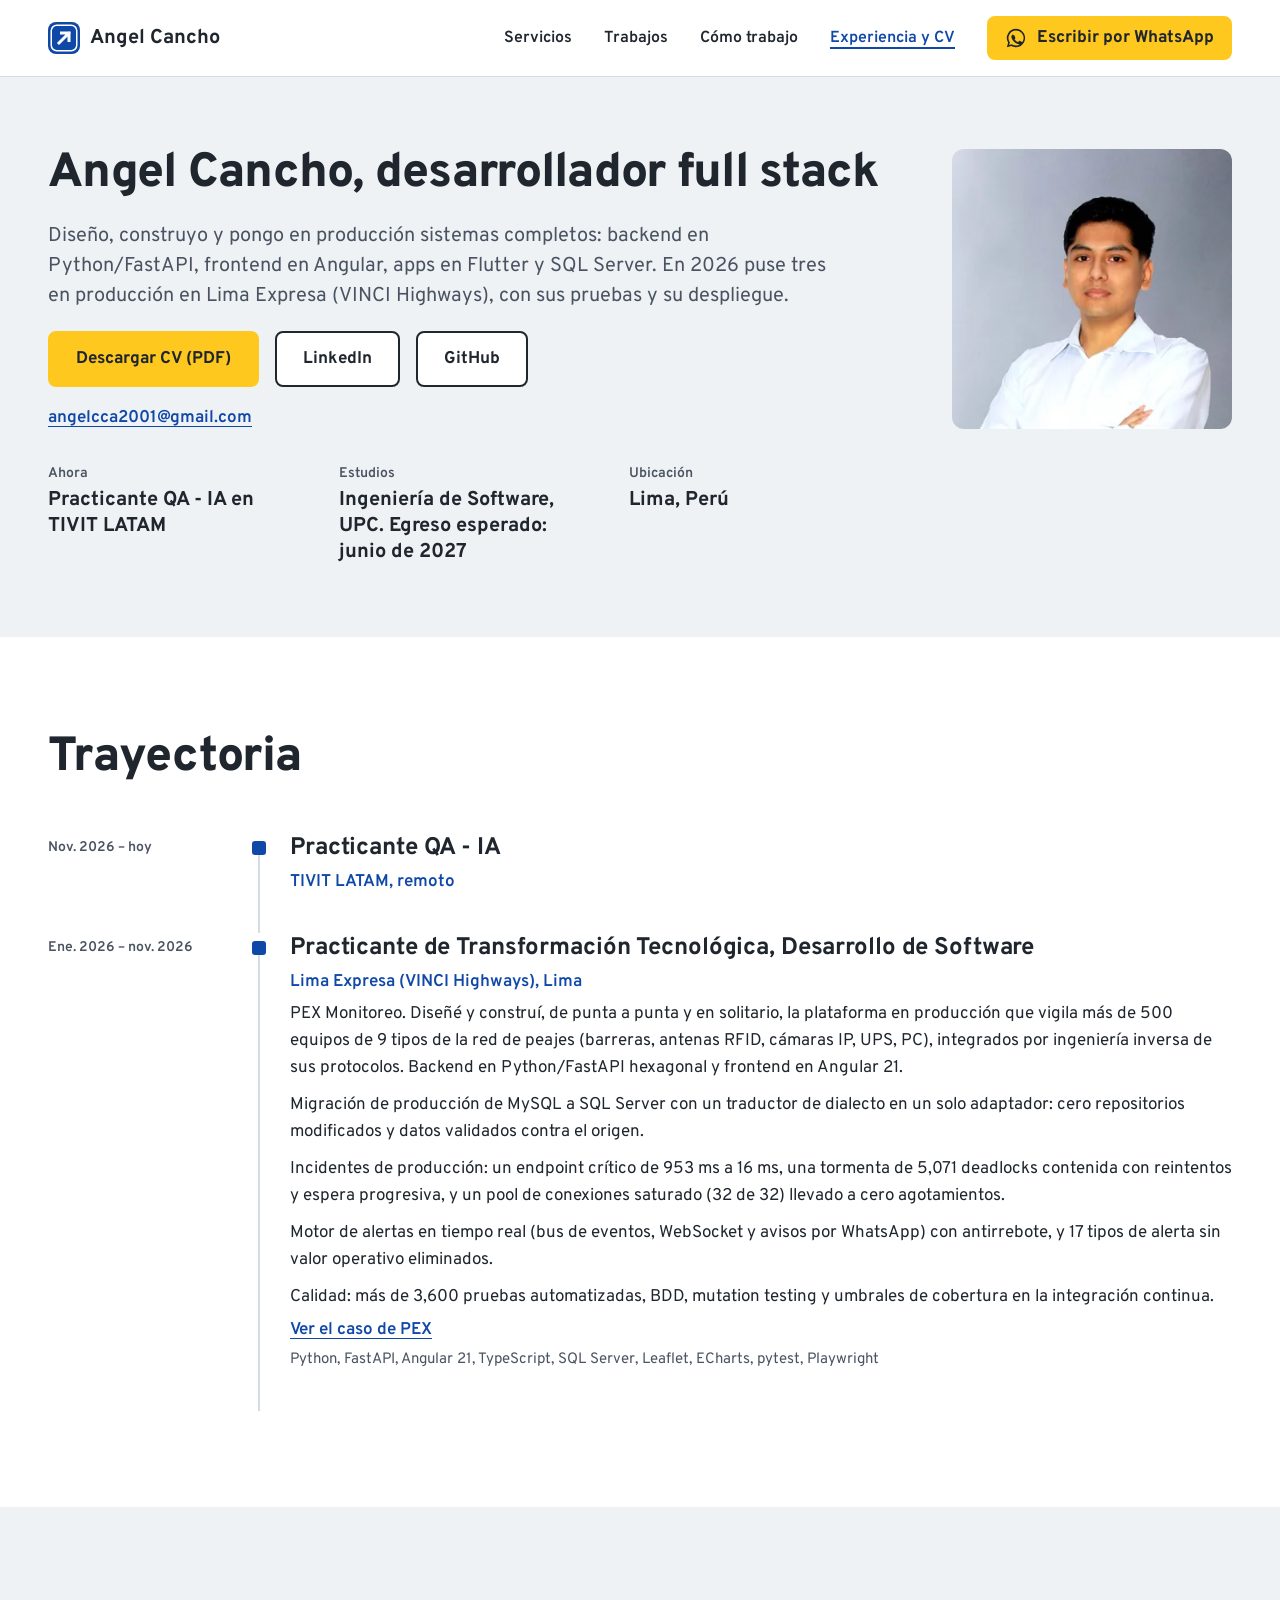
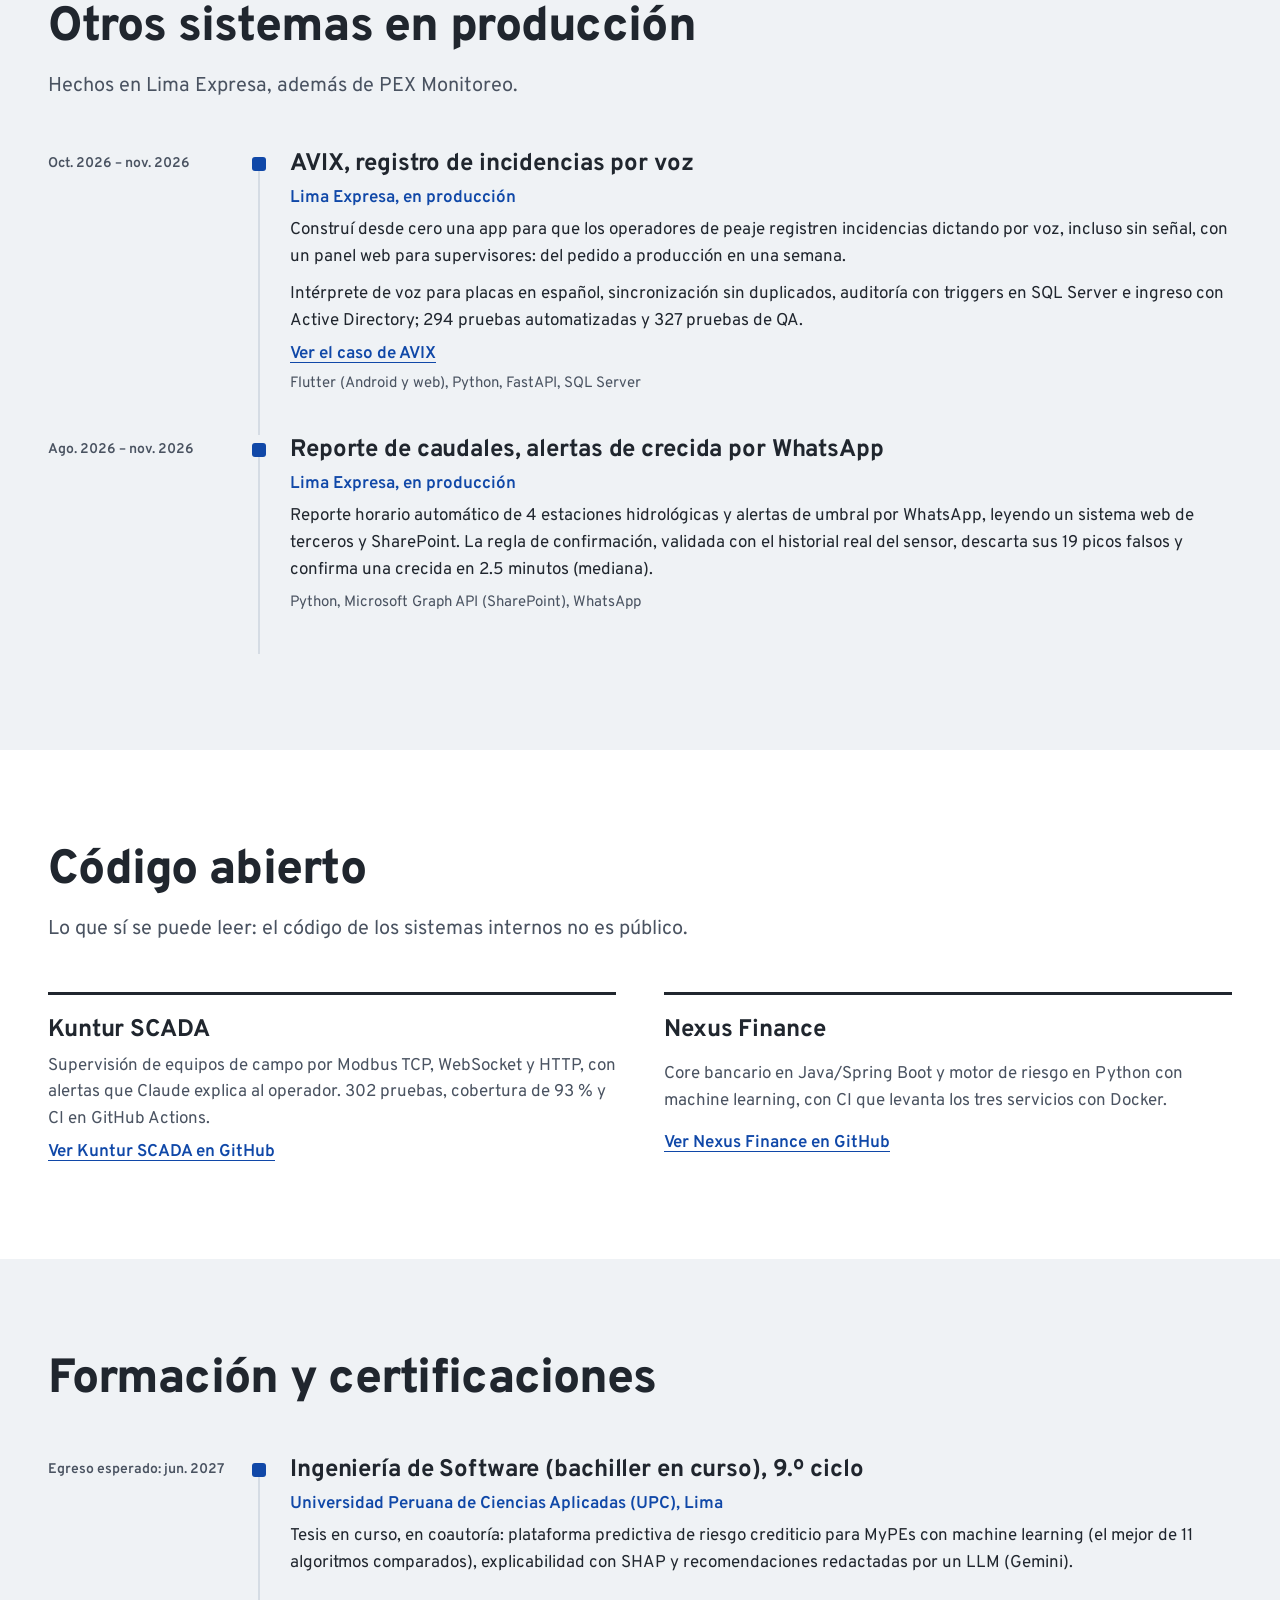
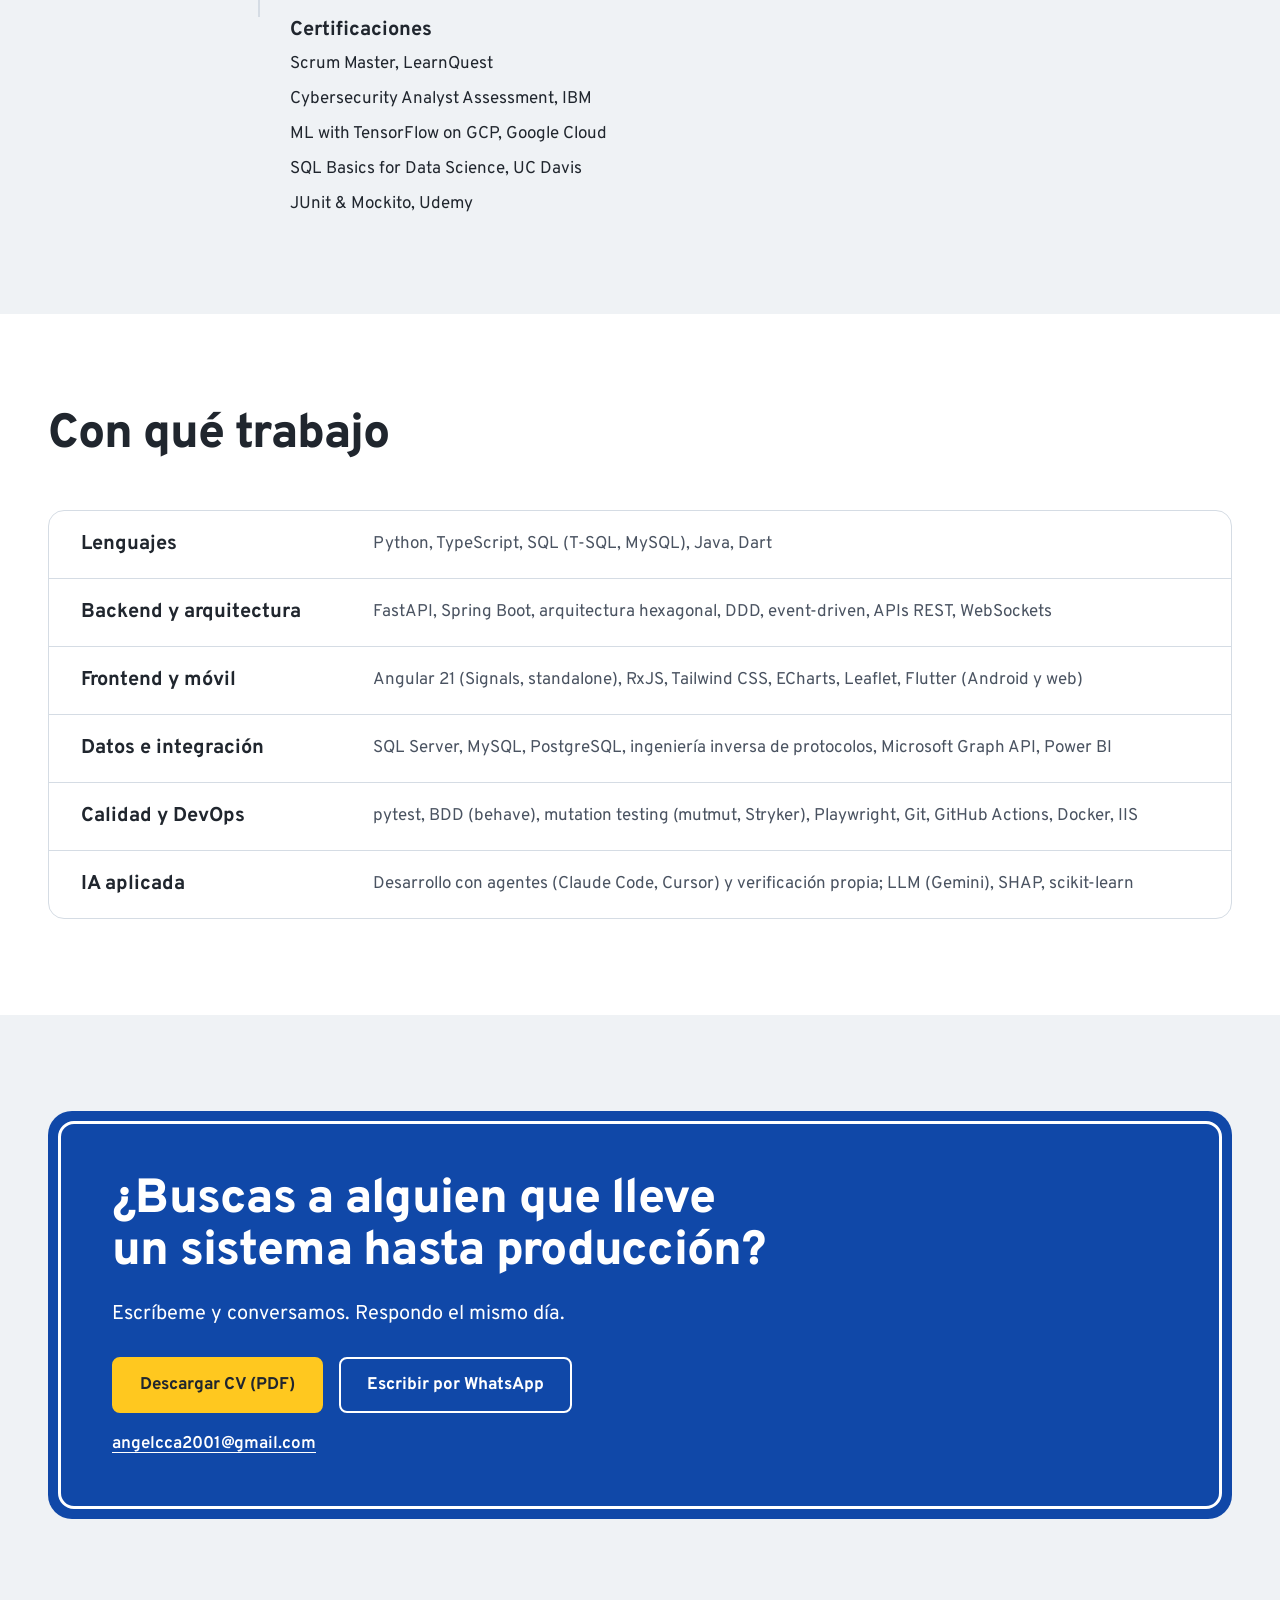
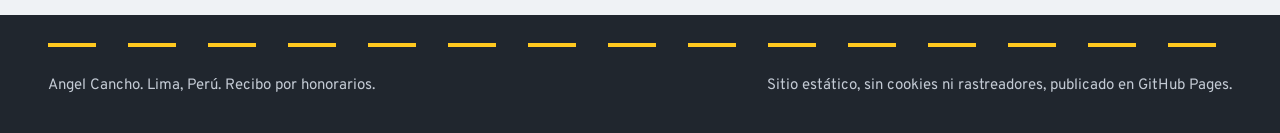
<file: experiencia/index.html>
<!DOCTYPE html>
<html lang="es-PE">
<head>
  <meta charset="utf-8">
  <meta name="viewport" content="width=device-width, initial-scale=1">
  <title>Experiencia y CV | Angel Cancho</title>
  <meta name="description" content="Experiencia y CV de Angel Cancho, desarrollador full stack: Python/FastAPI, Angular, Flutter y SQL Server. Tres sistemas puestos en producción en 2026.">
  <link rel="canonical" href="https://angerlessdev.github.io/experiencia/">
  <meta name="theme-color" content="#1048a8">
  <meta property="og:type" content="website">
  <meta property="og:locale" content="es_PE">
  <meta property="og:title" content="Experiencia y CV | Angel Cancho">
  <meta property="og:description" content="Experiencia y CV de Angel Cancho, desarrollador full stack: Python/FastAPI, Angular, Flutter y SQL Server. Tres sistemas puestos en producción en 2026.">
  <meta property="og:url" content="https://angerlessdev.github.io/experiencia/">
  <meta property="og:image" content="https://angerlessdev.github.io/img/og.png">
  <meta property="og:image:width" content="1200">
  <meta property="og:image:height" content="630">
  <meta property="og:image:alt" content="Angel Cancho, ingeniero de software en Lima. Webs que traen clientes. Sistemas que no se caen.">
  <meta name="twitter:card" content="summary_large_image">
  <link rel="icon" href="/favicon.svg" type="image/svg+xml">
  <link rel="preload" href="/fonts/overpass-latin.woff2" as="font" type="font/woff2" crossorigin>
  <link rel="stylesheet" href="/styles.css">
</head>
<body>
  <a class="saltar" href="#contenido">Saltar al contenido</a>

  <header class="cabecera">
    <div class="contenedor cabecera__fila">
      <a class="marca" href="/" aria-label="Angel Cancho, inicio"><svg viewBox="0 0 32 32" aria-hidden="true" focusable="false"><rect width="32" height="32" rx="8" fill="#1048a8"/><rect x="3.25" y="3.25" width="25.5" height="25.5" rx="5.5" fill="none" stroke="#fff" stroke-width="1.5"/><path d="M11 21 21 11M13.5 11H21v7.5" fill="none" stroke="#fff" stroke-width="3" stroke-linecap="square"/></svg><span>Angel Cancho</span></a>
      <nav class="nav" aria-label="Principal">
        <a href="/#servicios">Servicios</a>
        <a href="/#trabajos">Trabajos</a>
        <a class="nav__opcional" href="/#proceso">Cómo trabajo</a>
        <a href="/experiencia/" aria-current="page">Experiencia y CV</a>
      </nav>
      <a class="boton boton--primario boton--chico cabecera__boton" href="https://wa.me/51993339301?text=Hola%20Angel%2C%20vi%20tu%20web%20y%20quiero%20conversar%20sobre%20un%20proyecto." target="_blank" rel="noopener"><svg viewBox="0 0 24 24" aria-hidden="true" focusable="false"><path d="M12 2a10 10 0 0 0-8.6 15.1L2 22l5-1.3A10 10 0 1 0 12 2Zm0 1.8a8.2 8.2 0 1 1-4.2 15.2l-.3-.2-3 .8.8-2.9-.2-.3A8.2 8.2 0 0 1 12 3.8Zm-3.3 4.4c-.2 0-.5 0-.7.3-.3.3-1 1-1 2.4s1 2.8 1.2 3c.1.2 2 3.2 5 4.3 2.4 1 2.9.8 3.4.7.5 0 1.7-.7 1.9-1.3.2-.7.2-1.2.2-1.3-.1-.1-.3-.2-.6-.3l-2-1c-.3-.1-.5-.2-.7.2l-.9 1.1c-.2.2-.3.2-.6.1a6.7 6.7 0 0 1-3.3-2.9c-.3-.4.2-.4.7-1.3.1-.2 0-.4 0-.5l-.9-2.2c-.2-.6-.5-.5-.7-.5h-.6Z"/></svg><span class="ancho">Escribir por WhatsApp</span><span class="angosto">WhatsApp</span><span class="oculto"> (se abre en otra pestaña)</span></a>
    </div>
  </header>

  <main id="contenido">
    <section class="presentacion" aria-labelledby="titular">
      <div class="contenedor presentacion__rejilla">
        <img class="presentacion__foto" src="/img/angel-640.webp" srcset="/img/angel-320.webp 320w, /img/angel-640.webp 640w" sizes="(min-width: 68.75em) 280px, (min-width: 48em) 200px, 96px" width="640" height="640" alt="Angel Cancho, de brazos cruzados y camisa blanca.">
        <div class="presentacion__texto">
          <h1 id="titular">Angel Cancho, desarrollador full stack</h1>
          <p class="bajada">Diseño, construyo y pongo en producción sistemas completos: backend en Python/FastAPI, frontend en Angular, apps en Flutter y SQL Server. En 2026 puse tres en producción en Lima Expresa (VINCI Highways), con sus pruebas y su despliegue.</p>
          <div class="acciones">
            <a class="boton boton--primario" href="/cv/CV_Angel_Cancho.pdf" download>Descargar CV (PDF)</a>
            <a class="boton boton--secundario" href="https://www.linkedin.com/in/angel-cancho" target="_blank" rel="noopener">LinkedIn<span class="oculto"> (se abre en otra pestaña)</span></a>
            <a class="boton boton--secundario" href="https://github.com/angerlessdev" target="_blank" rel="noopener">GitHub<span class="oculto"> (se abre en otra pestaña)</span></a>
          </div>
          <a class="enlace" href="mailto:angelcca2001@gmail.com">angelcca2001@gmail.com</a>
          <dl class="datos">
            <div class="dato"><dt>Ahora</dt><dd>Practicante QA - IA en TIVIT LATAM</dd></div>
            <div class="dato"><dt>Estudios</dt><dd>Ingeniería de Software, UPC. Egreso esperado: junio de 2027</dd></div>
            <div class="dato"><dt>Ubicación</dt><dd>Lima, Perú</dd></div>
          </dl>
        </div>
      </div>
    </section>

    <section class="seccion" aria-labelledby="t-trayectoria">
      <div class="contenedor">
        <div class="seccion__cabeza"><h2 class="titulo" id="t-trayectoria">Trayectoria</h2></div>
        <ol class="hitos">
          <li class="hito">
            <p class="hito__fechas">Nov. 2026 – hoy</p>
            <span class="hito__marca" aria-hidden="true"></span>
            <div class="hito__contenido">
              <h3 class="subtitulo">Practicante QA - IA</h3>
              <p class="hito__empresa">TIVIT LATAM, remoto</p>
            </div>
          </li>
          <li class="hito">
            <p class="hito__fechas">Ene. 2026 – nov. 2026</p>
            <span class="hito__marca" aria-hidden="true"></span>
            <div class="hito__contenido">
              <h3 class="subtitulo">Practicante de Transformación Tecnológica, Desarrollo de Software</h3>
              <p class="hito__empresa">Lima Expresa (VINCI Highways), Lima</p>
              <div class="hito__texto">
                <p>PEX Monitoreo. Diseñé y construí, de punta a punta y en solitario, la plataforma en producción que vigila más de 500 equipos de 9 tipos de la red de peajes (barreras, antenas RFID, cámaras IP, UPS, PC), integrados por ingeniería inversa de sus protocolos. Backend en Python/FastAPI hexagonal y frontend en Angular 21.</p>
                <p>Migración de producción de MySQL a SQL Server con un traductor de dialecto en un solo adaptador: cero repositorios modificados y datos validados contra el origen.</p>
                <p>Incidentes de producción: un endpoint crítico de 953&nbsp;ms a 16&nbsp;ms, una tormenta de 5,071 deadlocks contenida con reintentos y espera progresiva, y un pool de conexiones saturado (32 de 32) llevado a cero agotamientos.</p>
                <p>Motor de alertas en tiempo real (bus de eventos, WebSocket y avisos por WhatsApp) con antirrebote, y 17 tipos de alerta sin valor operativo eliminados.</p>
                <p>Calidad: más de 3,600 pruebas automatizadas, BDD, mutation testing y umbrales de cobertura en la integración continua.</p>
              </div>
              <p class="hito__enlaces"><a class="enlace" href="/casos/pex/">Ver el caso de PEX</a></p>
              <p class="hito__tec chico">Python, FastAPI, Angular 21, TypeScript, SQL Server, Leaflet, ECharts, pytest, Playwright</p>
            </div>
          </li>
        </ol>
      </div>
    </section>

    <section class="seccion seccion--concreto" aria-labelledby="t-otros">
      <div class="contenedor">
        <div class="seccion__cabeza">
          <h2 class="titulo" id="t-otros">Otros sistemas en producción</h2>
          <p class="bajada">Hechos en Lima Expresa, además de PEX Monitoreo.</p>
        </div>
        <ol class="hitos">
          <li class="hito">
            <p class="hito__fechas">Oct. 2026 – nov. 2026</p>
            <span class="hito__marca" aria-hidden="true"></span>
            <div class="hito__contenido">
              <h3 class="subtitulo">AVIX, registro de incidencias por voz</h3>
              <p class="hito__empresa">Lima Expresa, en producción</p>
              <div class="hito__texto">
                <p>Construí desde cero una app para que los operadores de peaje registren incidencias dictando por voz, incluso sin señal, con un panel web para supervisores: del pedido a producción en una semana.</p>
                <p>Intérprete de voz para placas en español, sincronización sin duplicados, auditoría con triggers en SQL Server e ingreso con Active Directory; 294 pruebas automatizadas y 327 pruebas de QA.</p>
              </div>
              <p class="hito__enlaces"><a class="enlace" href="/casos/avix/">Ver el caso de AVIX</a></p>
              <p class="hito__tec chico">Flutter (Android y web), Python, FastAPI, SQL Server</p>
            </div>
          </li>
          <li class="hito">
            <p class="hito__fechas">Ago. 2026 – nov. 2026</p>
            <span class="hito__marca" aria-hidden="true"></span>
            <div class="hito__contenido">
              <h3 class="subtitulo">Reporte de caudales, alertas de crecida por WhatsApp</h3>
              <p class="hito__empresa">Lima Expresa, en producción</p>
              <div class="hito__texto">
                <p>Reporte horario automático de 4 estaciones hidrológicas y alertas de umbral por WhatsApp, leyendo un sistema web de terceros y SharePoint. La regla de confirmación, validada con el historial real del sensor, descarta sus 19 picos falsos y confirma una crecida en 2.5 minutos (mediana).</p>
              </div>
              <p class="hito__tec chico">Python, Microsoft Graph API (SharePoint), WhatsApp</p>
            </div>
          </li>
        </ol>
      </div>
    </section>

    <section class="seccion" aria-labelledby="t-abierto">
      <div class="contenedor">
        <div class="seccion__cabeza">
          <h2 class="titulo" id="t-abierto">Código abierto</h2>
          <p class="bajada">Lo que sí se puede leer: el código de los sistemas internos no es público.</p>
        </div>
        <ul class="abiertos">
          <li class="abierto">
            <h3 class="subtitulo">Kuntur SCADA</h3>
            <p>Supervisión de equipos de campo por Modbus TCP, WebSocket y HTTP, con alertas que Claude explica al operador. 302 pruebas, cobertura de 93&nbsp;% y CI en GitHub Actions.</p>
            <a class="enlace" href="https://github.com/angerlessdev/kuntur-scada" target="_blank" rel="noopener">Ver Kuntur SCADA en GitHub<span class="oculto"> (se abre en otra pestaña)</span></a>
          </li>
          <li class="abierto">
            <h3 class="subtitulo">Nexus Finance</h3>
            <p>Core bancario en Java/Spring Boot y motor de riesgo en Python con machine learning, con CI que levanta los tres servicios con Docker.</p>
            <a class="enlace" href="https://github.com/nexus-fintech/nexus-finance-platform" target="_blank" rel="noopener">Ver Nexus Finance en GitHub<span class="oculto"> (se abre en otra pestaña)</span></a>
          </li>
        </ul>
      </div>
    </section>

    <section class="seccion seccion--concreto" aria-labelledby="t-formacion">
      <div class="contenedor">
        <div class="seccion__cabeza"><h2 class="titulo" id="t-formacion">Formación y certificaciones</h2></div>
        <ol class="hitos">
          <li class="hito">
            <p class="hito__fechas">Egreso esperado: jun. 2027</p>
            <span class="hito__marca" aria-hidden="true"></span>
            <div class="hito__contenido">
              <h3 class="subtitulo">Ingeniería de Software (bachiller en curso), 9.º ciclo</h3>
              <p class="hito__empresa">Universidad Peruana de Ciencias Aplicadas (UPC), Lima</p>
              <div class="hito__texto">
                <p>Tesis en curso, en coautoría: plataforma predictiva de riesgo crediticio para MyPEs con machine learning (el mejor de 11 algoritmos comparados), explicabilidad con SHAP y recomendaciones redactadas por un LLM (Gemini).</p>
              </div>
            </div>
          </li>
        </ol>
        <div class="certificaciones">
          <h3 class="titulo-2">Certificaciones</h3>
          <ul class="certificaciones__lista">
            <li>Scrum Master, LearnQuest</li>
            <li>Cybersecurity Analyst Assessment, IBM</li>
            <li>ML with TensorFlow on GCP, Google Cloud</li>
            <li>SQL Basics for Data Science, UC Davis</li>
            <li>JUnit &amp; Mockito, Udemy</li>
          </ul>
        </div>
      </div>
    </section>

    <section class="seccion" aria-labelledby="t-herramientas">
      <div class="contenedor">
        <div class="seccion__cabeza"><h2 class="titulo" id="t-herramientas">Con qué trabajo</h2></div>
        <dl class="herramientas">
          <div class="herramienta"><dt>Lenguajes</dt><dd>Python, TypeScript, SQL (T-SQL, MySQL), Java, Dart</dd></div>
          <div class="herramienta"><dt>Backend y arquitectura</dt><dd>FastAPI, Spring Boot, arquitectura hexagonal, DDD, event-driven, APIs REST, WebSockets</dd></div>
          <div class="herramienta"><dt>Frontend y móvil</dt><dd>Angular 21 (Signals, standalone), RxJS, Tailwind CSS, ECharts, Leaflet, Flutter (Android y web)</dd></div>
          <div class="herramienta"><dt>Datos e integración</dt><dd>SQL Server, MySQL, PostgreSQL, ingeniería inversa de protocolos, Microsoft Graph API, Power BI</dd></div>
          <div class="herramienta"><dt>Calidad y DevOps</dt><dd>pytest, BDD (behave), mutation testing (mutmut, Stryker), Playwright, Git, GitHub Actions, Docker, IIS</dd></div>
          <div class="herramienta"><dt>IA aplicada</dt><dd>Desarrollo con agentes (Claude Code, Cursor) y verificación propia; LLM (Gemini), SHAP, scikit-learn</dd></div>
        </dl>
      </div>
    </section>

    <section class="cierre" aria-labelledby="t-cierre">
      <div class="portada__marco">
        <div class="senal senal--cierre sobre-oscuro">
          <div class="senal__borde">
            <div class="cierre__texto">
              <h2 class="titulo" id="t-cierre">¿Buscas a alguien que lleve un sistema hasta producción?</h2>
              <p>Escríbeme y conversamos. Respondo el mismo día.</p>
              <div class="cierre__acciones">
                <a class="boton boton--primario boton--lleno" href="/cv/CV_Angel_Cancho.pdf" download>Descargar CV (PDF)</a>
                <a class="boton boton--senal boton--lleno" href="https://wa.me/51993339301?text=Hola%20Angel%2C%20vi%20tu%20experiencia%20y%20quiero%20conversar%20contigo." target="_blank" rel="noopener">Escribir por WhatsApp<span class="oculto"> (se abre en otra pestaña)</span></a>
              </div>
              <a class="enlace" href="mailto:angelcca2001@gmail.com">angelcca2001@gmail.com</a>
            </div>
          </div>
        </div>
      </div>
    </section>
  </main>

  <footer class="pie">
    <div class="contenedor">
      <div class="carril" aria-hidden="true"></div>
      <div class="pie__textos chico">
        <p>Angel Cancho. Lima, Perú. Recibo por honorarios.</p>
        <p>Sitio estático, sin cookies ni rastreadores, publicado en GitHub Pages.</p>
      </div>
    </div>
  </footer>
</body>
</html>
</file>
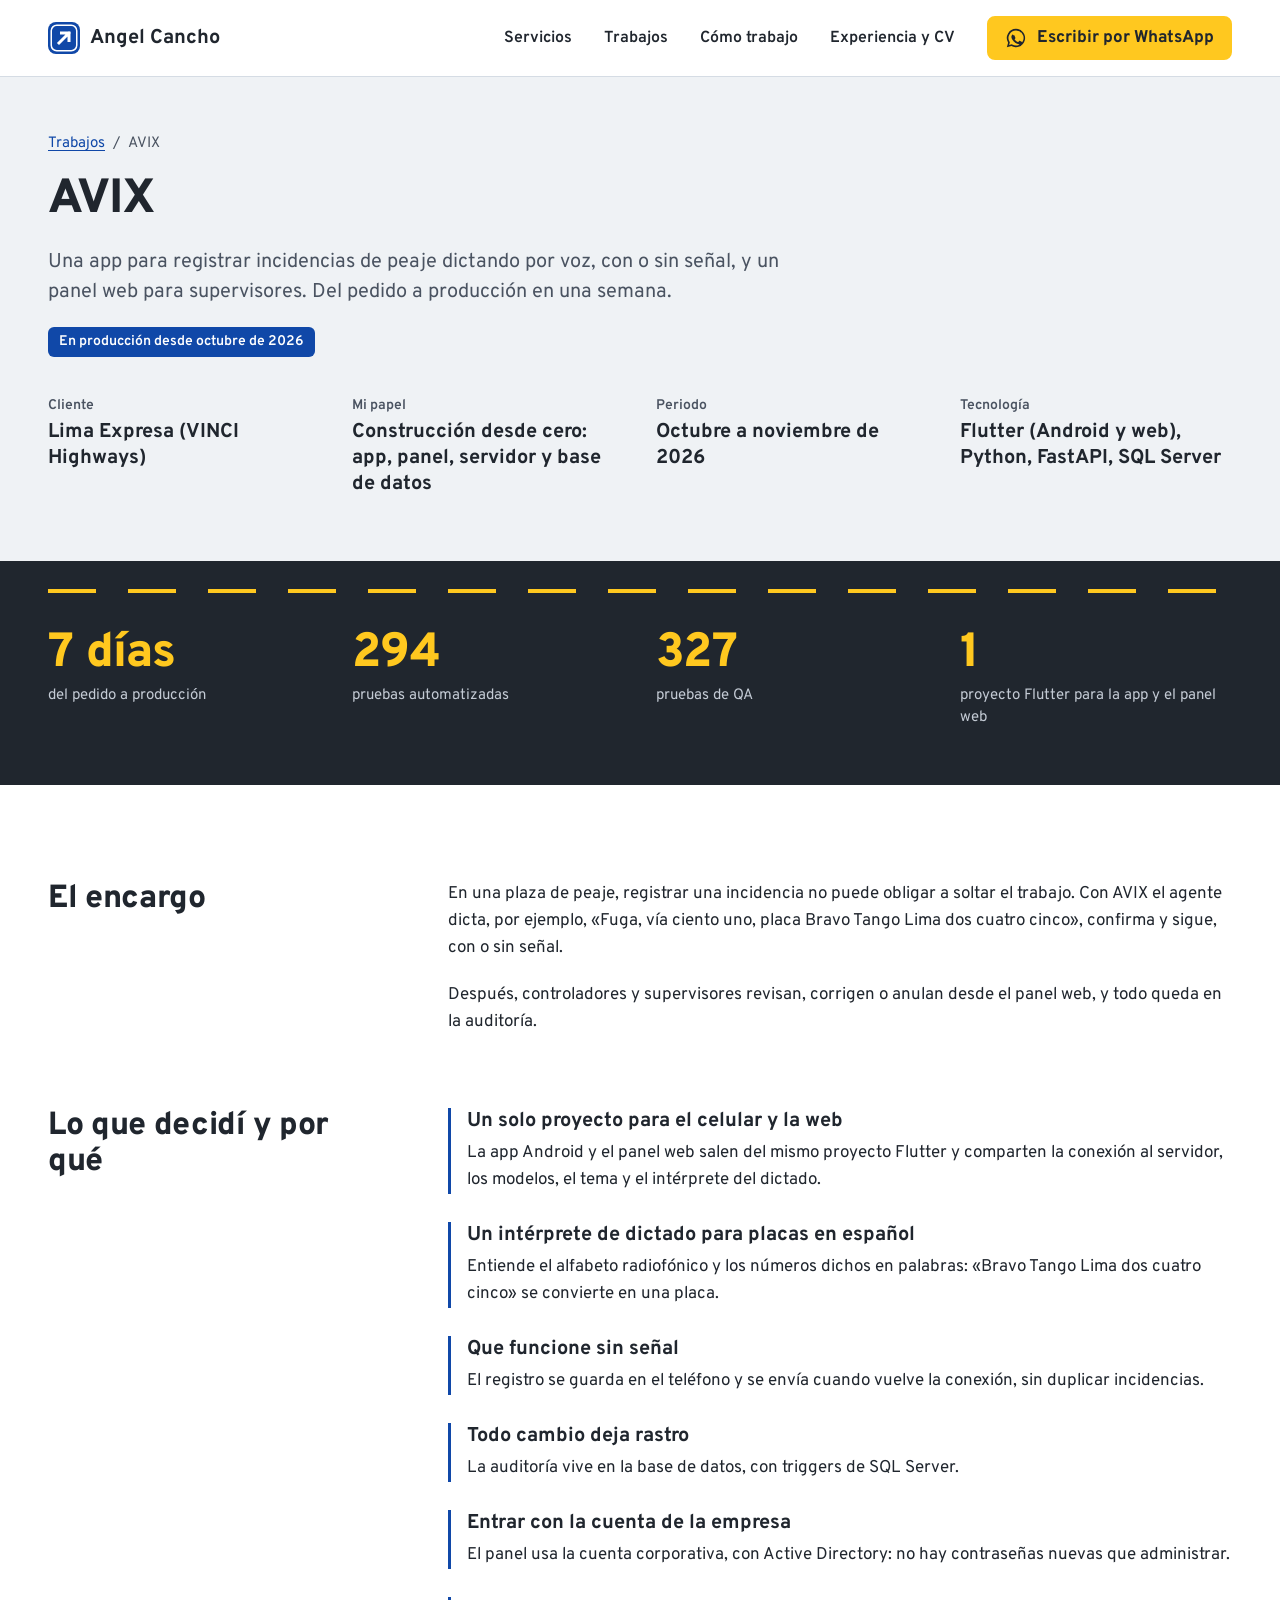
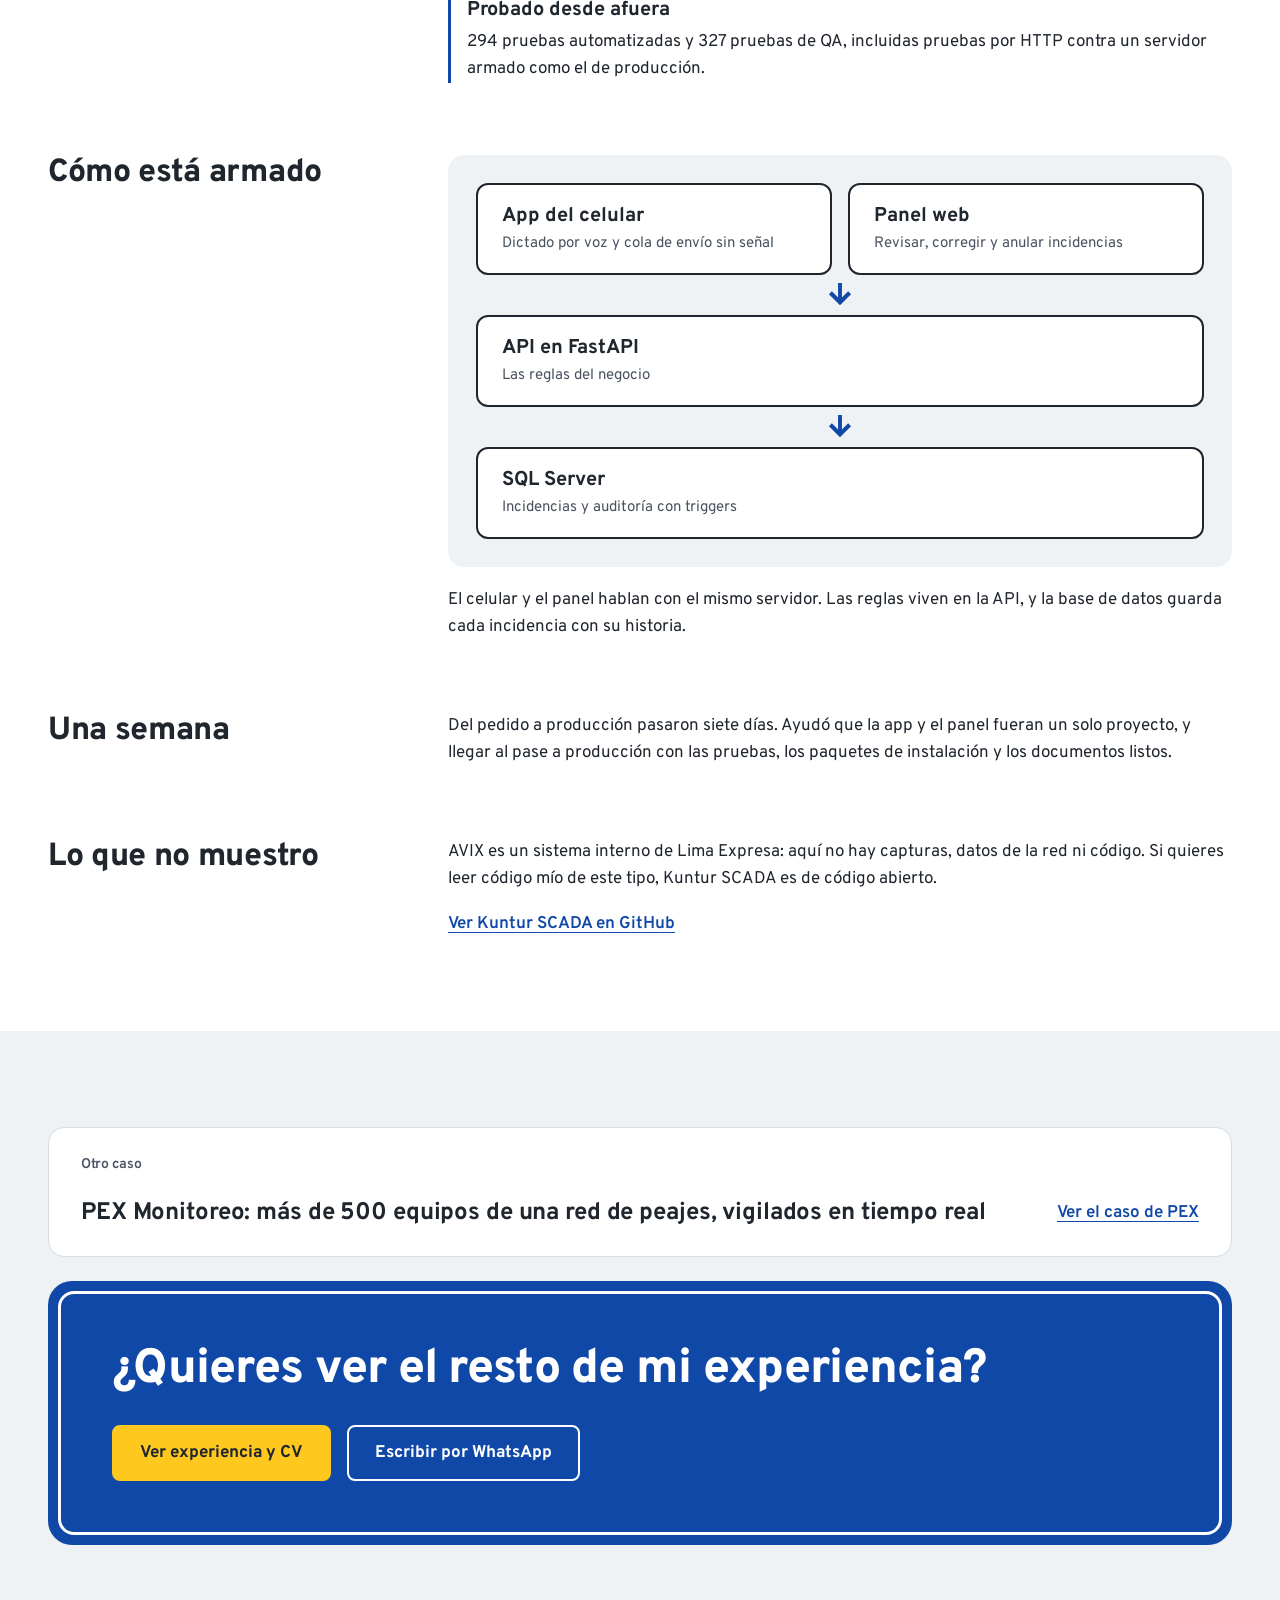
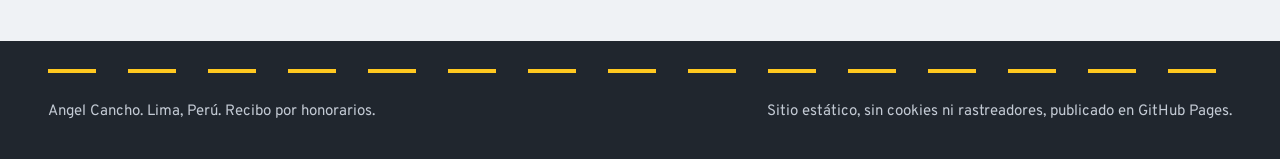
<file: casos/avix/index.html>
<!DOCTYPE html>
<html lang="es-PE">
<head>
  <meta charset="utf-8">
  <meta name="viewport" content="width=device-width, initial-scale=1">
  <title>AVIX, caso | Angel Cancho</title>
  <meta name="description" content="Caso AVIX: una app para registrar incidencias de peaje dictando por voz, con panel web para supervisores. Del pedido a producción en una semana.">
  <link rel="canonical" href="https://angerlessdev.github.io/casos/avix/">
  <meta name="theme-color" content="#1048a8">
  <meta property="og:type" content="website">
  <meta property="og:locale" content="es_PE">
  <meta property="og:title" content="AVIX, caso | Angel Cancho">
  <meta property="og:description" content="Caso AVIX: una app para registrar incidencias de peaje dictando por voz, con panel web para supervisores. Del pedido a producción en una semana.">
  <meta property="og:url" content="https://angerlessdev.github.io/casos/avix/">
  <meta property="og:image" content="https://angerlessdev.github.io/img/og.png">
  <meta property="og:image:width" content="1200">
  <meta property="og:image:height" content="630">
  <meta property="og:image:alt" content="Angel Cancho, ingeniero de software en Lima. Webs que traen clientes. Sistemas que no se caen.">
  <meta name="twitter:card" content="summary_large_image">
  <link rel="icon" href="/favicon.svg" type="image/svg+xml">
  <link rel="preload" href="/fonts/overpass-latin.woff2" as="font" type="font/woff2" crossorigin>
  <link rel="stylesheet" href="/styles.css">
</head>
<body>
  <a class="saltar" href="#contenido">Saltar al contenido</a>

  <header class="cabecera">
    <div class="contenedor cabecera__fila">
      <a class="marca" href="/" aria-label="Angel Cancho, inicio"><svg viewBox="0 0 32 32" aria-hidden="true" focusable="false"><rect width="32" height="32" rx="8" fill="#1048a8"/><rect x="3.25" y="3.25" width="25.5" height="25.5" rx="5.5" fill="none" stroke="#fff" stroke-width="1.5"/><path d="M11 21 21 11M13.5 11H21v7.5" fill="none" stroke="#fff" stroke-width="3" stroke-linecap="square"/></svg><span>Angel Cancho</span></a>
      <nav class="nav" aria-label="Principal">
        <a href="/#servicios">Servicios</a>
        <a href="/#trabajos">Trabajos</a>
        <a class="nav__opcional" href="/#proceso">Cómo trabajo</a>
        <a href="/experiencia/">Experiencia y CV</a>
      </nav>
      <a class="boton boton--primario boton--chico cabecera__boton" href="https://wa.me/51993339301?text=Hola%20Angel%2C%20vi%20tu%20web%20y%20quiero%20conversar%20sobre%20un%20proyecto." target="_blank" rel="noopener"><svg viewBox="0 0 24 24" aria-hidden="true" focusable="false"><path d="M12 2a10 10 0 0 0-8.6 15.1L2 22l5-1.3A10 10 0 1 0 12 2Zm0 1.8a8.2 8.2 0 1 1-4.2 15.2l-.3-.2-3 .8.8-2.9-.2-.3A8.2 8.2 0 0 1 12 3.8Zm-3.3 4.4c-.2 0-.5 0-.7.3-.3.3-1 1-1 2.4s1 2.8 1.2 3c.1.2 2 3.2 5 4.3 2.4 1 2.9.8 3.4.7.5 0 1.7-.7 1.9-1.3.2-.7.2-1.2.2-1.3-.1-.1-.3-.2-.6-.3l-2-1c-.3-.1-.5-.2-.7.2l-.9 1.1c-.2.2-.3.2-.6.1a6.7 6.7 0 0 1-3.3-2.9c-.3-.4.2-.4.7-1.3.1-.2 0-.4 0-.5l-.9-2.2c-.2-.6-.5-.5-.7-.5h-.6Z"/></svg><span class="ancho">Escribir por WhatsApp</span><span class="angosto">WhatsApp</span><span class="oculto"> (se abre en otra pestaña)</span></a>
    </div>
  </header>

  <main id="contenido">
    <section class="caso-cabeza" aria-labelledby="titular">
      <div class="contenedor">
        <nav class="migas chico" aria-label="Ruta"><a href="/#trabajos">Trabajos</a><span aria-hidden="true">/</span><span aria-current="page">AVIX</span></nav>
        <h1 id="titular">AVIX</h1>
        <p class="bajada">Una app para registrar incidencias de peaje dictando por voz, con o sin señal, y un panel web para supervisores. Del pedido a producción en una semana.</p>
        <p><span class="estado estado--produccion">En producción desde octubre de 2026</span></p>
        <dl class="ficha">
          <div class="dato"><dt>Cliente</dt><dd>Lima Expresa (VINCI Highways)</dd></div>
          <div class="dato"><dt>Mi papel</dt><dd>Construcción desde cero: app, panel, servidor y base de datos</dd></div>
          <div class="dato"><dt>Periodo</dt><dd>Octubre a noviembre de 2026</dd></div>
          <div class="dato"><dt>Tecnología</dt><dd>Flutter (Android y web), Python, FastAPI, SQL Server</dd></div>
        </dl>
      </div>
    </section>

    <section class="cifras sobre-oscuro" aria-label="En cifras">
      <div class="contenedor">
        <div class="carril" aria-hidden="true"></div>
        <ul class="cifras__fila">
          <li class="cifra"><strong>7 días</strong><span class="chico">del pedido a producción</span></li>
          <li class="cifra"><strong>294</strong><span class="chico">pruebas automatizadas</span></li>
          <li class="cifra"><strong>327</strong><span class="chico">pruebas de QA</span></li>
          <li class="cifra"><strong>1</strong><span class="chico">proyecto Flutter para la app y el panel web</span></li>
        </ul>
      </div>
    </section>

    <div class="seccion">
      <div class="contenedor bloques">
        <section class="bloque" aria-labelledby="b1">
          <h2 class="subtitulo" id="b1">El encargo</h2>
          <div class="bloque__contenido">
            <p>En una plaza de peaje, registrar una incidencia no puede obligar a soltar el trabajo. Con AVIX el agente dicta, por ejemplo, «Fuga, vía ciento uno, placa Bravo Tango Lima dos cuatro cinco», confirma y sigue, con o sin señal.</p>
            <p>Después, controladores y supervisores revisan, corrigen o anulan desde el panel web, y todo queda en la auditoría.</p>
          </div>
        </section>
        <section class="bloque" aria-labelledby="b2">
          <h2 class="subtitulo" id="b2">Lo que decidí y por qué</h2>
          <div class="bloque__contenido">
            <div class="decisiones">
              <div class="decision"><h3>Un solo proyecto para el celular y la web</h3><p>La app Android y el panel web salen del mismo proyecto Flutter y comparten la conexión al servidor, los modelos, el tema y el intérprete del dictado.</p></div>
              <div class="decision"><h3>Un intérprete de dictado para placas en español</h3><p>Entiende el alfabeto radiofónico y los números dichos en palabras: «Bravo Tango Lima dos cuatro cinco» se convierte en una placa.</p></div>
              <div class="decision"><h3>Que funcione sin señal</h3><p>El registro se guarda en el teléfono y se envía cuando vuelve la conexión, sin duplicar incidencias.</p></div>
              <div class="decision"><h3>Todo cambio deja rastro</h3><p>La auditoría vive en la base de datos, con triggers de SQL Server.</p></div>
              <div class="decision"><h3>Entrar con la cuenta de la empresa</h3><p>El panel usa la cuenta corporativa, con Active Directory: no hay contraseñas nuevas que administrar.</p></div>
              <div class="decision"><h3>Probado desde afuera</h3><p>294 pruebas automatizadas y 327 pruebas de QA, incluidas pruebas por HTTP contra un servidor armado como el de producción.</p></div>
            </div>
          </div>
        </section>
        <section class="bloque" aria-labelledby="b3">
          <h2 class="subtitulo" id="b3">Cómo está armado</h2>
          <div class="bloque__contenido">
            <figure class="diagrama" role="group" aria-label="Diagrama: la app del celular y el panel web hablan con la API, que guarda las incidencias y su auditoría en SQL Server.">
              <ol class="diagrama__pasos">
                <li>
                  <ul class="diagrama__par">
                    <li class="caja"><strong>App del celular</strong><span class="chico">Dictado por voz y cola de envío sin señal</span></li>
                    <li class="caja"><strong>Panel web</strong><span class="chico">Revisar, corregir y anular incidencias</span></li>
                  </ul>
                </li>
                <li><div class="caja"><strong>API en FastAPI</strong><span class="chico">Las reglas del negocio</span></div></li>
                <li><div class="caja"><strong>SQL Server</strong><span class="chico">Incidencias y auditoría con triggers</span></div></li>
              </ol>
            </figure>
            <p>El celular y el panel hablan con el mismo servidor. Las reglas viven en la API, y la base de datos guarda cada incidencia con su historia.</p>
          </div>
        </section>
        <section class="bloque" aria-labelledby="b4">
          <h2 class="subtitulo" id="b4">Una semana</h2>
          <div class="bloque__contenido">
            <p>Del pedido a producción pasaron siete días. Ayudó que la app y el panel fueran un solo proyecto, y llegar al pase a producción con las pruebas, los paquetes de instalación y los documentos listos.</p>
          </div>
        </section>
        <section class="bloque" aria-labelledby="b5">
          <h2 class="subtitulo" id="b5">Lo que no muestro</h2>
          <div class="bloque__contenido">
            <p>AVIX es un sistema interno de Lima Expresa: aquí no hay capturas, datos de la red ni código. Si quieres leer código mío de este tipo, Kuntur SCADA es de código abierto.</p>
            <a class="enlace" href="https://github.com/angerlessdev/kuntur-scada" target="_blank" rel="noopener">Ver Kuntur SCADA en GitHub<span class="oculto"> (se abre en otra pestaña)</span></a>
          </div>
        </section>
      </div>
    </div>

    <section class="cierre" aria-labelledby="t-cierre">
      <div class="portada__marco">
        <div class="siguiente">
          <p class="siguiente__etiqueta">Otro caso</p>
          <p class="subtitulo">PEX Monitoreo: más de 500 equipos de una red de peajes, vigilados en tiempo real</p>
          <a class="enlace" href="/casos/pex/">Ver el caso de PEX</a>
        </div>
        <div class="senal senal--cierre sobre-oscuro">
          <div class="senal__borde">
            <div class="cierre__texto">
              <h2 class="titulo" id="t-cierre">¿Quieres ver el resto de mi experiencia?</h2>
              <div class="cierre__acciones">
                <a class="boton boton--primario boton--lleno" href="/experiencia/">Ver experiencia y CV</a>
                <a class="boton boton--senal boton--lleno" href="https://wa.me/51993339301?text=Hola%20Angel%2C%20vi%20tu%20experiencia%20y%20quiero%20conversar%20contigo." target="_blank" rel="noopener">Escribir por WhatsApp<span class="oculto"> (se abre en otra pestaña)</span></a>
              </div>
            </div>
          </div>
        </div>
      </div>
    </section>
  </main>

  <footer class="pie">
    <div class="contenedor">
      <div class="carril" aria-hidden="true"></div>
      <div class="pie__textos chico">
        <p>Angel Cancho. Lima, Perú. Recibo por honorarios.</p>
        <p>Sitio estático, sin cookies ni rastreadores, publicado en GitHub Pages.</p>
      </div>
    </div>
  </footer>
</body>
</html>
</file>
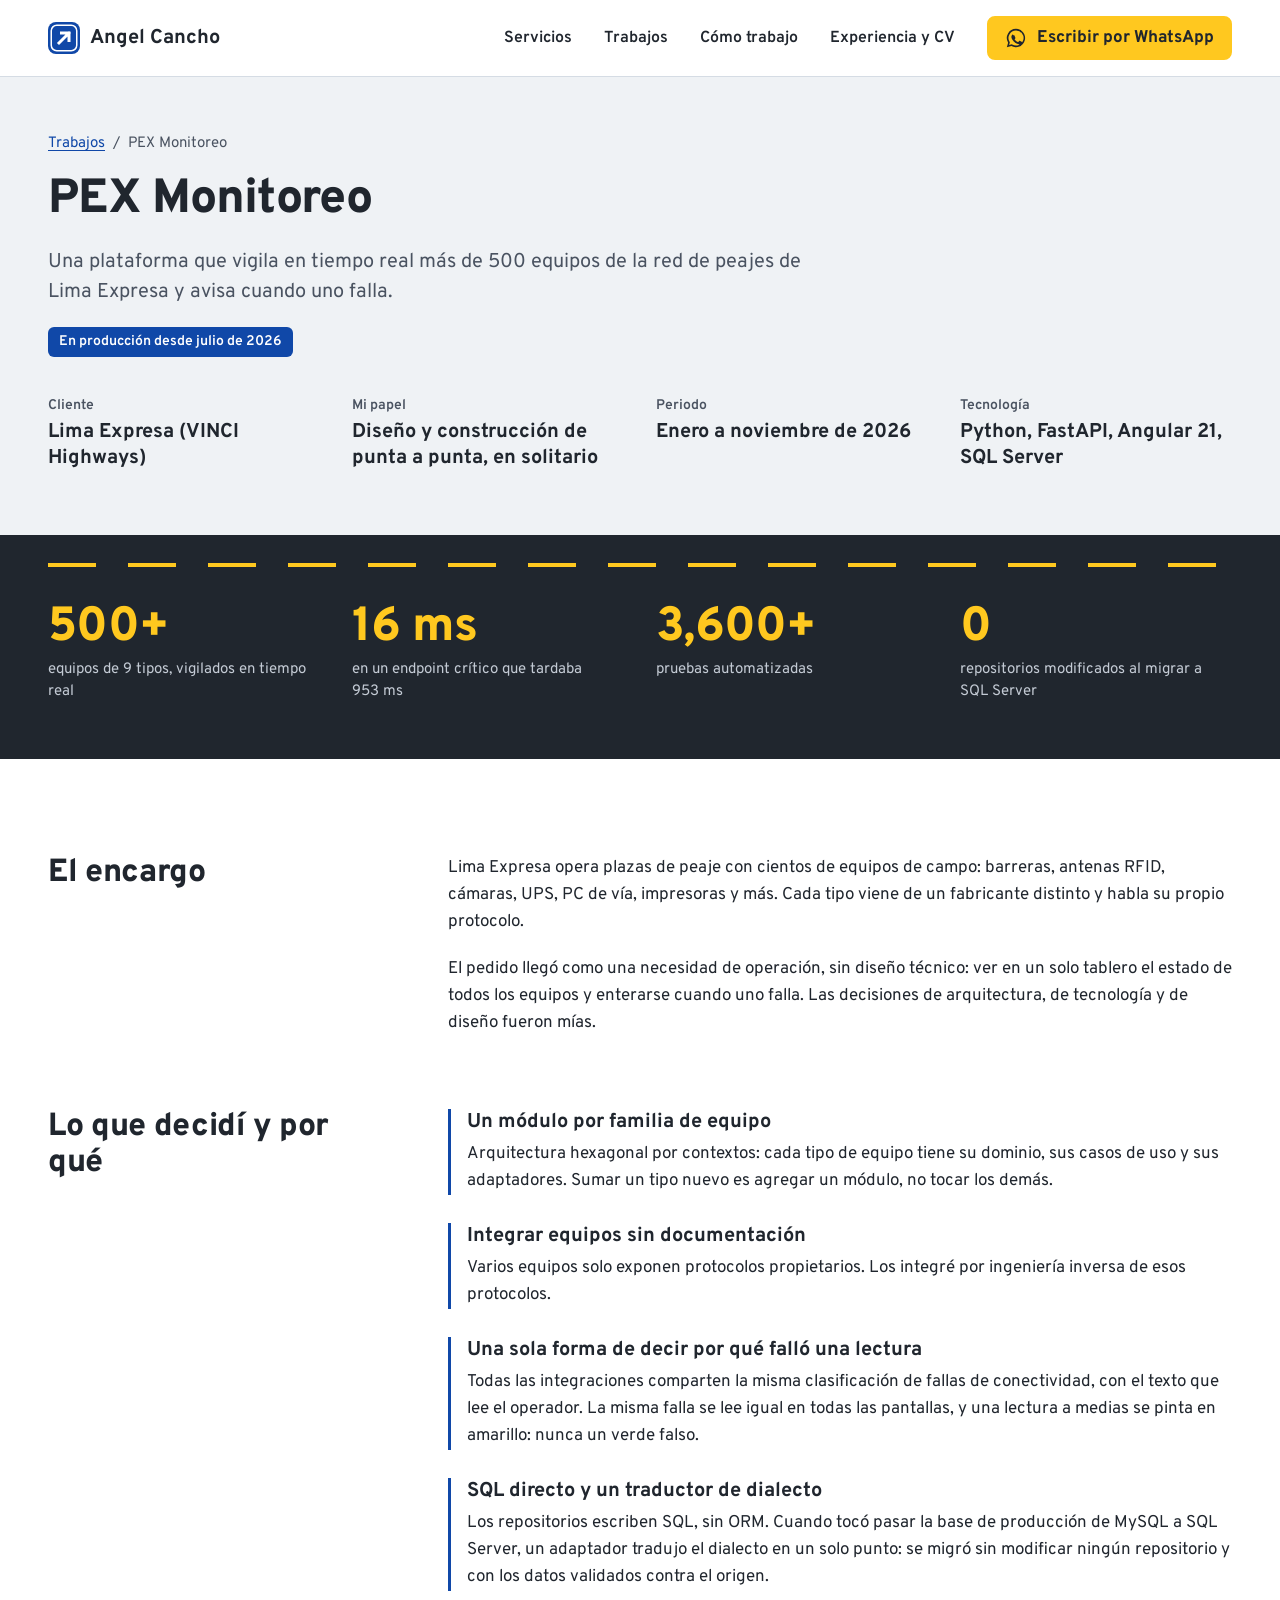
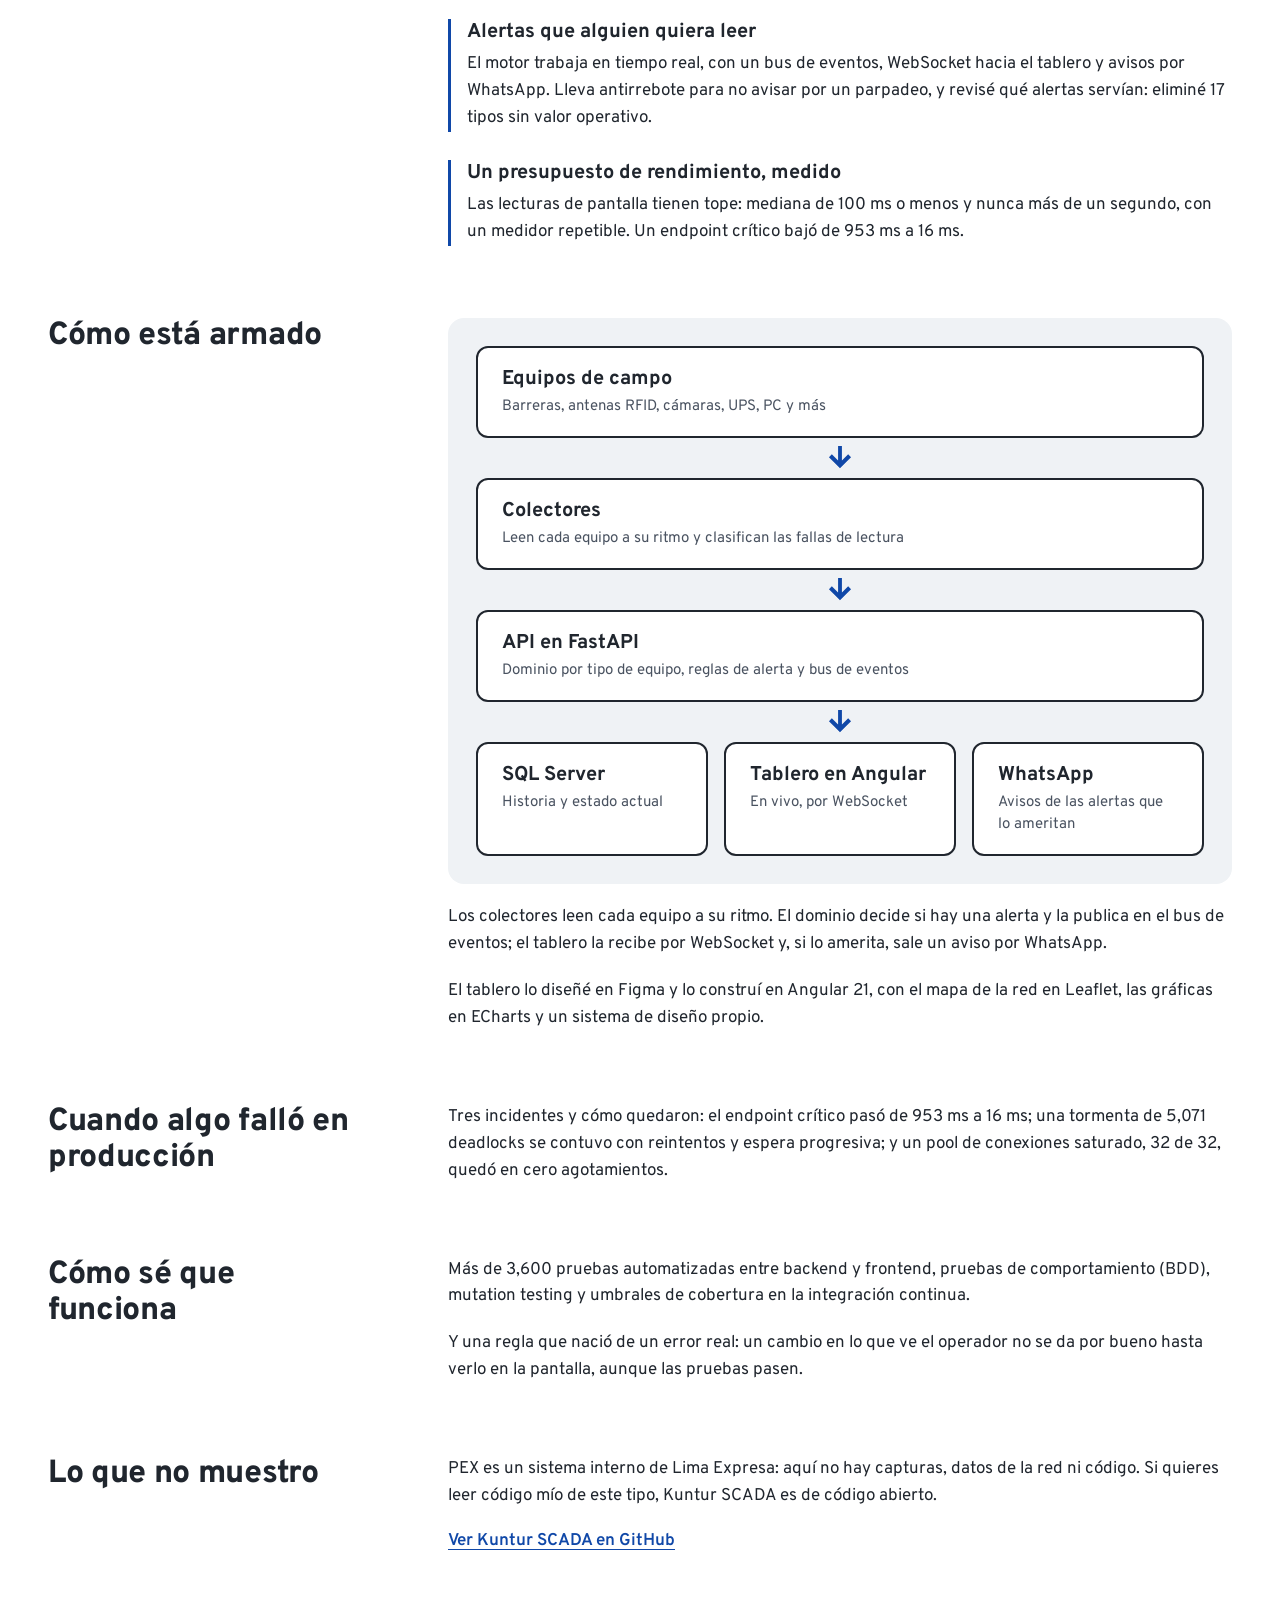
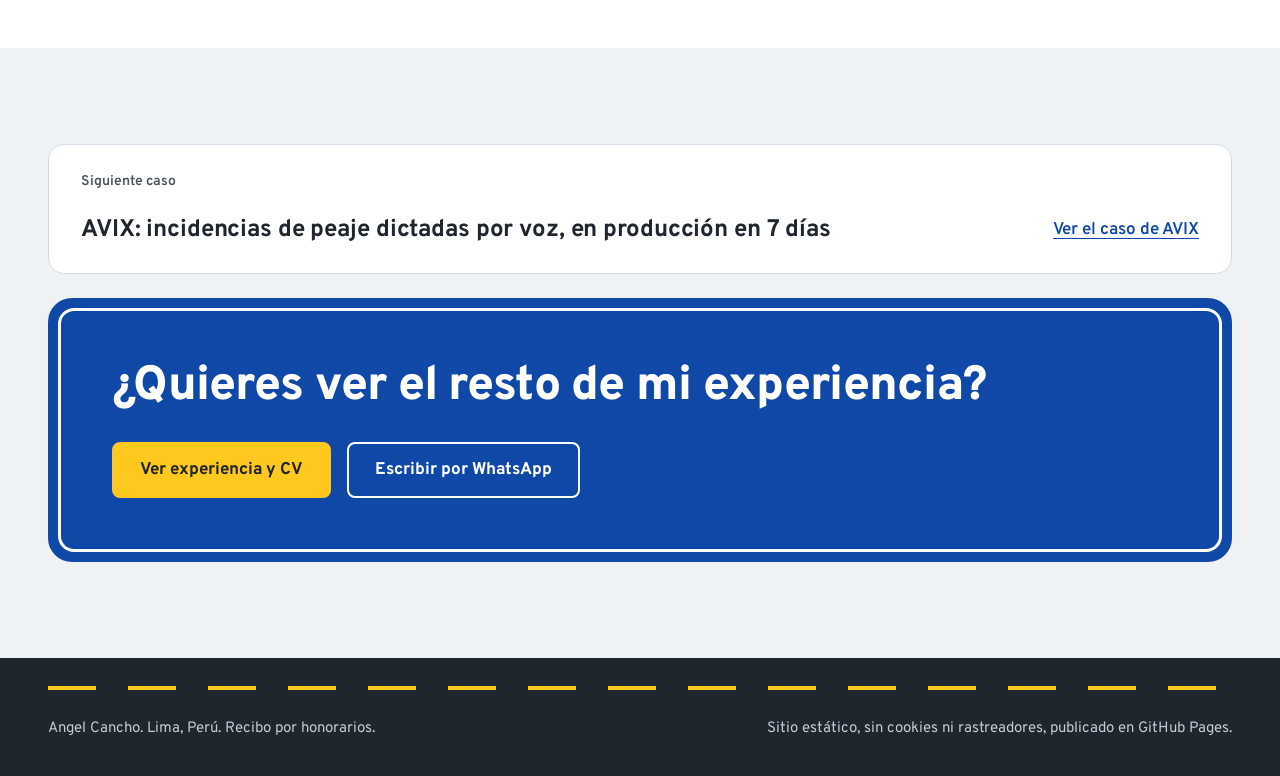
<file: casos/pex/index.html>
<!DOCTYPE html>
<html lang="es-PE">
<head>
  <meta charset="utf-8">
  <meta name="viewport" content="width=device-width, initial-scale=1">
  <title>PEX Monitoreo, caso | Angel Cancho</title>
  <meta name="description" content="Caso PEX Monitoreo: la plataforma que vigila más de 500 equipos de una red de peajes. Qué se pidió, qué decidí y cómo quedó.">
  <link rel="canonical" href="https://angerlessdev.github.io/casos/pex/">
  <meta name="theme-color" content="#1048a8">
  <meta property="og:type" content="website">
  <meta property="og:locale" content="es_PE">
  <meta property="og:title" content="PEX Monitoreo, caso | Angel Cancho">
  <meta property="og:description" content="Caso PEX Monitoreo: la plataforma que vigila más de 500 equipos de una red de peajes. Qué se pidió, qué decidí y cómo quedó.">
  <meta property="og:url" content="https://angerlessdev.github.io/casos/pex/">
  <meta property="og:image" content="https://angerlessdev.github.io/img/og.png">
  <meta property="og:image:width" content="1200">
  <meta property="og:image:height" content="630">
  <meta property="og:image:alt" content="Angel Cancho, ingeniero de software en Lima. Webs que traen clientes. Sistemas que no se caen.">
  <meta name="twitter:card" content="summary_large_image">
  <link rel="icon" href="/favicon.svg" type="image/svg+xml">
  <link rel="preload" href="/fonts/overpass-latin.woff2" as="font" type="font/woff2" crossorigin>
  <link rel="stylesheet" href="/styles.css">
</head>
<body>
  <a class="saltar" href="#contenido">Saltar al contenido</a>

  <header class="cabecera">
    <div class="contenedor cabecera__fila">
      <a class="marca" href="/" aria-label="Angel Cancho, inicio"><svg viewBox="0 0 32 32" aria-hidden="true" focusable="false"><rect width="32" height="32" rx="8" fill="#1048a8"/><rect x="3.25" y="3.25" width="25.5" height="25.5" rx="5.5" fill="none" stroke="#fff" stroke-width="1.5"/><path d="M11 21 21 11M13.5 11H21v7.5" fill="none" stroke="#fff" stroke-width="3" stroke-linecap="square"/></svg><span>Angel Cancho</span></a>
      <nav class="nav" aria-label="Principal">
        <a href="/#servicios">Servicios</a>
        <a href="/#trabajos">Trabajos</a>
        <a class="nav__opcional" href="/#proceso">Cómo trabajo</a>
        <a href="/experiencia/">Experiencia y CV</a>
      </nav>
      <a class="boton boton--primario boton--chico cabecera__boton" href="https://wa.me/51993339301?text=Hola%20Angel%2C%20vi%20tu%20web%20y%20quiero%20conversar%20sobre%20un%20proyecto." target="_blank" rel="noopener"><svg viewBox="0 0 24 24" aria-hidden="true" focusable="false"><path d="M12 2a10 10 0 0 0-8.6 15.1L2 22l5-1.3A10 10 0 1 0 12 2Zm0 1.8a8.2 8.2 0 1 1-4.2 15.2l-.3-.2-3 .8.8-2.9-.2-.3A8.2 8.2 0 0 1 12 3.8Zm-3.3 4.4c-.2 0-.5 0-.7.3-.3.3-1 1-1 2.4s1 2.8 1.2 3c.1.2 2 3.2 5 4.3 2.4 1 2.9.8 3.4.7.5 0 1.7-.7 1.9-1.3.2-.7.2-1.2.2-1.3-.1-.1-.3-.2-.6-.3l-2-1c-.3-.1-.5-.2-.7.2l-.9 1.1c-.2.2-.3.2-.6.1a6.7 6.7 0 0 1-3.3-2.9c-.3-.4.2-.4.7-1.3.1-.2 0-.4 0-.5l-.9-2.2c-.2-.6-.5-.5-.7-.5h-.6Z"/></svg><span class="ancho">Escribir por WhatsApp</span><span class="angosto">WhatsApp</span><span class="oculto"> (se abre en otra pestaña)</span></a>
    </div>
  </header>

  <main id="contenido">
    <section class="caso-cabeza" aria-labelledby="titular">
      <div class="contenedor">
        <nav class="migas chico" aria-label="Ruta"><a href="/#trabajos">Trabajos</a><span aria-hidden="true">/</span><span aria-current="page">PEX Monitoreo</span></nav>
        <h1 id="titular">PEX Monitoreo</h1>
        <p class="bajada">Una plataforma que vigila en tiempo real más de 500 equipos de la red de peajes de Lima Expresa y avisa cuando uno falla.</p>
        <p><span class="estado estado--produccion">En producción desde julio de 2026</span></p>
        <dl class="ficha">
          <div class="dato"><dt>Cliente</dt><dd>Lima Expresa (VINCI Highways)</dd></div>
          <div class="dato"><dt>Mi papel</dt><dd>Diseño y construcción de punta a punta, en solitario</dd></div>
          <div class="dato"><dt>Periodo</dt><dd>Enero a noviembre de 2026</dd></div>
          <div class="dato"><dt>Tecnología</dt><dd>Python, FastAPI, Angular 21, SQL Server</dd></div>
        </dl>
      </div>
    </section>

    <section class="cifras sobre-oscuro" aria-label="En cifras">
      <div class="contenedor">
        <div class="carril" aria-hidden="true"></div>
        <ul class="cifras__fila">
          <li class="cifra"><strong>500+</strong><span class="chico">equipos de 9 tipos, vigilados en tiempo real</span></li>
          <li class="cifra"><strong>16&nbsp;ms</strong><span class="chico">en un endpoint crítico que tardaba 953&nbsp;ms</span></li>
          <li class="cifra"><strong>3,600+</strong><span class="chico">pruebas automatizadas</span></li>
          <li class="cifra"><strong>0</strong><span class="chico">repositorios modificados al migrar a SQL Server</span></li>
        </ul>
      </div>
    </section>

    <div class="seccion">
      <div class="contenedor bloques">
        <section class="bloque" aria-labelledby="b1">
          <h2 class="subtitulo" id="b1">El encargo</h2>
          <div class="bloque__contenido">
            <p>Lima Expresa opera plazas de peaje con cientos de equipos de campo: barreras, antenas RFID, cámaras, UPS, PC de vía, impresoras y más. Cada tipo viene de un fabricante distinto y habla su propio protocolo.</p>
            <p>El pedido llegó como una necesidad de operación, sin diseño técnico: ver en un solo tablero el estado de todos los equipos y enterarse cuando uno falla. Las decisiones de arquitectura, de tecnología y de diseño fueron mías.</p>
          </div>
        </section>
        <section class="bloque" aria-labelledby="b2">
          <h2 class="subtitulo" id="b2">Lo que decidí y por qué</h2>
          <div class="bloque__contenido">
            <div class="decisiones">
              <div class="decision"><h3>Un módulo por familia de equipo</h3><p>Arquitectura hexagonal por contextos: cada tipo de equipo tiene su dominio, sus casos de uso y sus adaptadores. Sumar un tipo nuevo es agregar un módulo, no tocar los demás.</p></div>
              <div class="decision"><h3>Integrar equipos sin documentación</h3><p>Varios equipos solo exponen protocolos propietarios. Los integré por ingeniería inversa de esos protocolos.</p></div>
              <div class="decision"><h3>Una sola forma de decir por qué falló una lectura</h3><p>Todas las integraciones comparten la misma clasificación de fallas de conectividad, con el texto que lee el operador. La misma falla se lee igual en todas las pantallas, y una lectura a medias se pinta en amarillo: nunca un verde falso.</p></div>
              <div class="decision"><h3>SQL directo y un traductor de dialecto</h3><p>Los repositorios escriben SQL, sin ORM. Cuando tocó pasar la base de producción de MySQL a SQL Server, un adaptador tradujo el dialecto en un solo punto: se migró sin modificar ningún repositorio y con los datos validados contra el origen.</p></div>
              <div class="decision"><h3>Alertas que alguien quiera leer</h3><p>El motor trabaja en tiempo real, con un bus de eventos, WebSocket hacia el tablero y avisos por WhatsApp. Lleva antirrebote para no avisar por un parpadeo, y revisé qué alertas servían: eliminé 17 tipos sin valor operativo.</p></div>
              <div class="decision"><h3>Un presupuesto de rendimiento, medido</h3><p>Las lecturas de pantalla tienen tope: mediana de 100&nbsp;ms o menos y nunca más de un segundo, con un medidor repetible. Un endpoint crítico bajó de 953&nbsp;ms a 16&nbsp;ms.</p></div>
            </div>
          </div>
        </section>
        <section class="bloque" aria-labelledby="b3">
          <h2 class="subtitulo" id="b3">Cómo está armado</h2>
          <div class="bloque__contenido">
            <figure class="diagrama" role="group" aria-label="Diagrama: los colectores leen los equipos de campo y pasan las lecturas a la API, que guarda en SQL Server, alimenta el tablero y envía los avisos por WhatsApp.">
              <ol class="diagrama__pasos">
                <li><div class="caja"><strong>Equipos de campo</strong><span class="chico">Barreras, antenas RFID, cámaras, UPS, PC y más</span></div></li>
                <li><div class="caja"><strong>Colectores</strong><span class="chico">Leen cada equipo a su ritmo y clasifican las fallas de lectura</span></div></li>
                <li><div class="caja"><strong>API en FastAPI</strong><span class="chico">Dominio por tipo de equipo, reglas de alerta y bus de eventos</span></div></li>
                <li>
                  <ul class="diagrama__salidas">
                    <li class="caja"><strong>SQL Server</strong><span class="chico">Historia y estado actual</span></li>
                    <li class="caja"><strong>Tablero en Angular</strong><span class="chico">En vivo, por WebSocket</span></li>
                    <li class="caja"><strong>WhatsApp</strong><span class="chico">Avisos de las alertas que lo ameritan</span></li>
                  </ul>
                </li>
              </ol>
            </figure>
            <p>Los colectores leen cada equipo a su ritmo. El dominio decide si hay una alerta y la publica en el bus de eventos; el tablero la recibe por WebSocket y, si lo amerita, sale un aviso por WhatsApp.</p>
            <p>El tablero lo diseñé en Figma y lo construí en Angular 21, con el mapa de la red en Leaflet, las gráficas en ECharts y un sistema de diseño propio.</p>
          </div>
        </section>
        <section class="bloque" aria-labelledby="b4">
          <h2 class="subtitulo" id="b4">Cuando algo falló en producción</h2>
          <div class="bloque__contenido">
            <p>Tres incidentes y cómo quedaron: el endpoint crítico pasó de 953&nbsp;ms a 16&nbsp;ms; una tormenta de 5,071 deadlocks se contuvo con reintentos y espera progresiva; y un pool de conexiones saturado, 32 de 32, quedó en cero agotamientos.</p>
          </div>
        </section>
        <section class="bloque" aria-labelledby="b5">
          <h2 class="subtitulo" id="b5">Cómo sé que funciona</h2>
          <div class="bloque__contenido">
            <p>Más de 3,600 pruebas automatizadas entre backend y frontend, pruebas de comportamiento (BDD), mutation testing y umbrales de cobertura en la integración continua.</p>
            <p>Y una regla que nació de un error real: un cambio en lo que ve el operador no se da por bueno hasta verlo en la pantalla, aunque las pruebas pasen.</p>
          </div>
        </section>
        <section class="bloque" aria-labelledby="b6">
          <h2 class="subtitulo" id="b6">Lo que no muestro</h2>
          <div class="bloque__contenido">
            <p>PEX es un sistema interno de Lima Expresa: aquí no hay capturas, datos de la red ni código. Si quieres leer código mío de este tipo, Kuntur SCADA es de código abierto.</p>
            <a class="enlace" href="https://github.com/angerlessdev/kuntur-scada" target="_blank" rel="noopener">Ver Kuntur SCADA en GitHub<span class="oculto"> (se abre en otra pestaña)</span></a>
          </div>
        </section>
      </div>
    </div>

    <section class="cierre" aria-labelledby="t-cierre">
      <div class="portada__marco">
        <div class="siguiente">
          <p class="siguiente__etiqueta">Siguiente caso</p>
          <p class="subtitulo">AVIX: incidencias de peaje dictadas por voz, en producción en 7 días</p>
          <a class="enlace" href="/casos/avix/">Ver el caso de AVIX</a>
        </div>
        <div class="senal senal--cierre sobre-oscuro">
          <div class="senal__borde">
            <div class="cierre__texto">
              <h2 class="titulo" id="t-cierre">¿Quieres ver el resto de mi experiencia?</h2>
              <div class="cierre__acciones">
                <a class="boton boton--primario boton--lleno" href="/experiencia/">Ver experiencia y CV</a>
                <a class="boton boton--senal boton--lleno" href="https://wa.me/51993339301?text=Hola%20Angel%2C%20vi%20tu%20experiencia%20y%20quiero%20conversar%20contigo." target="_blank" rel="noopener">Escribir por WhatsApp<span class="oculto"> (se abre en otra pestaña)</span></a>
              </div>
            </div>
          </div>
        </div>
      </div>
    </section>
  </main>

  <footer class="pie">
    <div class="contenedor">
      <div class="carril" aria-hidden="true"></div>
      <div class="pie__textos chico">
        <p>Angel Cancho. Lima, Perú. Recibo por honorarios.</p>
        <p>Sitio estático, sin cookies ni rastreadores, publicado en GitHub Pages.</p>
      </div>
    </div>
  </footer>
</body>
</html>
</file>
<file: styles.css>
/* Portafolio de Angel Cancho. Identidad de señalización vial: el azul de las señales, el amarillo de la línea de carril,
   el asfalto y Overpass, una letra abierta inspirada en el alfabeto de las señales de carretera.
   Diseño en Figma: archivo Lb3we9WRz0AmJYz8jlmUQm. Sin framework y sin pedidos a terceros. */

@font-face {
  font-family: "Overpass";
  src: url("/fonts/overpass-latin.woff2") format("woff2");
  font-weight: 100 900;
  font-style: normal;
  font-display: swap;
}
/* Mientras llega Overpass se usa Arial con las mismas medidas, para que el texto no salte. */
@font-face {
  font-family: "Overpass Respaldo";
  src: local("Arial");
  size-adjust: 99.3%;
  ascent-override: 88.9%;
  descent-override: 38.6%;
  line-gap-override: 0%;
}

:root {
  --azul: #1048a8;
  --azul-fuerte: #0b3682;
  --azul-suave: #d6e2f5;
  --amarillo: #ffc81f;
  --amarillo-claro: #ffd65c;
  --asfalto: #20262e;
  --asfalto-suave: #c3cad4;
  --secundario: #4a5361;
  --concreto: #eff2f5;
  --blanco: #fff;
  --borde: #d5dce4;
  --fuente: "Overpass", "Overpass Respaldo", Arial, sans-serif;
  --margen: 20px;
  --aire: 56px;
  --foco: var(--azul);
}
@media (min-width: 37.5em) { :root { --margen: 32px; } }
@media (min-width: 48em) { :root { --margen: 48px; --aire: 72px; } }
@media (min-width: 68.75em) { :root { --aire: 96px; } }

*, *::before, *::after { box-sizing: border-box; }
html { -webkit-text-size-adjust: 100%; text-size-adjust: 100%; scroll-behavior: smooth; }
body { margin: 0; background: var(--blanco); color: var(--asfalto); font: 400 1.0625rem/1.588 var(--fuente); overflow-wrap: anywhere; }
h1, h2, h3, h4, p, ul, ol, dl, dd, figure, blockquote { margin: 0; }
ul, ol { padding: 0; list-style: none; }
img, svg { display: block; max-width: 100%; }
img { height: auto; }
a { color: inherit; }
[id] { scroll-margin-top: 16px; }
:focus-visible { outline: 3px solid var(--foco); outline-offset: 3px; border-radius: 4px; }
.sobre-oscuro { --foco: var(--amarillo); }

.oculto { position: absolute; width: 1px; height: 1px; overflow: hidden; clip-path: inset(50%); white-space: nowrap; }
.saltar { position: absolute; left: 12px; top: -80px; z-index: 30; padding: 10px 16px; border-radius: 8px; background: var(--amarillo); color: var(--asfalto); font-weight: 700; }
.saltar:focus { top: 12px; }
.contenedor { width: min(100% - 2 * var(--margen), 1200px); margin-inline: auto; }

/* ---------- Texto ---------- */
.titulo { font: 800 2rem/1.125 var(--fuente); letter-spacing: -0.01em; text-wrap: balance; }
.subtitulo { font: 700 1.5rem/1.25 var(--fuente); letter-spacing: -0.005em; }
.bajada { max-width: 780px; color: var(--secundario); text-wrap: pretty; }
.chico { font-size: 0.9375rem; line-height: 1.467; }
.suave { color: var(--secundario); }
.enlace { font: 600 1.0625rem/1.294 var(--fuente); color: var(--azul); text-underline-offset: 4px; }
.enlace:hover { color: var(--azul-fuerte); text-decoration-thickness: 2px; }
.sobre-oscuro .enlace { color: var(--blanco); }
.sobre-oscuro .enlace:hover { color: var(--amarillo); }
@media (min-width: 68.75em) {
  .titulo { font-size: 3rem; line-height: 1.083; letter-spacing: -0.015em; }
  .bajada { font-size: 1.25rem; line-height: 1.5; }
}

/* ---------- Botón: una placa, nunca una píldora. El amarillo es solo para la acción principal ---------- */
.boton {
  display: inline-flex; align-items: center; justify-content: center; gap: 10px;
  min-height: 56px; padding: 15px 26px; border: 2px solid transparent; border-radius: 8px;
  font: 700 1.0625rem/1.294 var(--fuente); text-align: center; text-decoration: none; cursor: pointer;
  transition: background-color 0.15s ease-out, transform 0.12s ease-out;
}
.boton:active { transform: translateY(1px); }
.boton svg { flex: none; width: 22px; height: 22px; fill: currentColor; }
.boton--primario { background: var(--amarillo); border-color: var(--amarillo); color: var(--asfalto); }
.boton--primario:hover { background: var(--amarillo-claro); border-color: var(--amarillo-claro); }
.boton--secundario { background: var(--blanco); border-color: var(--asfalto); color: var(--asfalto); }
.boton--secundario:hover { background: var(--concreto); }
.boton--senal { border-color: var(--blanco); color: var(--blanco); }
.boton--senal:hover { background: var(--azul-fuerte); }
.boton--chico { min-height: 44px; padding: 9px 16px; }
.boton--lleno { width: 100%; }
@media (min-width: 48em) { .boton--lleno { width: auto; } }

/* ---------- Estado de cada trabajo ---------- */
.estado { display: inline-block; padding: 5px 10px; border: 1px solid transparent; border-radius: 6px; font: 600 0.875rem/1.286 var(--fuente); }
.estado--produccion { background: var(--azul); color: var(--blanco); }
.estado--demo { background: var(--amarillo); color: var(--asfalto); }
.estado--abierto { border: 1.5px solid var(--asfalto); padding: 4.5px 9.5px; }
.estado--curso { background: var(--concreto); border-color: var(--borde); }

/* ---------- Cabecera ---------- */
.cabecera { background: var(--blanco); border-bottom: 1px solid var(--borde); }
.cabecera__fila { display: flex; flex-wrap: wrap; align-items: center; justify-content: space-between; gap: 6px 16px; padding-block: 12px 8px; }
.marca { display: inline-flex; align-items: center; gap: 10px; font: 700 1.25rem/1.3 var(--fuente); text-decoration: none; }
.marca svg { flex: none; width: 32px; height: 32px; }
.cabecera__boton .ancho { display: none; }
.nav { order: 3; flex: 1 0 100%; display: flex; flex-wrap: wrap; gap: 0 20px; font: 600 1rem/1.25 var(--fuente); }
.nav a { padding-block: 6px; text-decoration: none; }
.nav a:hover, .nav a[aria-current] { color: var(--azul); text-decoration: underline; text-underline-offset: 5px; text-decoration-thickness: 2px; }
.nav__opcional { display: none; }
@media (min-width: 68.75em) {
  [id] { scroll-margin-top: 96px; }
  .cabecera { position: sticky; top: 0; z-index: 10; }
  .cabecera__fila { flex-wrap: nowrap; gap: 32px; padding-block: 16px; }
  .nav { order: 0; flex: 1 1 auto; justify-content: flex-end; gap: 32px; }
  .nav__opcional { display: inline; }
  .cabecera__boton .ancho { display: inline; }
  .cabecera__boton .angosto { display: none; }
}

/* ---------- Señal: panel azul con borde blanco por dentro ---------- */
.senal { padding: 6px; border-radius: 20px; background: var(--azul); color: var(--blanco); }
.senal__borde { padding: 17px 17px 21px; border: 3px solid var(--blanco); border-radius: 14px; }
.senal--cierre .senal__borde { padding: 25px 17px; }
@media (min-width: 48em) { .senal__borde, .senal--cierre .senal__borde { padding: 33px; } }
@media (min-width: 68.75em) {
  .senal { padding: 10px; border-radius: 24px; }
  .senal__borde, .senal--cierre .senal__borde { padding: 51px; border-radius: 16px; }
}
/* Línea de carril: guiones amarillos sobre asfalto */
.carril { height: 4px; background: repeating-linear-gradient(90deg, var(--amarillo) 0 48px, transparent 48px 80px); }

/* ---------- Portada ---------- */
.portada { padding: 12px 0 32px; background: var(--concreto); }
.portada__marco { width: min(100% - 24px, 1200px); margin-inline: auto; }
.portada__quien { color: var(--azul-suave); }
.titular { margin-top: 12px; font: 800 2.25rem/1.111 var(--fuente); letter-spacing: -0.015em; }
.titular span { display: block; }
.portada__bajada { max-width: 780px; margin-top: 12px; text-wrap: pretty; }
.portada__acciones { display: flex; flex-direction: column; align-items: flex-start; gap: 16px; margin-top: 16px; }
.portada__nota { margin-top: 12px; color: var(--azul-suave); }
.salidas { display: grid; margin-top: 24px; }
.salida { display: flex; align-items: center; gap: 16px; padding-block: 16px; border-top: 3px solid var(--blanco); color: var(--blanco); text-decoration: none; }
.salida:last-child { padding-bottom: 0; }
.salida svg { flex: none; width: 40px; height: 40px; }
.salida__titulo { display: block; font: 700 1.5rem/1.25 var(--fuente); letter-spacing: -0.005em; }
.salida__sub { display: block; margin-top: 2px; color: var(--azul-suave); }
.salida:hover .salida__titulo { text-decoration: underline; text-underline-offset: 5px; }
@media (min-width: 48em) {
  .portada { padding: 24px 0 40px; }
  .portada__marco { width: min(100% - 2 * var(--margen), 1200px); }
  .titular { font-size: 3.5rem; line-height: 1.036; letter-spacing: -0.02em; }
  .portada__acciones { flex-direction: row; align-items: center; gap: 24px; }
}
@media (min-width: 68.75em) {
  .portada { padding: 32px 0 48px; }
  .portada__quien, .portada__bajada { font-size: 1.25rem; line-height: 1.5; }
  .titular { margin-top: 24px; font-size: 4.5rem; line-height: 1; }
  .portada__bajada { margin-top: 24px; }
  .portada__acciones { margin-top: 24px; }
  .portada__nota { margin-top: 24px; }
  .salidas { grid-template-columns: 1fr 1fr; margin-top: 40px; padding-top: 40px; border-top: 3px solid var(--blanco); }
  .salida, .salida:last-child { padding: 0; border-top: 0; gap: 20px; }
  .salida + .salida { padding-left: 32px; border-left: 3px solid var(--blanco); }
  .salida:first-child { padding-right: 32px; }
}

/* ---------- Sistemas que puse en producción ---------- */
.tablero { padding: 24px 0 40px; background: var(--asfalto); color: var(--blanco); }
.tablero__titulo { display: grid; gap: 4px; margin-top: 24px; }
.tablero__titulo span, .sistema__desc, .sistema__cifra span, .medida span { color: var(--asfalto-suave); }
.sistemas { display: grid; gap: 24px; margin-top: 24px; }
.sistema__nombre { display: flex; align-items: center; gap: 10px; font: 700 1.25rem/1.3 var(--fuente); }
.luz { flex: none; width: 12px; height: 12px; border-radius: 50%; background: var(--amarillo); }
.sistema__desc { margin-top: 4px; }
.sistema__cifra { display: flex; flex-wrap: wrap; align-items: baseline; gap: 2px 10px; margin-top: 8px; }
.sistema__cifra strong, .medida strong { font: 800 2rem/1.125 var(--fuente); letter-spacing: -0.01em; }
.sistema__cifra strong { color: var(--amarillo); }
.medidas { display: grid; gap: 16px; margin-top: 24px; padding-top: 24px; border-top: 1px solid var(--secundario); }
.medida strong { display: block; }
@media (min-width: 48em) {
  .sistemas, .medidas { grid-template-columns: repeat(3, 1fr); gap: 32px; }
  .sistema__cifra { display: block; margin-top: 14px; }
  .sistema__cifra span { display: block; }
}
@media (min-width: 68.75em) {
  .tablero { padding: 28px 0 64px; }
  .tablero__titulo { display: flex; justify-content: space-between; align-items: flex-end; gap: 24px; margin-top: 36px; }
  .sistemas { gap: 48px; margin-top: 36px; }
  .medidas { gap: 48px; margin-top: 36px; padding-top: 28px; }
}
/* El único momento con movimiento: las tres luces se encienden una tras otra al cargar. */
@media (prefers-reduced-motion: no-preference) {
  .luz { animation: enciende 0.5s ease-out both; }
  .sistema:nth-child(2) .luz { animation-delay: 0.3s; }
  .sistema:nth-child(3) .luz { animation-delay: 0.6s; }
  @keyframes enciende { from { opacity: 0.2; transform: scale(0.5); } }
}

/* ---------- Secciones ---------- */
.seccion { padding-block: var(--aire); }
.seccion--concreto { background: var(--concreto); }
.seccion--asfalto { background: var(--asfalto); color: var(--blanco); }
.seccion--asfalto .bajada { color: var(--asfalto-suave); }
.seccion__cabeza { display: grid; gap: 12px; margin-bottom: 28px; }
@media (min-width: 68.75em) { .seccion__cabeza { gap: 16px; margin-bottom: 48px; } }

/* Tarifario: los servicios se leen como la lista de tarifas de un peaje */
.tarifario { overflow: hidden; border: 1px solid var(--borde); border-radius: 16px; background: var(--blanco); }
.tarifa { display: grid; gap: 8px; padding: 24px 20px; border-bottom: 1px solid var(--borde); }
.tarifa:last-child { border-bottom: 0; }
.tarifa__nombre, .tarifa__precio { font: 700 1.5rem/1.25 var(--fuente); letter-spacing: -0.005em; }
.tarifa__precio { color: var(--azul); }
.tarifa__desc { color: var(--secundario); }
.tarifa__plazo { color: var(--secundario); }
@media (min-width: 48em) {
  .tarifa { grid-template-columns: 1fr auto; grid-template-areas: "nombre precio" "desc plazo"; gap: 8px 48px; padding: 28px 32px; }
  .tarifa__nombre { grid-area: nombre; }
  .tarifa__precio { grid-area: precio; text-align: right; }
  .tarifa__desc { grid-area: desc; }
  .tarifa__plazo { grid-area: plazo; text-align: right; }
}

/* Trabajos */
.grupo + .grupo { margin-top: 48px; }
.grupo__titulo { margin-bottom: 24px; }
.marco-img { overflow: hidden; border: 1px solid var(--borde); border-radius: 12px; background: var(--concreto); }
.marco-img img { width: 100%; aspect-ratio: 16 / 10; object-fit: cover; }
.destacado { display: grid; gap: 16px; }
.destacado__texto { display: grid; justify-items: start; gap: 10px; }
.destacado__nombre { font: 800 2rem/1.125 var(--fuente); letter-spacing: -0.01em; }
.destacado__medida { color: var(--asfalto); }
.destacado .boton { margin-top: 6px; }
.tarjetas { display: grid; gap: 24px; margin-top: 24px; }
.trabajo { display: flex; flex-direction: column; overflow: hidden; border: 1px solid var(--borde); border-radius: 12px; background: var(--blanco); }
.trabajo img { width: 100%; aspect-ratio: 16 / 10; object-fit: cover; background: var(--concreto); }
.trabajo__cuerpo { display: grid; justify-items: start; gap: 10px; padding: 20px 20px 24px; }
.trabajo__texto { color: var(--secundario); }
.casos { display: grid; gap: 24px; }
.caso { display: grid; align-content: space-between; gap: 28px; padding: 28px 24px; border-radius: 12px; background: var(--asfalto); color: var(--blanco); }
.caso__cifra { font: 900 5rem/1 var(--fuente); letter-spacing: -0.02em; color: var(--amarillo); }
.caso__leyenda, .caso__cliente, .caso__texto { color: var(--asfalto-suave); }
.caso__leyenda { margin-top: 4px; }
.caso__ficha { display: grid; justify-items: start; gap: 12px; }
.caso__estado { display: flex; flex-wrap: wrap; align-items: center; gap: 8px 12px; }
.caso .enlace { color: var(--amarillo); }
.caso .enlace:hover { color: var(--blanco); }
@media (min-width: 48em) {
  .destacado { grid-template-columns: 1.2fr 1fr; align-items: center; gap: 32px; }
  .tarjetas, .casos { grid-template-columns: repeat(2, 1fr); }
}
@media (min-width: 68.75em) {
  .destacado { grid-template-columns: 696fr 456fr; gap: 48px; }
  .destacado__texto { gap: 12px; }
  .tarjetas--3 { grid-template-columns: repeat(3, 1fr); gap: 36px; }
  .caso { padding: 40px; gap: 40px; }
}

/* Cómo trabajo: los pasos van sobre asfalto, unidos por la línea de carril */
.pasos { position: relative; display: grid; gap: 28px; }
.paso { position: relative; display: grid; grid-template-columns: 44px 1fr; gap: 6px 16px; }
.paso:not(:last-child)::before { content: ""; position: absolute; left: 20px; top: 44px; bottom: -28px; width: 4px; background: repeating-linear-gradient(180deg, transparent 0 10px, var(--amarillo) 10px 38px, transparent 38px 48px); }
.paso__placa { grid-row: span 2; display: grid; place-items: center; width: 44px; height: 44px; border-radius: 8px; background: var(--amarillo); color: var(--asfalto); font: 700 1.5rem/1 var(--fuente); }
.paso__titulo { margin-top: 8px; font: 700 1.25rem/1.3 var(--fuente); }
.paso__texto { grid-column: 2; color: var(--asfalto-suave); }
@media (min-width: 68.75em) {
  .pasos { grid-template-columns: repeat(4, 1fr); gap: 48px; }
  .pasos::before { content: ""; position: absolute; left: 0; right: 0; top: 20px; height: 4px; background: repeating-linear-gradient(90deg, var(--amarillo) 0 48px, transparent 48px 80px); }
  .paso { display: block; }
  .paso:not(:last-child)::before { content: none; }
  .paso__titulo { margin-top: 16px; }
  .paso__texto { margin-top: 16px; }
}

/* Sobre mí */
.sobre { display: grid; gap: 20px; }
.sobre__foto { width: 160px; height: 160px; border-radius: 12px; object-fit: cover; }
.sobre__texto { display: grid; justify-items: start; gap: 20px; max-width: 760px; }
@media (min-width: 48em) { .sobre { grid-template-columns: auto 1fr; gap: 48px; } .sobre__foto { width: 240px; height: 240px; } }
@media (min-width: 68.75em) { .sobre { gap: 64px; } .sobre__foto { width: 320px; height: 320px; } }

/* Cierre: otra señal */
.cierre { padding: 32px 0; background: var(--concreto); }
.cierre .portada__marco { display: grid; gap: 24px; }
.cierre__texto { display: grid; justify-items: start; gap: 16px; }
.cierre__texto p { max-width: 780px; }
.cierre__acciones { display: flex; flex-direction: column; align-items: flex-start; gap: 12px 16px; width: 100%; }
.cierre__redes { display: flex; gap: 24px; }
@media (min-width: 48em) { .cierre { padding: 56px 0; } .cierre__acciones { flex-direction: row; flex-wrap: wrap; align-items: center; } }
@media (min-width: 68.75em) { .cierre { padding: var(--aire) 0; } .cierre__texto { gap: 20px; } .cierre__acciones { margin-top: 8px; } .cierre__texto p { font-size: 1.25rem; line-height: 1.5; } }

/* Pie */
.pie { padding: 24px 0 32px; background: var(--asfalto); color: var(--asfalto-suave); }
.pie__textos { display: grid; gap: 8px; margin-top: 20px; }
@media (min-width: 68.75em) { .pie { padding: 28px 0 36px; } .pie__textos { display: flex; justify-content: space-between; gap: 24px; margin-top: 28px; } }

/* Barra de WhatsApp del celular: aparece al pasar la portada y se esconde al llegar a contacto */
.barra { position: fixed; inset: auto 0 0; z-index: 15; padding: 10px 20px calc(10px + env(safe-area-inset-bottom)); border-top: 1px solid var(--borde); background: var(--blanco); }
.barra[hidden] { display: none; }
@media (max-width: 47.99em) { .con-barra .pie { padding-bottom: 108px; } }
@media (min-width: 48em) { .barra { display: none; } }

/* ---------- Experiencia ---------- */
.presentacion { padding: 32px 0 40px; background: var(--concreto); }
.presentacion__rejilla { display: grid; gap: 20px; }
.presentacion__foto { width: 96px; height: 96px; border-radius: 12px; object-fit: cover; }
.presentacion__texto { display: grid; justify-items: start; gap: 16px; }
.presentacion h1 { font: 800 2.25rem/1.111 var(--fuente); letter-spacing: -0.015em; text-wrap: balance; }
.acciones { display: flex; flex-direction: column; gap: 12px 16px; width: 100%; }
.datos { display: grid; gap: 16px; width: 100%; margin-top: 8px; }
.dato dt { color: var(--secundario); font: 600 0.875rem/1.286 var(--fuente); }
.dato dd { margin-top: 4px; font: 700 1.25rem/1.3 var(--fuente); }
@media (min-width: 48em) {
  .presentacion { padding: 56px 0; }
  .presentacion__rejilla { grid-template-columns: 1fr auto; gap: 48px; }
  .presentacion__foto { order: 2; width: 200px; height: 200px; }
  .acciones { flex-direction: row; flex-wrap: wrap; align-items: center; }
  .datos { grid-template-columns: repeat(3, 1fr); gap: 32px; margin-top: 16px; }
}
@media (min-width: 68.75em) {
  .presentacion { padding: 72px 0; }
  .presentacion__rejilla { gap: 64px; }
  .presentacion__foto { width: 280px; height: 280px; }
  .presentacion__texto { gap: 20px; }
  .presentacion h1 { font-size: 3rem; line-height: 1.083; }
}
/* La trayectoria es una ruta con hitos: la fecha a la izquierda, como el kilómetro */
.hito { display: grid; gap: 6px; padding: 0 0 28px 16px; border-left: 3px solid var(--azul); }
.hito:last-child { padding-bottom: 4px; }
.hito__marca { display: none; }
.hito__fechas { color: var(--secundario); font: 600 0.875rem/1.286 var(--fuente); }
.hito__contenido { display: grid; justify-items: start; gap: 8px; }
.hito__empresa { font: 600 1.0625rem/1.294 var(--fuente); color: var(--azul); }
.hito__texto { display: grid; gap: 10px; }
.hito__tec { color: var(--secundario); }
.hito__enlaces { display: flex; flex-wrap: wrap; gap: 8px 24px; }
@media (min-width: 68.75em) {
  .hito { grid-template-columns: 180px 14px 1fr; gap: 24px; padding: 0; border-left: 0; }
  .hito:last-child { padding-bottom: 0; }
  .hito__fechas { padding-top: 6px; }
  .hito__marca { display: flex; flex-direction: column; align-items: center; }
  .hito__marca::before { content: ""; width: 14px; height: 14px; margin-top: 8px; border-radius: 3px; background: var(--azul); }
  .hito__marca::after { content: ""; flex: 1; width: 2px; background: var(--borde); }
  .hito__contenido { padding-bottom: 40px; }
}
.abiertos { display: grid; gap: 24px; }
.abierto { display: grid; justify-items: start; gap: 8px; padding-top: 20px; border-top: 3px solid var(--asfalto); }
.abierto p { color: var(--secundario); }
.titulo-2 { font: 700 1.25rem/1.3 var(--fuente); }
.certificaciones { margin-top: 12px; }
.certificaciones__lista { display: grid; gap: 8px; margin-top: 8px; }
.herramientas { overflow: hidden; border: 1px solid var(--borde); border-radius: 16px; background: var(--blanco); }
.herramienta { display: grid; gap: 4px; padding: 16px 20px; border-bottom: 1px solid var(--borde); }
.herramienta:last-child { border-bottom: 0; }
.herramienta dt { font: 700 1.25rem/1.3 var(--fuente); }
.herramienta dd { color: var(--secundario); }
@media (min-width: 48em) { .abiertos { grid-template-columns: 1fr 1fr; gap: 48px; } }
@media (min-width: 68.75em) {
  .certificaciones { margin-top: 0; padding-left: 242px; }
  .herramienta { grid-template-columns: 260px 1fr; gap: 32px; padding: 20px 32px; }
}

/* ---------- Caso ---------- */
.caso-cabeza { padding: 28px 0 36px; background: var(--concreto); }
.caso-cabeza .contenedor { display: grid; justify-items: start; gap: 16px; }
.migas { display: flex; gap: 8px; color: var(--secundario); }
.migas a { color: var(--azul); text-underline-offset: 3px; }
.caso-cabeza h1 { font: 800 2.25rem/1.111 var(--fuente); letter-spacing: -0.015em; }
.ficha { display: grid; gap: 16px; width: 100%; margin-top: 8px; }
.cifras { padding: 24px 0 40px; background: var(--asfalto); color: var(--blanco); }
.cifras__fila { display: grid; gap: 20px; margin-top: 24px; }
.cifra strong { display: block; font: 800 2rem/1.125 var(--fuente); letter-spacing: -0.01em; color: var(--amarillo); }
.cifra span { display: block; margin-top: 4px; color: var(--asfalto-suave); }
.bloques { display: grid; gap: 40px; }
.bloque { display: grid; gap: 12px; }
.bloque__contenido { display: grid; justify-items: start; gap: 16px; max-width: 800px; }
.decisiones { display: grid; gap: 24px; }
.decision { display: grid; gap: 6px; padding-left: 16px; border-left: 3px solid var(--azul); }
.decision h3 { font: 700 1.25rem/1.3 var(--fuente); }
.diagrama { width: 100%; padding: 16px; border-radius: 16px; background: var(--concreto); }
.diagrama__pasos { display: grid; gap: 8px; }
.caja { padding: 14px 16px; border: 2px solid var(--asfalto); border-radius: 12px; background: var(--blanco); }
.caja strong { display: block; font: 700 1.25rem/1.3 var(--fuente); }
.caja span { display: block; margin-top: 4px; color: var(--secundario); }
.diagrama__pasos > li:not(:first-child)::before { content: ""; display: block; width: 24px; height: 24px; margin: 0 auto 8px; background: var(--azul); clip-path: polygon(42% 0, 58% 0, 58% 62%, 84% 36%, 96% 48%, 50% 94%, 4% 48%, 16% 36%, 42% 62%); }
.diagrama__salidas, .diagrama__par { display: grid; gap: 8px; }
.diagrama figcaption { margin-top: 12px; color: var(--secundario); }
.siguiente { display: grid; justify-items: start; gap: 8px; padding: 20px; border: 1px solid var(--borde); border-radius: 16px; background: var(--blanco); }
.siguiente__etiqueta { color: var(--secundario); font: 600 0.875rem/1.286 var(--fuente); }
@media (min-width: 48em) {
  .caso-cabeza { padding: 48px 0 56px; }
  .ficha { grid-template-columns: repeat(2, 1fr); gap: 24px 32px; margin-top: 20px; }
  .cifras__fila { grid-template-columns: repeat(2, 1fr); gap: 28px 32px; }
  .diagrama { padding: 28px; }
  .caja { padding: 18px 24px; }
  .diagrama__salidas { grid-template-columns: repeat(3, 1fr); gap: 16px; }
  .diagrama__par { grid-template-columns: repeat(2, 1fr); gap: 16px; }
  .siguiente { grid-template-columns: 1fr auto; align-items: center; gap: 24px; padding: 28px 32px; }
  .siguiente__etiqueta { grid-column: 1 / -1; }
}
@media (min-width: 68.75em) {
  .caso-cabeza { padding: 56px 0 64px; }
  .caso-cabeza .contenedor { gap: 20px; }
  .caso-cabeza h1 { font-size: 3rem; line-height: 1.083; }
  .ficha, .cifras__fila { grid-template-columns: repeat(4, 1fr); }
  .cifras { padding: 28px 0 56px; }
  .cifras__fila { margin-top: 36px; }
  .cifra strong { font-size: 3rem; line-height: 1.083; letter-spacing: -0.015em; }
  .bloques { gap: 72px; }
  .bloque { grid-template-columns: 320px 1fr; gap: 80px; }
  .bloque > h2 { font: 800 2rem/1.125 var(--fuente); letter-spacing: -0.01em; }
  .bloque__contenido { gap: 20px; }
  .decisiones { gap: 28px; }
}

/* ---------- Página no encontrada ---------- */
.no-esta { display: grid; justify-items: start; gap: 16px; max-width: 640px; }

@media (prefers-reduced-motion: reduce) { html { scroll-behavior: auto; } .boton { transition: none; } }
@media print { .cabecera, .barra, .saltar { display: none; } body { font-size: 11pt; } }
</file>
<file: demo-dental/estilos.css>
/* Demo Dental.
   Los nombres y los valores son los del Figma (ver DESIGN.md): cada variable del archivo es una propiedad aquí.
   Se escribe primero el celular; después tablet (768 px) y computadora (1200 px). */

/* ---------- Tipografía ---------- */
@font-face {
  font-family: "Familjen Grotesk";
  src: url("fuentes/familjen-grotesk-latin.woff2") format("woff2");
  font-weight: 400 700;
  font-style: normal;
  font-display: swap;
}
/* Respaldo con las medidas de Familjen Grotesk, para que la página no salte cuando llega la fuente. */
@font-face {
  font-family: "Familjen Respaldo";
  src: local("Arial");
  size-adjust: 93%;
  ascent-override: 110.2%;
  descent-override: 24.2%;
  line-gap-override: 0%;
}

/* ---------- Variables ---------- */
:root {
  --base-verde-900: #10261C;
  --base-verde-800: #174C36;
  --base-verde-700: #1E5E43;
  --base-verde-500: #2E8B62;
  --base-verde-200: #CFE0D6;
  --base-verde-100: #E9F1EC;
  --base-verde-50: #F4F8F5;
  --base-esmalte: #F7F5EE;
  --base-blanco: #FFFFFF;
  --base-coral-400: #FF8A6B;
  --base-coral-200: #FFD4C7;
  --base-menta-300: #8BE3A8;
  --base-gris-600: #4A5A51;

  --superficie-campo: var(--base-verde-700);
  --superficie-campo-fuerte: var(--base-verde-800);
  --superficie-pie: var(--base-verde-900);
  --superficie-clara: var(--base-blanco);
  --superficie-suave: var(--base-verde-100);
  --superficie-esmalte: var(--base-esmalte);
  --texto-principal: var(--base-verde-900);
  --texto-secundario: var(--base-gris-600);
  --texto-marca: var(--base-verde-700);
  --texto-sobre-campo: var(--base-esmalte);
  --pieza-base: var(--base-esmalte);
  --pieza-apagada: var(--base-verde-200);
  --pieza-activa: var(--base-verde-700);
  --pieza-dolor: var(--base-coral-400);
  --acento-dolor-suave: var(--base-coral-200);
  --borde-suave: var(--base-verde-200);
  --borde-sobre-campo: var(--base-esmalte);
  --estado-abierto: var(--base-menta-300);
  --estado-abierto-claro: var(--base-verde-500);

  --espacio-4: 4px;
  --espacio-8: 8px;
  --espacio-12: 12px;
  --espacio-16: 16px;
  --espacio-20: 20px;
  --espacio-24: 24px;
  --espacio-32: 32px;
  --espacio-40: 40px;
  --espacio-48: 48px;
  --espacio-64: 64px;
  --espacio-80: 80px;
  --espacio-96: 96px;
  --espacio-120: 120px;

  --radio-8: 8px;
  --radio-12: 12px;
  --radio-20: 20px;
  --radio-32: 32px;
  --radio-999: 999px;

  --fuente: "Familjen Grotesk", "Familjen Respaldo", system-ui, -apple-system, "Segoe UI", sans-serif;

  /* Estilos de texto: peso, tamaño / interlínea. El tracking va aparte porque `font` no lo lleva. */
  --titular-1: 700 6.5rem/0.9615 var(--fuente);
  --titular-2: 700 4.5rem/1 var(--fuente);
  --titular-3: 700 3.5rem/1.0357 var(--fuente);
  --titular-4: 700 2.75rem/1.0455 var(--fuente);
  --titular-5: 700 2rem/1.125 var(--fuente);
  --titular-6: 600 1.5rem/1.25 var(--fuente);
  --titular-7: 600 1.1875rem/1.3158 var(--fuente);
  --cuerpo-grande: 400 1.375rem/1.5 var(--fuente);
  --cuerpo-base: 400 1.0625rem/1.5294 var(--fuente);
  --cuerpo-chico: 400 0.875rem/1.5 var(--fuente);
  --cuerpo-minimo: 500 0.75rem/1.4167 var(--fuente);
  --interfaz-boton-grande: 700 1.1875rem/1.2632 var(--fuente);
  --interfaz-boton: 700 1.0625rem/1.2941 var(--fuente);
  --interfaz-opcion: 500 0.9375rem/1.3333 var(--fuente);
  --interfaz-etiqueta: 500 0.75rem/1.3333 var(--fuente);
  --interfaz-enlace: 500 1.0625rem/1.2941 var(--fuente);
  --interfaz-enlace-chico: 500 0.75rem/1.4167 var(--fuente);
  --interfaz-marca: 700 1.1875rem/1.2632 var(--fuente);
  --tracking-1: -0.035em;
  --tracking-2: -0.03em;
  --tracking-3: -0.025em;
  --tracking-4: -0.025em;
  --tracking-5: -0.02em;
  --tracking-6: -0.01em;
  --tracking-7: -0.005em;

  /* Rejilla: margen lateral, aire vertical de las secciones y separación entre bloques. */
  --margen: 24px;
  --aire: 48px;
  --hueco: 24px;

  /* Alto de la barra fija del celular: 12 + 54 + 12, más el área segura del teléfono. app.js lo reemplaza por
     el alto medido, porque con el consultorio cerrado la barra lleva una nota. */
  --barra: calc(78px + env(safe-area-inset-bottom, 0px));
  /* Alto visible de la pantalla. El guion del encabezado lo reemplaza por el medido al cargar. */
  --alto: 100vh;
  --curva: cubic-bezier(0.2, 0.9, 0.1, 1);
  --curva-suave: cubic-bezier(0.22, 0.61, 0.36, 1);
  --foco: var(--texto-principal); /* color del anillo de foco; las superficies verdes lo cambian a esmalte */
}

@supports (height: 100svh) {
  :root { --alto: 100svh; }
}
@media (min-width: 768px) {
  :root { --margen: 48px; --aire: 80px; --hueco: 32px; }
}
@media (min-width: 1200px) {
  :root { --aire: 96px; --hueco: 48px; }
}

/* ---------- Base ---------- */
*, *::before, *::after { box-sizing: border-box; }

html {
  -webkit-text-size-adjust: 100%;
  text-size-adjust: 100%;
  -webkit-tap-highlight-color: transparent; /* el recuadro gris del toque: cada control ya responde a su manera */
  /* Con el panel abierto la página no se desplaza y pierde su barra de desplazamiento. app.js pone aquí el ancho de
     esa barra para que el contenido no se corra de lugar. */
  padding-right: var(--hueco-barra, 0px);
}

body {
  margin: 0;
  font: var(--cuerpo-base);
  color: var(--texto-principal);
  background: var(--superficie-clara);
  /* Una palabra que sola no entra en su línea se parte en vez de salirse. Con la letra normal no pasa nunca; con la
     letra del navegador al doble, «Tratamientos» ya no entra en un celular. Se usa break-word y no anywhere: con
     anywhere las filas encogían las palabras («Sábad/o») antes de bajar de línea. */
  overflow-wrap: break-word;
  -webkit-font-smoothing: antialiased;
  -moz-osx-font-smoothing: grayscale;
}

h1, h2, h3, p, ul, dl, dd, figure, blockquote { margin: 0; }
/* Ningún texto mide más que su caja: así una palabra demasiado larga se parte ahí mismo (ver overflow-wrap). */
h1, h2, h3, p, li, dt, dd { max-width: 100%; }
ul { padding: 0; list-style: none; }
a { color: inherit; }
img { display: block; max-width: 100%; }
button { font: inherit; color: inherit; background: none; border: 0; padding: 0; cursor: pointer; }
[hidden] { display: none !important; }

:focus-visible {
  outline: 3px solid var(--foco);
  outline-offset: 3px;
}

.oculto {
  position: absolute;
  width: 1px;
  height: 1px;
  margin: -1px;
  padding: 0;
  overflow: hidden;
  clip-path: inset(50%);
  white-space: nowrap;
  border: 0;
}

.lamina { position: absolute; }

.saltar {
  position: absolute;
  left: 8px;
  top: 8px;
  z-index: 40;
  padding: 12px 16px;
  border-radius: var(--radio-999);
  background: var(--superficie-esmalte);
  color: var(--texto-marca);
  font: var(--interfaz-opcion);
  transform: translateY(-200%);
  --foco: var(--texto-sobre-campo); /* aparece sobre la franja verde: el anillo oscuro no se vería */
}
.saltar:focus { transform: none; }

.contenedor {
  width: min(100% - 2 * var(--margen), 1200px);
  margin-inline: auto;
}

/* Las superficies verdes llevan el texto y el anillo de foco en esmalte. */
.aviso, .cabecera, .fija, .seccion--campo, .pie, .barra {
  color: var(--texto-sobre-campo);
  --foco: var(--texto-sobre-campo);
}

/* ---------- Piezas chicas ---------- */
.enlace {
  font: var(--interfaz-enlace);
  color: var(--texto-marca);
  text-decoration: underline;
  text-decoration-thickness: 1px;
  text-underline-offset: 3px;
}
.enlace--campo { color: var(--texto-sobre-campo); }

.boton {
  display: inline-flex;
  align-items: center;
  justify-content: center;
  gap: 12px;
  border-radius: var(--radio-999);
  text-decoration: none;
  text-align: center;
  cursor: pointer;
  transition: transform 0.14s var(--curva), box-shadow 0.18s var(--curva);
}
.boton:active { transform: scale(0.98); }

/* En alto contraste de Windows el fondo desaparece: este contorno, invisible en lo demás, deja ver el botón. */
.boton--primario:not(:focus-visible) { outline: 1px solid transparent; outline-offset: -1px; }
.boton--primario {
  min-height: 54px;
  padding: 16px 24px;
  background: var(--superficie-esmalte);
  color: var(--texto-marca);
  font: var(--interfaz-boton);
}
.boton--primario.boton--sobre-claro {
  background: var(--superficie-campo);
  color: var(--texto-sobre-campo);
}
.boton__icono {
  width: 22px;
  height: 22px;
  flex: none;
  fill: none;
  stroke: currentColor;
}
.boton--contorno {
  min-height: 46px;
  padding: 12px 20px;
  border: 1px solid var(--borde-sobre-campo);
  color: var(--texto-sobre-campo);
  font: var(--interfaz-opcion);
}
.boton--contorno.boton--claro {
  border-color: var(--texto-marca);
  color: var(--texto-marca);
}
.boton--lleno { width: 100%; }

@media (min-width: 1200px) {
  .boton--primario:not(.boton--base) {
    min-height: 66px;
    padding: 20px 32px;
    font: var(--interfaz-boton-grande);
  }
  .boton--primario:not(.boton--base) .boton__icono { width: 26px; height: 26px; }
}

.etiqueta {
  display: inline-flex;
  align-items: center;
  width: max-content;
  max-width: 100%;
  padding: 4px 8px;
  border: 1px solid transparent;
  border-radius: var(--radio-8);
  font: var(--interfaz-etiqueta);
}
.etiqueta--campo { border-color: var(--borde-sobre-campo); color: var(--texto-sobre-campo); }
.etiqueta--claro { border-color: var(--borde-suave); color: var(--texto-secundario); }
.etiqueta--foto {
  border-color: var(--borde-suave);
  border-radius: var(--radio-999);
  background: var(--superficie-clara);
  color: var(--texto-secundario);
}
.estado {
  display: flex;
  align-items: center;
  gap: 8px;
  font: var(--cuerpo-chico);
}
.estado__punto {
  width: 8px;
  height: 8px;
  flex: none;
  border-radius: 50%;
  background: var(--estado-abierto);
}
.estado:not([data-abierto]) .estado__punto { display: none; } /* sin JavaScript no se sabe si está abierto */
.estado[data-abierto="false"] .estado__punto {
  background: none;
  border: 1.5px solid var(--borde-sobre-campo);
}
.estado--claro { color: var(--texto-secundario); }
.estado--claro .estado__punto { background: var(--estado-abierto-claro); }
.estado--claro[data-abierto="false"] .estado__punto { background: none; border-color: var(--texto-secundario); }

.marca {
  display: inline-flex;
  align-items: center;
  gap: 12px;
  color: inherit;
  text-decoration: none;
}
.marca__iso { flex: none; fill: currentColor; }
.marca__texto { display: flex; flex-direction: column; }
.marca__nombre { font: var(--interfaz-marca); letter-spacing: var(--tracking-6); white-space: nowrap; }
.marca__distrito { font: var(--cuerpo-minimo); }

/* ---------- Aviso ---------- */
.aviso {
  position: relative;
  display: flex;
  flex-wrap: wrap;
  align-items: center;
  justify-content: center;
  gap: 0 8px;
  padding: 8px 16px;
  background: var(--superficie-campo-fuerte);
}
.aviso__texto { font: var(--cuerpo-minimo); }
.aviso__enlace { font: var(--interfaz-enlace-chico); text-underline-offset: 2px; }
.aviso__enlace::after { content: ""; position: absolute; inset: 0; } /* toda la franja es el enlace */

/* ---------- Cabecera ---------- */
.cabecera { background: var(--superficie-campo); }
/* Las filas bajan de línea si no entran: pasa con la letra del navegador agrandada, y así nada se corta ni se sale. */
.cabecera__fila, .fija__fila {
  display: flex;
  flex-wrap: wrap;
  align-items: center;
  justify-content: space-between;
  gap: 4px 16px;
  padding-block: 12px;
}
.cabecera__derecha {
  display: flex;
  flex-wrap: wrap;
  align-items: center;
  justify-content: flex-end;
  gap: 8px 32px;
}
.cabecera__estado {
  display: flex;
  flex-direction: column;
  align-items: flex-end;
  gap: 2px;
}
.calificacion {
  display: flex;
  align-items: center;
  gap: 4px;
  font: var(--cuerpo-minimo);
  white-space: nowrap;
}
.calificacion svg { flex: none; fill: currentColor; }
.navegacion, .cabecera__boton { display: none; }
.navegacion a { font: var(--interfaz-opcion); text-decoration: none; }

@media (min-width: 1200px) {
  .cabecera__fila { padding-block: 20px; }
  .navegacion { display: flex; gap: 32px; }
  .cabecera__boton { display: inline-flex; }
}

/* Cabecera fija de tablet y computadora: entra cuando la portada sale de la pantalla. */
.fija { display: none; }
@media (min-width: 768px) {
  html { scroll-padding-top: 79px; }
  .fija {
    display: block;
    position: fixed;
    inset: 0 0 auto;
    z-index: 30;
    padding-right: var(--hueco-barra, 0px); /* igual que la página: no se corre al abrir el panel */
    background: var(--superficie-campo);
    border-bottom: 1px solid var(--superficie-campo-fuerte);
    transform: translateY(-100%);
    visibility: hidden;
    transition: transform 0.24s var(--curva), visibility 0s 0.24s;
  }
  .fija[data-visible="true"] {
    transform: none;
    visibility: visible;
    transition-delay: 0s;
  }
  .fija__fila { gap: 4px 24px; container: fija / inline-size; }
}
/* Con la letra agrandada, la marca, las secciones, el estado y el botón no entran en una fila y la cabecera fija se
   iría a dos (159 px sobre la página). Se quitan las secciones, que siguen en la cabecera de arriba. La medida va en
   em para que dependa del tamaño de letra: con la letra normal la fila mide 65 em o más y no cambia nada. */
@container fija (max-width: 63em) {
  .fija .navegacion { display: none; }
}

/* ---------- Portada ----------
   Lo que resalta es la foto del consultorio, a color. En celular y tablet va arriba y se funde hacia abajo con el fondo
   de la portada; en computadora y en un teléfono echado va a la derecha y el velo la funde hacia la izquierda, detrás del
   texto. El texto nunca queda sobre la foto sin velo (probar-web.js lo mide). Hasta que llega la imagen, y si no llega, se
   ve el esmalte liso. */
.portada {
  position: relative;
  display: flex;
  flex-direction: column;
  overflow: hidden;
  background: var(--superficie-esmalte);
}
.portada__foto {
  position: relative;
  flex: 1 1 200px;
  min-height: 200px;
  overflow: hidden;
}
.portada__foto picture { position: absolute; inset: 0; display: block; }
.portada__imagen {
  width: 100%;
  max-width: none;
  height: 100%;
  object-fit: cover;
}
.portada__foto::after {
  content: "";
  position: absolute;
  inset: auto 0 0;
  height: 72px;
  background: linear-gradient(180deg, transparent, var(--superficie-esmalte));
  pointer-events: none;
}
.portada__referencia { position: absolute; left: 12px; top: 12px; z-index: 1; }
.portada__fila {
  position: relative;
  z-index: 1;
  display: flex;
  flex: none;
  flex-direction: column;
  align-items: flex-start;
  gap: 16px;
  padding-block: 8px 24px;
}
.portada__titulo { font: var(--titular-4); letter-spacing: var(--tracking-4); text-wrap: balance; }
.portada__linea { display: block; overflow: hidden; padding-block: 0.08em 0.12em; margin-block: -0.08em -0.12em; }
.portada__linea > span { display: block; }
.portada__bajada { margin-top: -8px; font: var(--cuerpo-base); color: var(--texto-secundario); text-wrap: pretty; }
.portada__accion { display: flex; flex-wrap: wrap; align-items: center; gap: 12px 32px; align-self: stretch; }
.portada__boton { flex: 1 1 100%; }
.portada__ver { display: none; }
.portada__datos { display: flex; flex-wrap: wrap; gap: 4px 24px; }
.portada__direccion { font: var(--cuerpo-chico); color: var(--texto-secundario); }
/* Pantalla baja: la foto cede su sitio y se quitan la bajada y la dirección, para que el botón se vea sin bajar. La clase la pone
   el guion del encabezado, que mide una sola vez: una media query podría cambiar al esconderse las barras. */
html.alto-corto .portada__foto { flex-basis: 120px; min-height: 120px; }
html.alto-corto .portada__bajada, html.alto-corto .portada__direccion { display: none; }

@media (max-width: 767px) {
  /* Lo que el foco del teclado no debe dejar debajo de la barra fija. */
  html { scroll-padding-bottom: calc(var(--barra) + 8px); }
  /* Llena la primera pantalla: 98 px son el aviso y la cabecera. La foto toma lo que deja el texto. */
  .portada { min-height: calc(var(--alto) - 98px); }
}
/* Por debajo de 360 px el nombre y la calificación no entran en una línea con el isotipo, y «en Chorrillos.» no entra
   con el titular de celular. */
@media (max-width: 359px) {
  .cabecera .marca__iso { display: none; }
  .cabecera__fila { gap: 4px 8px; }
  .portada__titulo { font: var(--titular-5); letter-spacing: var(--tracking-5); }
}

@media (min-width: 768px) {
  .portada { min-height: min(calc(var(--alto) - 98px), 780px); }
  .portada__imagen { object-position: 50% 58%; }
  .portada__foto::after { height: 96px; }
  .portada__fila { gap: 24px; padding-block: 8px 40px; }
  .portada__titulo { font: var(--titular-3); letter-spacing: var(--tracking-3); }
  .portada__bajada { margin-top: -12px; max-width: 560px; font: var(--cuerpo-grande); }
  .portada__boton { flex: none; }
  .portada__ver { display: inline; }
}
/* Computadora y teléfono echado: dos columnas. La foto va a la derecha y el velo la funde con el esmalte, detrás del texto. El
   corte va en em para que dependa de la letra: con la letra agrandada el texto ya no entra al lado y la portada sigue en una
   columna, en vez de montarse sobre la foto. */
@media (min-width: 64em), (min-width: 568px) and (max-height: 500px) {
  .portada { flex-direction: row; align-items: center; min-height: clamp(480px, calc(var(--alto) - 98px), 780px); }
  .portada__foto {
    position: absolute;
    inset: 0 0 0 36%;
    flex: none;
    min-height: 0;
  }
  html.alto-corto .portada__foto { min-height: 0; }
  .portada__imagen { object-position: 50% 62%; }
  .portada__foto::after {
    inset: 0;
    height: auto;
    background: linear-gradient(90deg, var(--superficie-esmalte) 20%, transparent 38%);
  }
  .portada__referencia { left: auto; top: auto; right: max(var(--margen), calc((100vw - 1200px) / 2)); bottom: 24px; }
  .portada__fila { padding-block: 48px; }
  .portada__titulo { font: var(--titular-3); letter-spacing: var(--tracking-3); }
  .portada__bajada { max-width: 400px; }
  .portada__boton { flex: none; }
}
@media (min-width: 75em) {
  .portada { min-height: clamp(560px, calc(var(--alto) - 119px), 860px); }
  .portada__foto { inset: 0 0 0 30%; }
  .portada__fila { gap: 32px; padding-block: 64px; }
  .portada__titulo { font: var(--titular-2); letter-spacing: var(--tracking-2); }
  .portada__bajada { margin-top: -12px; max-width: 480px; }
}
/* Teléfono echado (844 × 390): menos alto, menos letra. */
@media (min-width: 568px) and (max-width: 1023px) and (max-height: 500px) {
  .portada { min-height: 0; }
  .portada__foto { inset: 0 0 0 42%; }
  .portada__fila { gap: 12px; padding-block: 16px; }
  .portada__titulo { font: var(--titular-5); letter-spacing: var(--tracking-5); }
  .portada__ver { display: none; } /* no hay sitio: quedaría sobre la foto */
  .portada__datos { max-width: 300px; }
}

/* ---------- Secciones ---------- */
.seccion { padding-block: var(--aire); }
.seccion--suave { background: var(--superficie-suave); }
.seccion--campo { background: var(--superficie-campo); }
.seccion__pila {
  display: flex;
  flex-direction: column;
  gap: var(--hueco);
}
.seccion__titulo {
  display: flex;
  flex-direction: column;
  align-items: flex-start;
  gap: 8px;
}
.seccion__titulo h2 {
  max-width: min(760px, 100%);
  font: var(--titular-5);
  letter-spacing: var(--tracking-5);
  text-wrap: balance;
}
.seccion__bajada {
  max-width: min(640px, 100%);
  font: var(--cuerpo-base);
  color: var(--texto-secundario);
  text-wrap: pretty;
}
.seccion--campo .seccion__bajada { color: inherit; }

@media (min-width: 768px) {
  .seccion__titulo { gap: 16px; }
  .seccion__titulo h2 { font: var(--titular-4); letter-spacing: var(--tracking-4); }
  .seccion__bajada { font: var(--cuerpo-grande); }
}
@media (min-width: 1200px) {
  .seccion__titulo h2 { font: var(--titular-3); letter-spacing: var(--tracking-3); }
}

/* ---------- Tratamientos ---------- */
.tratamientos { display: flex; flex-direction: column; }
.tratamiento {
  position: relative;
  display: flex;
  align-items: center;
  gap: 16px;
  padding-block: 20px;
  border-bottom: 1px solid var(--borde-suave);
}
.icono {
  flex: none;
  width: 56px;
  height: 56px;
  fill: none;
  stroke: var(--pieza-activa);
  stroke-width: 2.2;
  stroke-linecap: round;
  stroke-linejoin: round;
}
.icono__relleno { fill: var(--pieza-activa); stroke: none; }
.icono__rayo { stroke: var(--pieza-dolor); stroke-width: 2.6; }
.tratamiento__texto {
  display: flex;
  flex: 1;
  flex-direction: column;
  align-items: flex-start;
  gap: 4px;
  min-width: 0;
}
.tratamiento__nombre { font: var(--titular-6); letter-spacing: var(--tracking-6); }
.tratamiento__detalle { font: var(--cuerpo-base); color: var(--texto-secundario); text-wrap: pretty; }
.tratamiento__enlace { margin-top: 8px; }
.tratamiento__enlace::after { content: ""; position: absolute; inset: 0; } /* responde la pieza entera */

@media (min-width: 768px) {
  .tratamientos {
    display: grid;
    grid-template-columns: repeat(2, minmax(0, 1fr));
    column-gap: 48px;
  }
  .tratamiento {
    flex-direction: column;
    align-items: flex-start;
    padding-block: 32px;
    border-top: 1px solid var(--borde-suave);
    border-bottom: 0;
  }
  .tratamiento__texto { flex: none; gap: 8px; }
}
@media (min-width: 1200px) {
  .tratamientos { grid-template-columns: repeat(3, minmax(0, 1fr)); }
}

/* ---------- Fotos ----------
   Cada foto llena un marco con medidas propias: nada salta cuando llega la imagen, y si no llega, el marco se queda. */
.foto, .banda-foto {
  position: relative;
  overflow: hidden;
  border-radius: var(--radio-20);
}
.foto__imagen {
  position: absolute;
  inset: 0;
  width: 100%;
  max-width: none;
  height: 100%;
  object-fit: cover;
}
.foto .etiqueta, .banda-foto .etiqueta { position: absolute; left: 12px; top: 12px; }

/* ---------- Cómo atendemos ---------- */
.banda-foto {
  aspect-ratio: 342 / 200;
  margin-bottom: 24px;
  background: var(--superficie-suave);
}
@media (min-width: 768px) {
  .banda-foto { aspect-ratio: 672 / 300; margin-bottom: 32px; }
}
@media (min-width: 1200px) {
  .banda-foto { aspect-ratio: 1200 / 352; margin-bottom: 40px; }
}
.atendemos { padding-top: 0; padding-bottom: calc(var(--aire) - 24px); }
.atendemos__cabeza { margin-bottom: var(--hueco); }
.promesa {
  display: flex;
  flex-direction: column;
  gap: 8px;
  padding-block: 24px;
  border-top: 1px solid var(--borde-suave);
}
.promesa__frase { font: var(--titular-5); letter-spacing: var(--tracking-5); }
.promesa__detalle { font: var(--cuerpo-base); color: var(--texto-secundario); text-wrap: pretty; }

@media (min-width: 1200px) {
  .atendemos { padding-bottom: calc(var(--aire) - 40px); }
  .promesa { flex-direction: row; gap: 64px; padding-block: 40px; }
  .promesa__frase { flex: 660 1 0; font: var(--titular-3); letter-spacing: var(--tracking-3); }
  .promesa__detalle { flex: 476 1 0; font: var(--cuerpo-grande); }
}

/* ---------- Videos ----------
   La imagen es un cuadro del propio clip y carga tarde, como las otras fotos. El clip no baja hasta que se toca el botón. */
.videos__lista { display: grid; grid-template-columns: minmax(0, 1fr); gap: 24px; }
.video { display: flex; flex-direction: column; gap: 12px; }
.video > .video__marco { order: -1; } /* el título va antes en el documento, para el lector de pantalla, y debajo a la vista */
.video__marco {
  position: relative;
  overflow: hidden;
  aspect-ratio: 16 / 9;
  border-radius: var(--radio-20);
  background: var(--superficie-campo-fuerte);
}
.video__marco .etiqueta { position: absolute; left: 12px; top: 12px; }
.video__reproducir {
  position: absolute;
  inset: 0;
  display: flex;
  align-items: center;
  justify-content: center;
  border-radius: inherit;
  --foco: var(--texto-sobre-campo);
}
.video__reproducir:focus-visible { outline-offset: -5px; }
.video__reproducir[hidden] { display: none; }
.video__icono {
  width: 64px;
  height: 64px;
  transition: transform 0.2s var(--curva);
}
.video__icono circle { fill: var(--superficie-esmalte); }
.video__icono path { fill: var(--texto-marca); }
.video__reproducir:active .video__icono { transform: scale(0.96); }
.video__clip {
  position: absolute;
  inset: 0;
  width: 100%;
  height: 100%;
  object-fit: cover;
  background: var(--superficie-pie);
  opacity: 0;
  transition: opacity 0.12s ease-out;
}
.video__marco[data-reproduciendo] .video__clip { opacity: 1; }
.video__titulo { font: var(--titular-7); letter-spacing: var(--tracking-7); text-wrap: balance; }
.videos__nota { max-width: min(620px, 100%); font: var(--cuerpo-chico); }

@media (min-width: 768px) {
  .videos__lista { grid-template-columns: repeat(2, minmax(0, 1fr)); }
  .video--grande { grid-column: 1 / -1; }
}
@media (min-width: 1200px) {
  .videos__lista { grid-template-columns: minmax(0, 820fr) minmax(0, 356fr); }
  .video--grande { grid-column: 1; grid-row: 1 / span 2; }
}

/* ---------- Quién te atiende ----------
   Una doctora le habla al paciente y el resto del equipo queda al lado. Celular: una columna. Tablet: el retrato al lado de
   la nota. Computadora: el retrato ocupa toda la altura y el título pasa a su derecha. Esos dos cortes van en em: con la
   letra agrandada, la sección sigue en una columna. */
.equipo {
  display: grid;
  grid-template-columns: minmax(0, 1fr);
  gap: 24px;
}
.equipo__retrato {
  width: 100%;
  aspect-ratio: 342 / 340;
  max-height: 480px;
  background: var(--superficie-clara);
}
.equipo__retrato .foto__imagen { object-position: 50% 15%; } /* el recorte nunca le corta la cabeza */
.equipo__retrato .etiqueta { top: auto; bottom: 12px; } /* abajo, sobre el uniforme: arriba taparía la cara */
.equipo__voz { display: flex; flex-direction: column; gap: 24px; }
.equipo__nota {
  margin: 0;
  font: var(--titular-6);
  letter-spacing: var(--tracking-6);
  text-wrap: pretty;
}
.equipo__firma { display: flex; flex-direction: column; align-items: flex-start; gap: 16px; }
.equipo__datos { display: flex; flex-direction: column; gap: 2px; }
.equipo__boton { width: 100%; }
.equipo__resto {
  display: flex;
  flex-direction: column;
  gap: 20px;
  padding-top: 24px;
  border-top: 1px solid var(--borde-suave);
}
.equipo__comprobar { font: var(--cuerpo-chico); color: var(--texto-secundario); text-wrap: pretty; }
.equipo__comprobar a { color: var(--texto-marca); text-underline-offset: 2px; }
.personas { display: flex; flex-direction: column; gap: 20px; }
.persona { display: flex; align-items: flex-start; gap: 16px; }
.persona__retrato {
  flex: none;
  width: 72px;
  height: 72px;
  overflow: hidden;
  border-radius: var(--radio-20);
  background: var(--superficie-clara);
}
.persona__retrato img { display: block; width: 100%; height: 100%; object-fit: cover; }
.persona__datos { display: flex; flex-direction: column; gap: 2px; min-width: 0; }
.persona__nombre { margin: 0; font: var(--titular-7); letter-spacing: var(--tracking-7); }
.persona__dato { font: var(--cuerpo-chico); color: var(--texto-secundario); }
.persona__enlace { width: max-content; max-width: 100%; margin-top: 4px; }

@media (min-width: 48em) {
  .equipo {
    grid-template-columns: minmax(0, 280fr) minmax(0, 360fr);
    grid-template-areas:
      "cabeza cabeza"
      "retrato voz"
      "resto resto"
      "comprobar comprobar";
    gap: 32px;
  }
  .equipo__cabeza { grid-area: cabeza; }
  .equipo__retrato { grid-area: retrato; aspect-ratio: auto; max-height: none; min-height: 320px; }
  .equipo__voz { grid-area: voz; gap: 32px; }
  .equipo__boton { width: auto; }
  .equipo__resto { grid-area: resto; gap: 16px; padding-top: 32px; }
  .equipo__comprobar { grid-area: comprobar; }
  .personas { flex-direction: row; gap: 32px; }
  .persona { flex: 1 1 0; min-width: 0; }
}
@media (min-width: 64em) {
  .equipo {
    grid-template-columns: minmax(0, 520fr) minmax(0, 616fr);
    grid-template-areas:
      "retrato cabeza"
      "retrato voz"
      "retrato resto"
      "retrato comprobar";
    column-gap: 64px;
  }
  .equipo__retrato { min-height: 0; }
}
@media (min-width: 75em) {
  .equipo__nota { font: var(--titular-5); letter-spacing: var(--tracking-5); }
}

/* ---------- Antes y después ----------
   Celular y computadora: «Antes» sobre «Después». Tablet: uno al lado del otro, porque el caso ocupa todo el ancho. */
.casos { display: grid; grid-template-columns: minmax(0, 1fr); gap: 32px; }
.caso { display: flex; flex-direction: column; gap: 12px; }
.caso__fotos {
  display: grid;
  gap: 2px;
  overflow: hidden;
  border-radius: var(--radio-20);
}
.caso__panel {
  position: relative;
  overflow: hidden;
  aspect-ratio: 2.25;
  background: var(--superficie-suave);
}
.caso__panel .etiqueta { position: absolute; left: 12px; top: 12px; }
.caso__pie { display: flex; align-items: flex-start; justify-content: space-between; gap: 16px; }
.caso__texto { display: flex; flex-direction: column; gap: 4px; min-width: 0; }
.caso__nombre { font: var(--titular-7); letter-spacing: var(--tracking-7); }
.caso__detalle { font: var(--cuerpo-chico); color: var(--texto-secundario); text-wrap: pretty; }
.casos__nota { max-width: min(640px, 100%); font: var(--cuerpo-chico); color: var(--texto-secundario); }

@media (min-width: 768px) {
  .caso__fotos { grid-template-columns: repeat(2, minmax(0, 1fr)); }
}
@media (min-width: 1200px) {
  .casos { grid-template-columns: repeat(3, minmax(0, 1fr)); }
  .caso__fotos { grid-template-columns: minmax(0, 1fr); }
}

/* ---------- Reseñas ---------- */
.nota-google {
  display: flex;
  flex-wrap: wrap;
  align-items: center;
  gap: 8px 16px;
}
.nota-google__cifra { font: var(--titular-2); letter-spacing: var(--tracking-2); }
.nota-google__detalle {
  display: flex;
  flex-direction: column;
  align-items: flex-start;
  gap: 8px;
}
.nota-google__texto { font: var(--cuerpo-base); }
.resenas {
  display: flex;
  flex-direction: column;
  gap: 16px;
}
.resena {
  display: flex;
  flex-direction: column;
  justify-content: space-between;
  padding: 24px;
  border: 1px solid var(--borde-sobre-campo);
  border-radius: var(--radio-20);
}
.resena__texto { font: var(--cuerpo-base); text-wrap: pretty; }
.resena__autor {
  display: flex;
  align-items: center;
  justify-content: space-between;
  gap: 16px;
  padding-top: 16px;
  font: var(--cuerpo-chico);
}

@media (min-width: 768px) {
  .nota-google__texto { font: var(--cuerpo-grande); }
}
@media (min-width: 1200px) {
  .resenas { flex-direction: row; gap: 48px; }
  .resena { flex: 1; }
}

/* ---------- Dónde estamos ---------- */
.ubicacion {
  display: flex;
  flex-direction: column;
  gap: 24px;
}
.ubicacion__datos {
  display: flex;
  flex-direction: column;
  align-items: flex-start;
  gap: 24px;
}
.direccion { display: flex; flex-direction: column; gap: 4px; }
.direccion__calle { font: var(--titular-6); letter-spacing: var(--tracking-6); }
.direccion__referencia { font: var(--cuerpo-base); color: var(--texto-secundario); }
.horario { align-self: stretch; margin: 0; }
.horario__fila {
  display: flex;
  flex-wrap: wrap; /* con la letra agrandada, la hora baja debajo del día en vez de apretarlo */
  align-items: center;
  justify-content: space-between;
  gap: 4px 16px;
  padding-block: 12px;
  border-bottom: 1px solid var(--borde-suave);
}
.horario dd { color: var(--texto-secundario); text-align: right; }
.mapa {
  position: relative;
  overflow: hidden;
  height: 220px;
  border-radius: var(--radio-20);
  background: var(--superficie-suave);
}
.mapa__calles {
  position: absolute;
  inset: 0;
  width: 100%;
  height: 100%;
}
.mapa__calles line { stroke: var(--superficie-clara); stroke-linecap: round; }
/* El punto es coral con borde oscuro: el coral solo no contrasta con las calles blancas. */
.mapa__punto {
  position: absolute;
  left: 41.5%;
  top: 50%;
  width: 22px;
  height: 22px;
  margin: -11px 0 0 -11px;
  border: 3px solid var(--texto-principal);
  border-radius: 50%;
  background: var(--pieza-dolor);
}
.mapa__rotulo { position: absolute; font: var(--cuerpo-minimo); color: var(--texto-secundario); }
.mapa__rotulo--avenida { left: 60%; top: calc(50% - 30px); }
.mapa__rotulo--muni { left: 11%; top: 30%; }
.mapa__etiqueta { position: absolute; left: 12px; top: 12px; }

@media (min-width: 768px) {
  .mapa { height: 320px; }
}
@media (min-width: 1200px) {
  .ubicacion { flex-direction: row; gap: 64px; }
  .ubicacion__datos { flex: none; width: 520px; }
  .mapa { flex: 1; height: 420px; }
}

/* ---------- Preguntas frecuentes ---------- */
.preguntas__fila {
  display: flex;
  flex-direction: column;
  gap: var(--hueco);
}
.pregunta { border-bottom: 1px solid var(--borde-suave); }
/* La pregunta sobresale 8 px a cada lado sin moverse de su sitio: es el aire que necesita el anillo de foco, que va
   por dentro para no cruzar la respuesta ni pisar el texto. */
.pregunta summary {
  display: flex;
  align-items: center;
  justify-content: space-between;
  gap: 16px;
  margin-inline: -8px;
  padding: 20px 8px;
  font: var(--titular-7);
  letter-spacing: var(--tracking-7);
  list-style: none;
  cursor: pointer;
}
.pregunta[open] summary { padding-bottom: 12px; } /* la respuesta queda a 12 px, sin montarse sobre la pregunta */
.pregunta summary::-webkit-details-marker { display: none; }
.pregunta summary:focus-visible { outline-offset: -3px; }
.pregunta__signo {
  flex: none;
  fill: none;
  stroke: var(--texto-marca);
  stroke-width: 2.2;
  stroke-linecap: round;
}
.pregunta__palo { transition: opacity 0.18s var(--curva); }
.pregunta[open] .pregunta__palo { opacity: 0; } /* de más a menos */
.pregunta__respuesta {
  padding-bottom: 20px;
  font: var(--cuerpo-base);
  color: var(--texto-secundario);
  text-wrap: pretty;
}

@media (min-width: 1200px) {
  .preguntas__fila { flex-direction: row; justify-content: space-between; gap: 64px; }
  .preguntas .seccion__titulo { flex: 0 1 380px; }
  .preguntas__lista { flex: 0 1 720px; }
}

/* ---------- Cierre ---------- */
.cierre__fila {
  display: flex;
  flex-direction: column;
  align-items: flex-start;
  gap: 24px;
}
.cierre__titulo { font: var(--titular-4); letter-spacing: var(--tracking-4); text-wrap: balance; }
.cierre__titulo br { display: none; } /* en celular el corte fijo dejaba «control?» solo en una tercera línea */
.cierre__boton { width: 100%; }
.cierre__nota { max-width: 520px; font: var(--cuerpo-chico); }

@media (min-width: 768px) {
  .cierre__fila { align-items: center; text-align: center; }
  .cierre__titulo br { display: inline; }
  .cierre__boton { width: auto; }
  .cierre .estado { justify-content: center; }
  .cierre .seccion__bajada { max-width: none; }
}
@media (min-width: 1200px) {
  .cierre__titulo { font: var(--titular-2); letter-spacing: var(--tracking-2); }
}

/* ---------- Para quien tiene un consultorio ---------- */
.consultorio { padding-block: 40px; background: var(--superficie-esmalte); }
.consultorio__pila {
  display: flex;
  flex-direction: column;
  align-items: flex-start;
  gap: 16px;
}
.consultorio__titulo { font: var(--titular-6); letter-spacing: var(--tracking-6); }
.consultorio__texto { max-width: 620px; font: var(--cuerpo-base); color: var(--texto-secundario); text-wrap: pretty; }

@media (min-width: 768px) {
  .consultorio { padding-block: 56px; }
  .consultorio__titulo { font: var(--titular-5); letter-spacing: var(--tracking-5); }
}

/* ---------- Pie ---------- */
.pie {
  /* En celular deja libre el alto de la barra fija, más el área segura del teléfono. */
  padding-block: 48px calc(48px + var(--barra));
  background: var(--superficie-pie);
}
.pie__pila {
  display: flex;
  flex-direction: column;
  align-items: flex-start;
  gap: 24px;
}
.pie__datos {
  display: flex;
  flex-direction: column;
  gap: 4px;
  max-width: 620px;
  font: var(--cuerpo-chico);
}
.pie__enlaces {
  display: flex;
  flex-wrap: wrap;
  gap: 22px 24px; /* 22 de texto y 22 de aire: 44 px por enlace */
}
.libro { min-width: 0; }
.libro summary { display: block; width: fit-content; list-style: none; cursor: pointer; }
.libro summary::-webkit-details-marker { display: none; }
.libro[open] { flex-basis: 100%; }
.libro__nota { max-width: 620px; margin-top: 8px; font: var(--cuerpo-chico); }
.pie__muestra { max-width: 620px; font: var(--cuerpo-chico); }
.creditos__cuerpo { display: flex; flex-direction: column; gap: 8px; max-width: 620px; margin-top: 8px; font: var(--cuerpo-chico); }
.creditos__lista { display: flex; flex-direction: column; gap: 4px; }
.creditos__cuerpo a { text-decoration-thickness: 1px; text-underline-offset: 2px; }
.pie__licencia { white-space: nowrap; } /* el navegador podría partirla en el guion: «BY-/SA» */

@media (min-width: 768px) {
  .pie { padding-block: 48px; }
  .pie__enlaces { gap: 12px 24px; }
}

/* ---------- Barra fija del celular ---------- */
.barra {
  position: fixed;
  inset: auto 0 0;
  z-index: 30;
  display: flex;
  flex-direction: column;
  align-items: center;
  gap: 8px;
  padding: 12px 16px calc(12px + env(safe-area-inset-bottom, 0px));
  background: var(--superficie-campo-fuerte);
  transition: transform 0.24s var(--curva), visibility 0s;
}
.barra[data-oculta="true"], html.js .barra:not([data-oculta]) {
  transform: translateY(100%);
  visibility: hidden;
  transition: transform 0.24s var(--curva), visibility 0s 0.24s;
}
.barra__nota { font: var(--cuerpo-minimo); font-size: min(0.75rem, 14px); text-align: center; text-wrap: balance; }
/* La barra va siempre encima de la página: su letra crece poco con la del navegador para que no se coma la pantalla
   (al doble llegaba a ocupar el 45 %). El mismo botón está en la página, a tamaño completo. */
.barra .boton { font-size: min(1.0625rem, 19px); }
@media (min-width: 768px) {
  .barra { display: none; }
}
/* Teléfono echado (844 × 390): vuelve la barra de abajo y se va la cabecera fija, que le quitaría más alto a una pantalla
   que ya tiene poco. */
@media (min-width: 768px) and (max-width: 1199px) and (max-height: 500px) {
  html { scroll-padding-top: 0; scroll-padding-bottom: calc(var(--barra) + 8px); }
  .fija { display: none; }
  .barra { display: flex; }
  .barra .boton { max-width: 420px; }
  .pie { padding-block: 48px calc(48px + var(--barra)); }
}

/* ---------- Capa del dueño ---------- */
.incluye {
  width: 100%;
  max-width: none;
  height: 100%;
  max-height: none;
  margin: 0 0 0 auto;
  padding: 0;
  border: 0;
  background: var(--superficie-esmalte);
  color: var(--texto-principal);
  overscroll-behavior: contain;
}
.incluye::backdrop { background: color-mix(in srgb, var(--base-verde-900) 55%, transparent); }
.incluye__panel {
  display: flex;
  flex-direction: column;
  gap: 24px;
  min-height: 100%;
  padding: 24px 24px 0;
}
.incluye__cabecera {
  display: flex;
  align-items: center;
  justify-content: space-between;
  gap: 16px;
}
.incluye__titulo { font: var(--titular-5); letter-spacing: var(--tracking-5); }
.incluye__cerrar-forma { margin: 0; }
.incluye__cerrar {
  display: grid;
  place-items: center;
  width: 44px;
  height: 44px;
  border: 1px solid var(--borde-suave);
  border-radius: 50%;
}
.incluye__cerrar svg { fill: none; stroke: currentColor; stroke-width: 2; stroke-linecap: round; }
.incluye__precio { display: flex; flex-direction: column; gap: 8px; }
.incluye__monto { font: var(--titular-2); letter-spacing: var(--tracking-2); }
.incluye__plazo { font: var(--cuerpo-base); }
.incluye__lista { border-top: 1px solid var(--borde-suave); }
.incluye__lista li {
  padding-block: 12px;
  border-bottom: 1px solid var(--borde-suave);
  font: var(--cuerpo-base);
}
/* Las condiciones van una por línea, cada una con su nombre: se leen como condiciones claras, no como letra chica. */
.incluye__condiciones {
  display: flex;
  flex-direction: column;
  gap: 6px;
  font: var(--cuerpo-chico);
  color: var(--texto-secundario);
}
.incluye__condiciones strong { font-weight: 600; color: var(--texto-principal); }
/* El botón queda a la vista al pie del panel mientras se lee la lista. */
.incluye__accion {
  position: sticky;
  bottom: 0;
  display: flex;
  flex-direction: column;
  align-items: center;
  gap: 16px;
  margin-top: auto;
  padding-block: 16px calc(24px + env(safe-area-inset-bottom, 0px));
  border-top: 1px solid var(--borde-suave);
  background: var(--superficie-esmalte);
}
@media (min-width: 768px) {
  .incluye { width: 390px; }
}
/* Sin JavaScript (o en un navegador sin <dialog>) no hay panel: lo que incluye la web se lee como una sección
   más, antes del pie. */
html:not(.js) .incluye, html.sin-panel .incluye {
  position: static;
  display: block;
  width: auto;
  height: auto;
}
html:not(.js) .incluye__panel, html.sin-panel .incluye__panel { width: min(100% - 2 * var(--margen), 620px); margin-inline: auto; padding-inline: 0; }
html:not(.js) .incluye__cerrar-forma, html.sin-panel .incluye__cerrar-forma { display: none; }
html:not(.js) .incluye__accion, html.sin-panel .incluye__accion { position: static; }

/* ---------- Al pasar el mouse ----------
   Solo donde hay mouse: en un teléfono el último botón tocado se quedaría «prendido». */
@media (hover: hover) {
  .enlace:hover, .creditos__cuerpo a:hover { text-decoration-thickness: 2px; }
  .boton:hover { box-shadow: 0 0 0 4px color-mix(in srgb, currentColor 16%, transparent); }
  .navegacion a:hover { text-decoration: underline; text-underline-offset: 4px; }
  .video__reproducir:hover .video__icono { transform: scale(1.08); }
  .tratamiento:hover .tratamiento__enlace { text-decoration-thickness: 2px; }
}

/* ---------- Movimiento ----------
   Qué se mueve, cuánto dura y por qué: página 08 del Figma. Solo transformación, opacidad y recorte, una sola vez, y nada
   retiene al botón: se puede tocar desde el primer momento. La portada es solo CSS, así que no depende de JavaScript.
   Lo que entra al llegar a la pantalla va bajo .animar, la clase que pone app.js: sin ella todo se ve desde el principio.
   Solo en pantalla: al imprimir no debe quedar nada sin descubrir. */
@media screen and (prefers-reduced-motion: no-preference) {
  /* Portada: la foto se asienta y el texto entra de arriba hacia el botón. */
  .portada__imagen { animation: foto-asienta 1.6s var(--curva-suave) both; }
  .portada__linea > span { animation: linea-sube 0.7s var(--curva) both; }
  .portada__linea:nth-child(2) > span { animation-delay: 0.09s; }
  .portada__bajada { animation: entra-suave 0.5s var(--curva-suave) 0.22s both; }
  .portada__accion { animation: entra-suave 0.5s var(--curva-suave) 0.3s both; }
  .portada__estado { animation: entra-suave 0.5s var(--curva-suave) 0.38s both; }
  /* Un anillo se abre una sola vez alrededor del botón, cuando terminó la entrada. */
  .portada__boton { animation: boton-anillo 0.9s ease-out 0.9s 1; }

  /* Tratamientos: se dibuja el contorno y aparece lo que distingue a cada uno. */
  .animar .icono__trazo { stroke-dasharray: 1; transition: stroke-dashoffset 0.7s var(--curva-suave); }
  .animar .icono:not(.a-la-vista) .icono__trazo { stroke-dashoffset: 1; }
  .icono__detalle { transform-box: fill-box; transform-origin: center; }
  .animar .icono__detalle { transition: opacity 0.3s ease-out 0.45s, transform 0.5s var(--curva) 0.45s; }
  .animar .icono:not(.a-la-vista) .icono__detalle { opacity: 0; transform: scale(0.6); }

  /* Cómo atendemos: se leen en orden. */
  .animar .promesa { transition: opacity 0.5s var(--curva-suave), transform 0.5s var(--curva-suave); }
  .animar .promesa:nth-child(2) { transition-delay: 0.08s; }
  .animar .promesa:nth-child(3) { transition-delay: 0.16s; }
  .animar .promesas:not(.a-la-vista) .promesa { opacity: 0; transform: translateY(12px); }

  /* Fotos de sección y videos: la imagen se asienta dentro de su marco, que está desde el principio. */
  .animar .banda-foto .foto__imagen, .animar .foto .foto__imagen, .animar .video__marco .foto__imagen { transition: transform 0.9s var(--curva-suave); }
  .animar .banda-foto:not(.a-la-vista) .foto__imagen, .animar .foto:not(.a-la-vista) .foto__imagen, .animar .video__marco:not(.a-la-vista) .foto__imagen { transform: scale(1.06); }

  /* Antes y después: el «Después» se descubre. */
  .animar .caso__panel:nth-child(2) { clip-path: inset(0); transition: clip-path 0.8s var(--curva-suave) 0.1s; } /* entre «none» y un recorte no hay transición */
  .animar .caso__panel:nth-child(2):not(.a-la-vista) { clip-path: inset(0 100% 0 0); }

  /* Paneles y preguntas: responden a un toque. */
  .incluye[open] { animation: panel-entra 0.24s var(--curva); }
  .pregunta__palo { transform-origin: center; transition: opacity 0.18s var(--curva), transform 0.24s var(--curva); }
  .pregunta summary { transition: padding-bottom 0.24s var(--curva-suave); } /* sin esto, la pregunta que se cierra da un rebote de 8 px */
  .video__marco[data-cargando] .video__icono { animation: boton-late 1s ease-in-out infinite; }
  .pregunta[open] .pregunta__palo { transform: rotate(90deg); }
  @supports selector(::details-content) {
    html { interpolate-size: allow-keywords; }
    .pregunta::details-content { height: 0; overflow: clip; transition: height 0.24s var(--curva-suave), content-visibility 0.24s allow-discrete; }
    .pregunta[open]::details-content { height: auto; }
  }
}
/* Portada, al bajar: la foto va más lento que la página. Solo donde el navegador lo resuelve sin JavaScript. */
@supports (animation-timeline: scroll()) {
  @media (prefers-reduced-motion: no-preference) {
    .portada__foto picture {
      inset: -6% 0;
      animation: foto-paralaje linear both;
      animation-timeline: scroll(root);
      animation-range: 0 100vh;
    }
  }
}
@keyframes foto-asienta { from { transform: scale(1.06); } }
@keyframes linea-sube { from { transform: translateY(105%); } }
@keyframes entra-suave { from { opacity: 0; transform: translateY(10px); } }
@keyframes boton-anillo {
  from { box-shadow: 0 0 0 0 color-mix(in srgb, var(--superficie-campo) 45%, transparent); }
  to { box-shadow: 0 0 0 18px color-mix(in srgb, var(--superficie-campo) 0%, transparent); }
}
@keyframes foto-paralaje { to { transform: translateY(5%); } }
@keyframes boton-late { 50% { transform: scale(0.9); opacity: 0.7; } }
@keyframes panel-entra { from { transform: translateX(24px); opacity: 0; } }

/* ---------- Movimiento reducido ---------- */
@media (prefers-reduced-motion: reduce) {
  *, *::before, *::after {
    animation: none !important;
    transition: none !important;
  }
}
@media (prefers-reduced-motion: no-preference) {
  html { scroll-behavior: smooth; }
}
</file>
